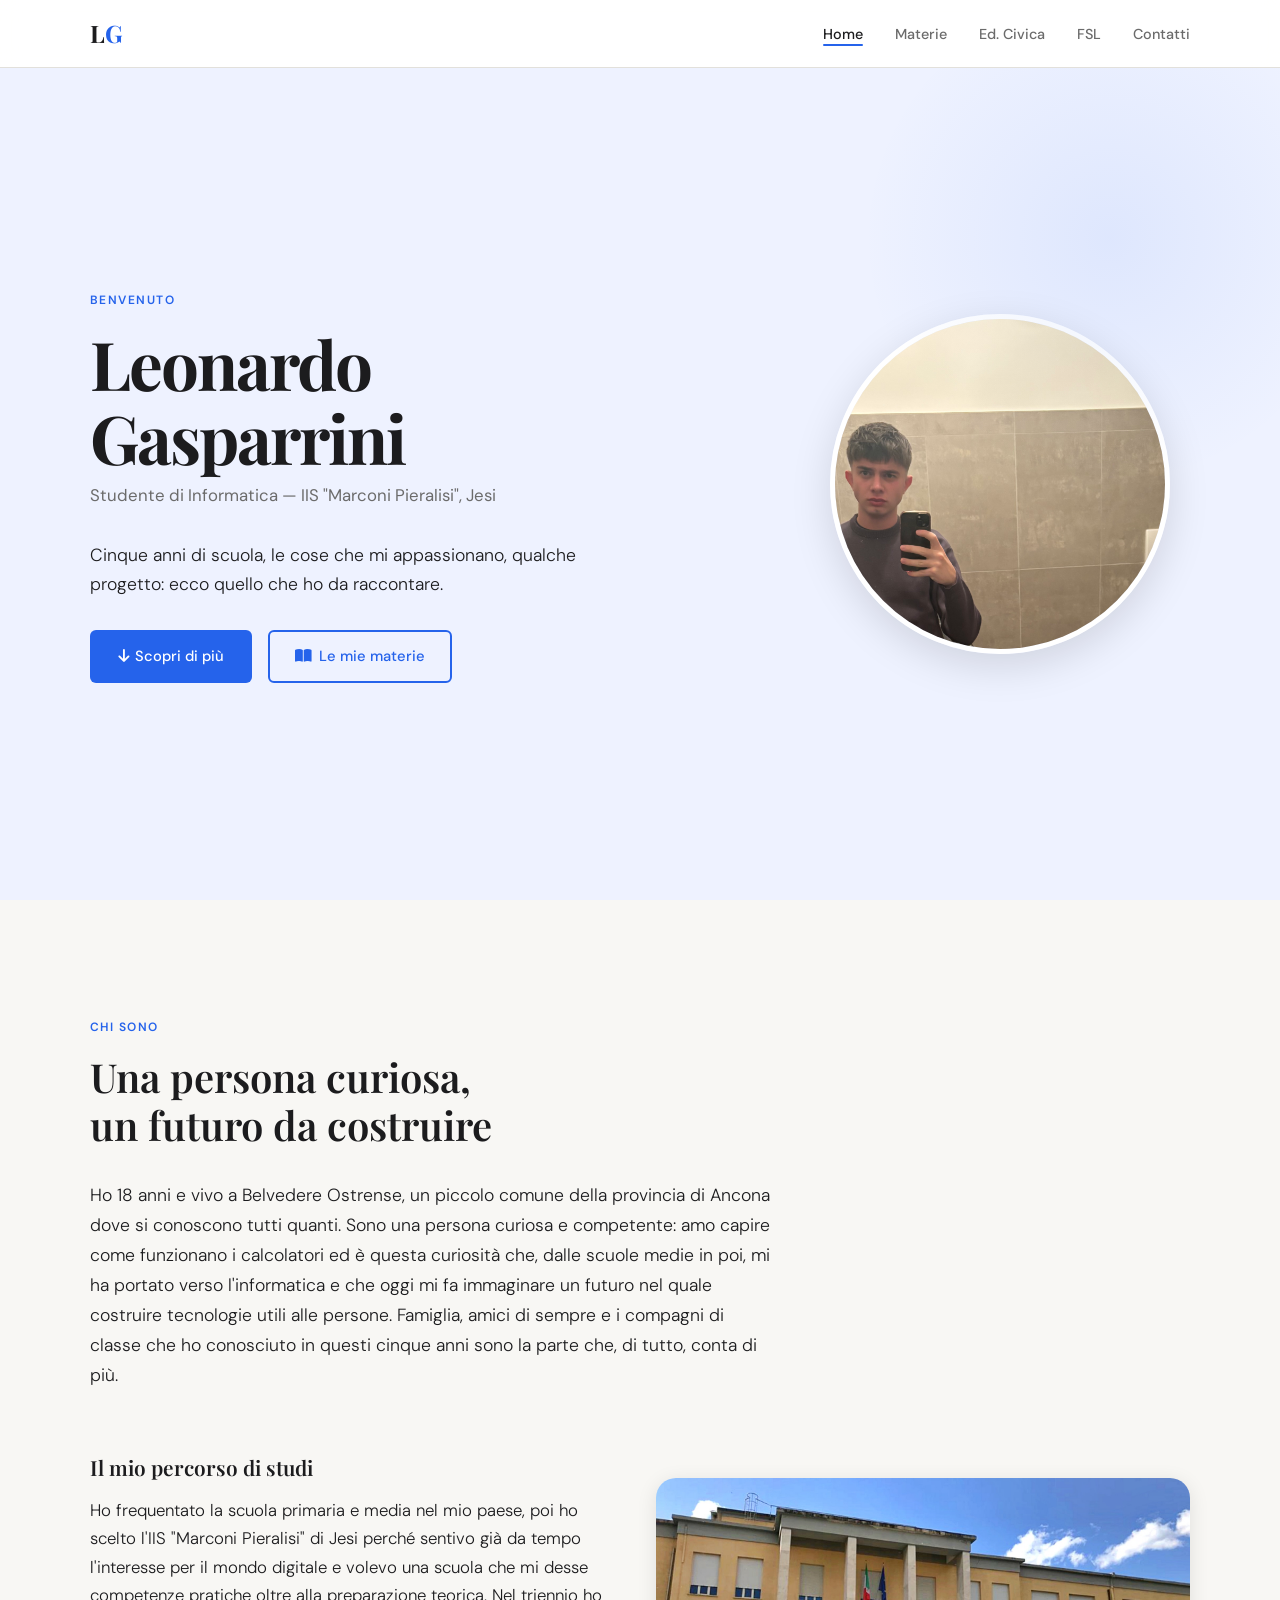
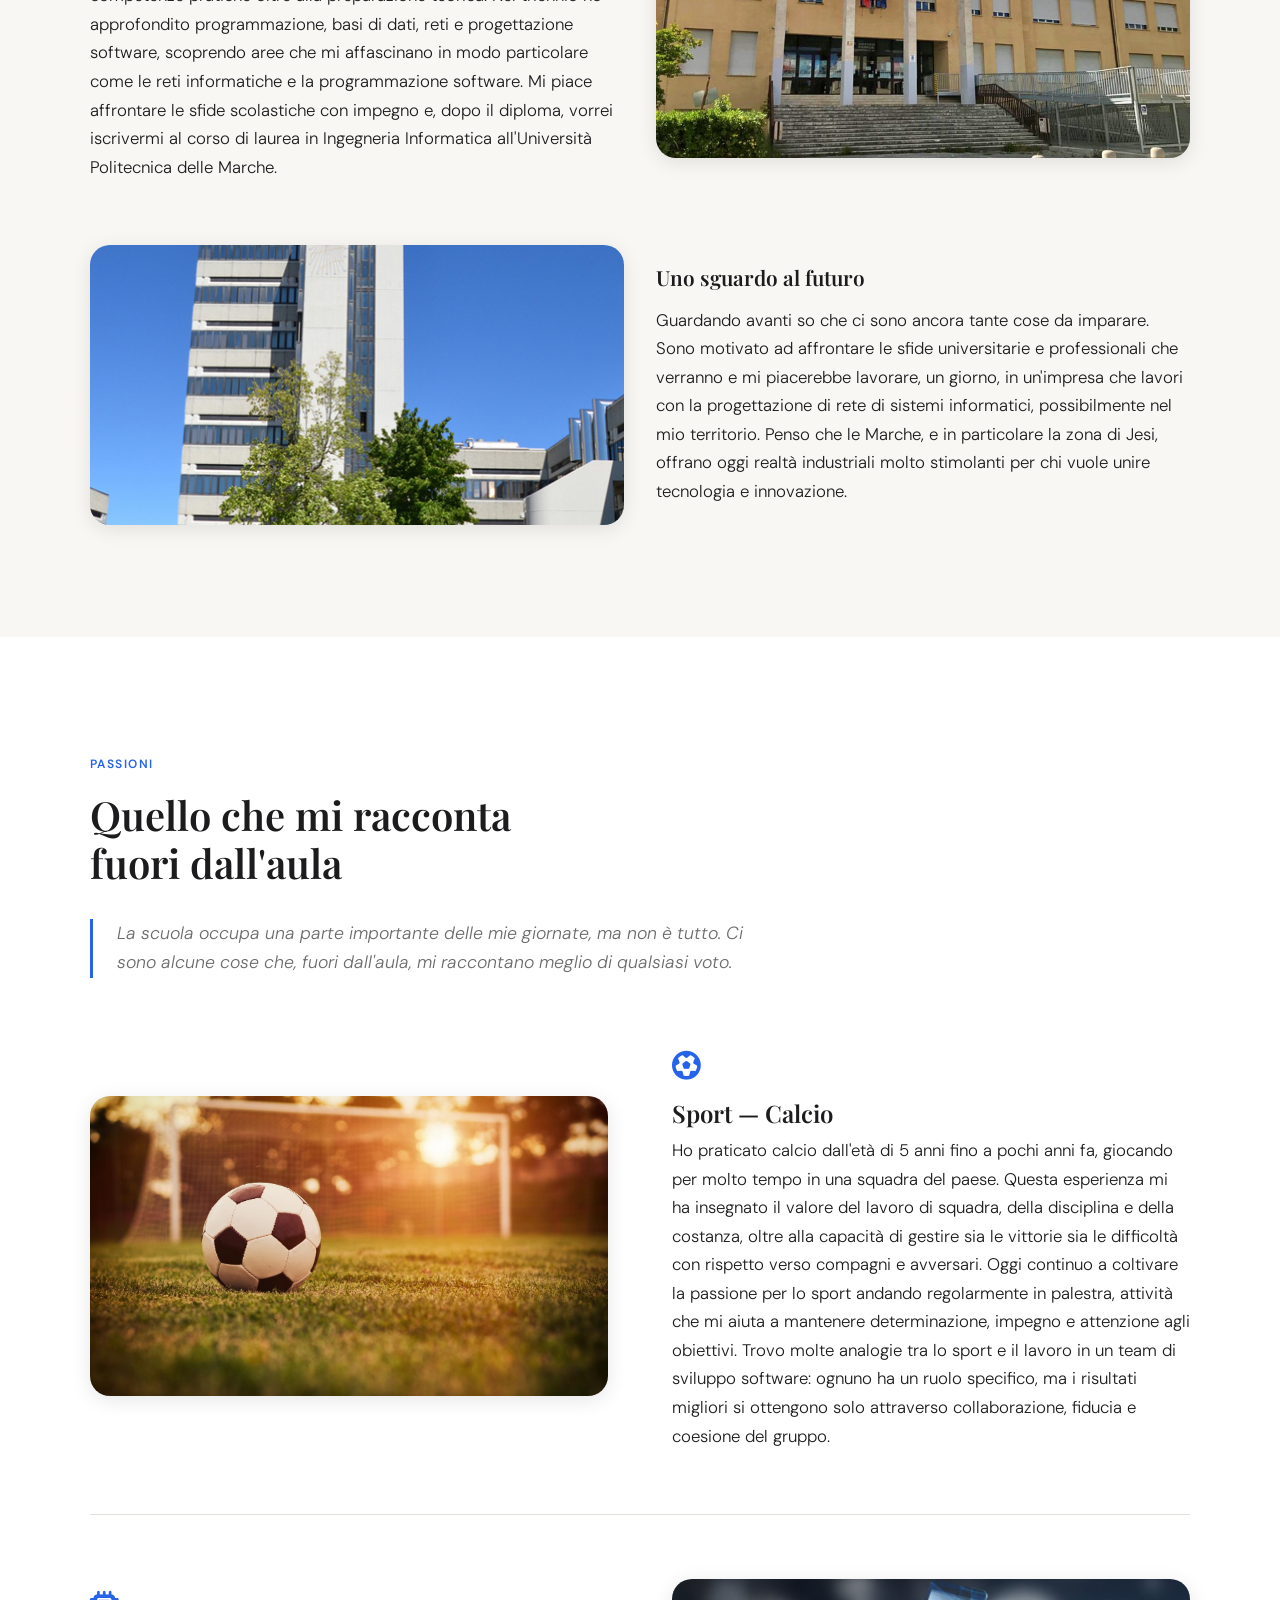
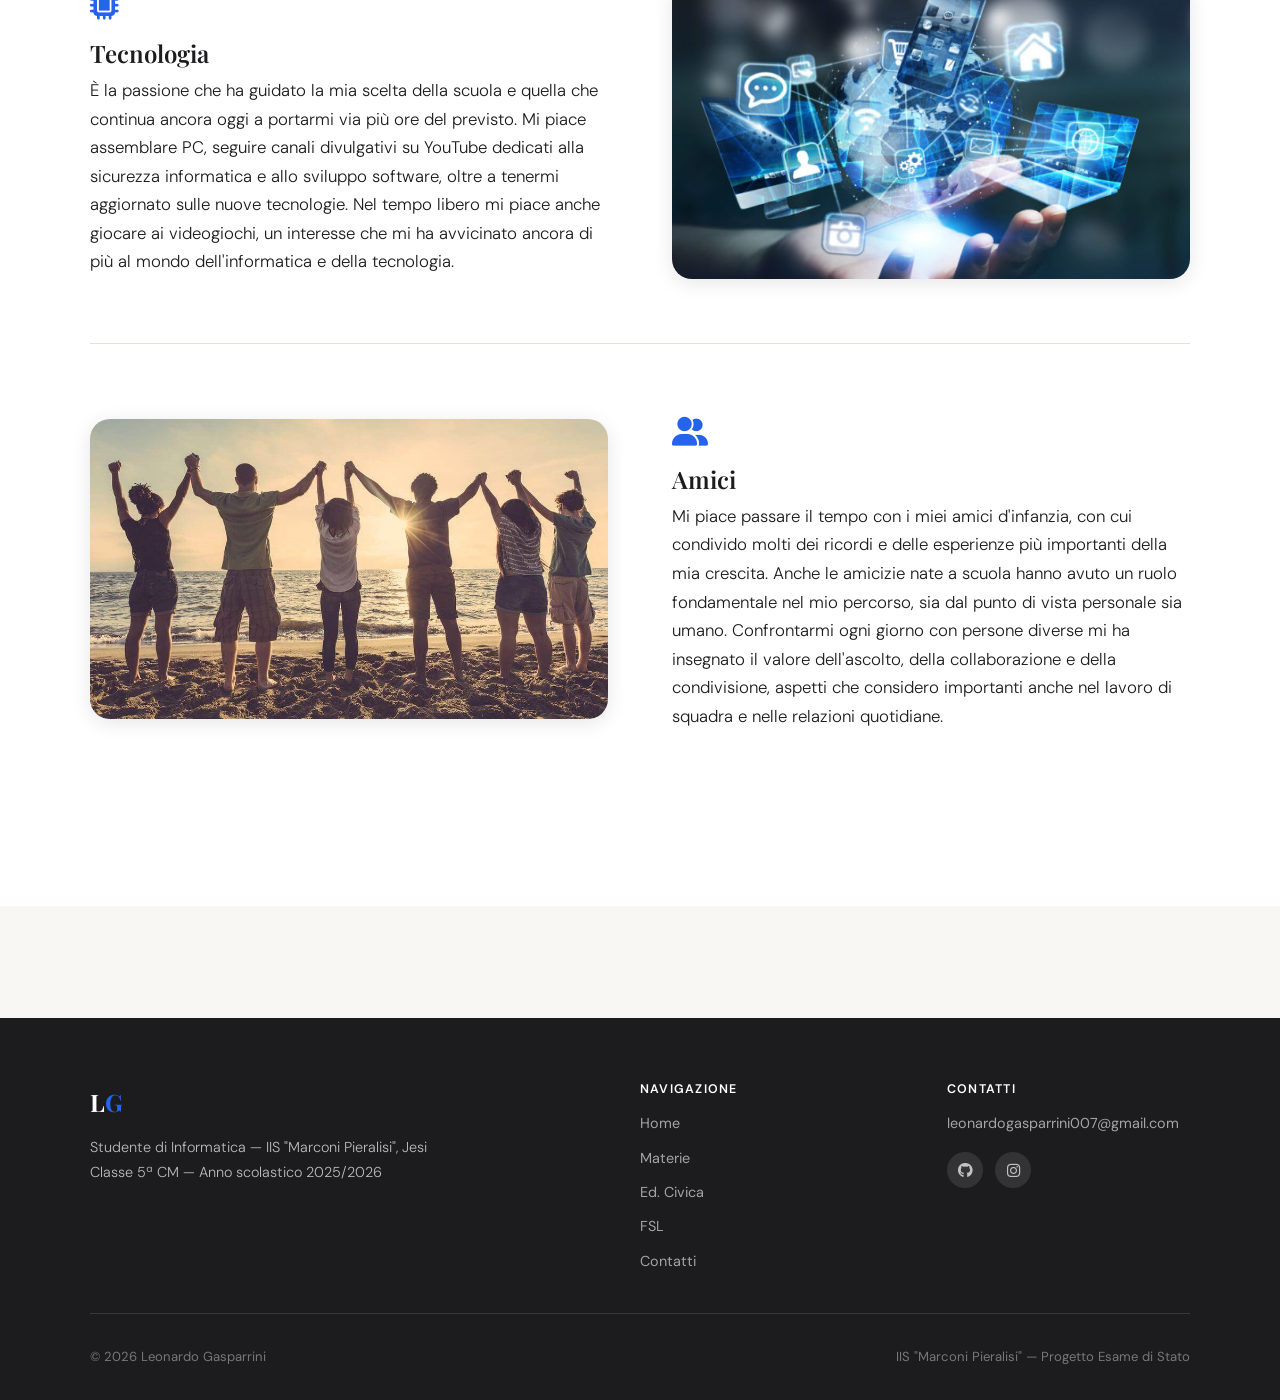
<file: index.html>
<!DOCTYPE html>
<html lang="it">
<head>
  <meta charset="UTF-8">
  <meta name="viewport" content="width=device-width, initial-scale=1.0">
  <title>Leonardo Gasparrini — Studente di Informatica</title>
  <meta name="description" content="Sito personale di Leonardo Gasparrini, studente del quinto anno IIS Marconi Pieralisi di Jesi, indirizzo Informatica e Telecomunicazioni.">
  <meta property="og:title" content="Leonardo Gasparrini — Studente di Informatica">
  <meta property="og:description" content="Cinque anni di scuola, le cose che mi appassionano, qualche progetto: ecco quello che ho da raccontare.">
  <link rel="stylesheet" href="style.css">
  <link rel="stylesheet" href="https://cdnjs.cloudflare.com/ajax/libs/font-awesome/6.5.0/css/all.min.css">
</head>
<body>

  <!-- NAVIGAZIONE -->
  <header class="site-nav" role="banner">
    <div class="container nav-inner">
      <a href="index.html" class="nav-logo" aria-label="Torna alla home">L<span>G</span></a>
      <nav aria-label="Navigazione principale">
        <ul class="nav-links">
          <li><a href="#home" class="active">Home</a></li>
          <li><a href="materie.html">Materie</a></li>
          <li><a href="educazione-civica.html">Ed. Civica</a></li>
          <li><a href="pcto.html">FSL</a></li>
          <li><a href="contatti.html">Contatti</a></li>
        </ul>
      </nav>
      <button class="nav-hamburger" aria-label="Apri menu" aria-expanded="false" aria-controls="mobile-menu">
        <span></span><span></span><span></span>
      </button>
    </div>
  </header>

  <!-- MENU MOBILE -->
  <nav class="nav-mobile" id="mobile-menu" aria-label="Navigazione mobile">
    <a href="#home">Home</a>
    <a href="materie.html">Materie</a>
    <a href="educazione-civica.html">Ed. Civica</a>
    <a href="pcto.html">FSL</a>
    <a href="contatti.html">Contatti</a>
  </nav>

  <main>

    <!-- ══════════════════════════════════════════
         SEZIONE HERO
    ══════════════════════════════════════════ -->
    <section id="home" class="hero-section" aria-labelledby="hero-name">
      <div class="container">
        <div class="hero-grid">

          <div class="hero-text">
            <span class="section-label">Benvenuto</span>
            <h1 class="hero-name" id="hero-name">Leonardo<br>Gasparrini</h1>
            <p class="hero-subtitle">Studente di Informatica — IIS "Marconi Pieralisi", Jesi</p>
            <p class="hero-welcome">Cinque anni di scuola, le cose che mi appassionano, qualche progetto: ecco quello che ho da raccontare.</p>
            <div class="hero-cta">
              <a href="#chi-sono" class="btn btn-primary">
                <i class="fa-solid fa-arrow-down" aria-hidden="true"></i> Scopri di più
              </a>
              <a href="materie.html" class="btn btn-outline">
                <i class="fa-solid fa-book-open" aria-hidden="true"></i> Le mie materie
              </a>
            </div>
          </div>

          <div class="hero-photo-wrap">
            <img
              src="immagini/profilo.jpeg"
              alt="Foto profilo di Leonardo Gasparrini"
              class="hero-photo"
              width="340" height="340"
            >
          </div>

        </div>
      </div>
    </section>

    <!-- ══════════════════════════════════════════
         SEZIONE CHI SONO
    ══════════════════════════════════════════ -->
    <section id="chi-sono" class="about-section" aria-labelledby="about-heading">
      <div class="container">

        <span class="section-label">Chi sono</span>
        <h2 class="section-heading" id="about-heading">Una persona curiosa,<br>un futuro da costruire</h2>

        <p class="about-intro fade-in">
          Ho 18 anni e vivo a Belvedere Ostrense, un piccolo comune della provincia di Ancona
          dove si conoscono tutti quanti. Sono una persona curiosa e competente: amo capire come
          funzionano i calcolatori ed è questa curiosità che, dalle scuole medie in poi, mi ha portato
          verso l'informatica e che oggi mi fa immaginare un futuro nel quale costruire tecnologie utili
          alle persone. Famiglia, amici di sempre e i compagni di classe che ho conosciuto in questi
          cinque anni sono la parte che, di tutto, conta di più.
        </p>

        <div class="about-blocks">

          <!-- Blocco 1: Percorso di studi -->
          <div class="about-block fade-in">
            <div class="about-block-text">
              <h3>Il mio percorso di studi</h3>
              <p>
                Ho frequentato la scuola primaria e media nel mio paese, poi ho scelto l'IIS "Marconi Pieralisi"
                di Jesi perché sentivo già da tempo l'interesse per il mondo digitale e volevo una scuola che mi
                desse competenze pratiche oltre alla preparazione teorica. Nel triennio ho approfondito
                programmazione, basi di dati, reti e progettazione software, scoprendo aree che mi affascinano
                in modo particolare come le reti informatiche e la programmazione software. Mi piace affrontare
                le sfide scolastiche con impegno e, dopo il diploma, vorrei iscrivermi al corso di laurea in
                Ingegneria Informatica all'Università Politecnica delle Marche.
              </p>
            </div>
            <img
              src="immagini/scuola-marconi.jpeg"
              alt="L'istituto IIS Marconi Pieralisi di Jesi"
              class="about-block-img"
              loading="lazy"
              width="540" height="280"
            >
          </div>

          <!-- Blocco 2: Sguardo al futuro -->
          <div class="about-block reverse fade-in">
            <div class="about-block-text">
              <h3>Uno sguardo al futuro</h3>
              <p>
                Guardando avanti so che ci sono ancora tante cose da imparare. Sono motivato ad affrontare
                le sfide universitarie e professionali che verranno e mi piacerebbe lavorare, un giorno, in
                un'impresa che lavori con la progettazione di rete di sistemi informatici, possibilmente nel
                mio territorio. Penso che le Marche, e in particolare la zona di Jesi, offrano oggi realtà
                industriali molto stimolanti per chi vuole unire tecnologia e innovazione.
              </p>
            </div>
            <img
              src="immagini/univpm-ancona.jpg"
              alt="Università Politecnica delle Marche, Ancona"
              class="about-block-img"
              loading="lazy"
              width="540" height="280"
            >
          </div>

        </div>
      </div>
    </section>

    <!-- ══════════════════════════════════════════
         SEZIONE PASSIONI
    ══════════════════════════════════════════ -->
    <section id="passioni" class="passions-section" aria-labelledby="passions-heading">
      <div class="container">

        <span class="section-label">Passioni</span>
        <h2 class="section-heading" id="passions-heading">Quello che mi racconta<br>fuori dall'aula</h2>

        <p class="passions-bridge fade-in">
          La scuola occupa una parte importante delle mie giornate, ma non è tutto. Ci sono alcune
          cose che, fuori dall'aula, mi raccontano meglio di qualsiasi voto.
        </p>

        <!-- Passione: Calcio -->
        <div class="passion-block fade-in">
          <img
            src="immagini/passione-calcio.jpg"
            alt="Campo da calcio - passione per lo sport"
            class="passion-img"
            loading="lazy"
            width="540" height="300"
          >
          <div class="passion-content">
            <div class="passion-icon" aria-hidden="true">
              <i class="fa-solid fa-futbol"></i>
            </div>
            <h3>Sport — Calcio</h3>
            <p>
              Ho praticato calcio dall'età di 5 anni fino a pochi anni fa, giocando per molto tempo in
              una squadra del paese. Questa esperienza mi ha insegnato il valore del lavoro di squadra,
              della disciplina e della costanza, oltre alla capacità di gestire sia le vittorie sia le
              difficoltà con rispetto verso compagni e avversari. Oggi continuo a coltivare la passione
              per lo sport andando regolarmente in palestra, attività che mi aiuta a mantenere
              determinazione, impegno e attenzione agli obiettivi. Trovo molte analogie tra lo sport e il
              lavoro in un team di sviluppo software: ognuno ha un ruolo specifico, ma i risultati
              migliori si ottengono solo attraverso collaborazione, fiducia e coesione del gruppo.
            </p>
          </div>
        </div>

        <!-- Passione: Tecnologia -->
        <div class="passion-block reverse fade-in">
          <img
            src="immagini/passione-tecnologia.jpg"
            alt="Computer e tecnologia - passione informatica"
            class="passion-img"
            loading="lazy"
            width="540" height="300"
          >
          <div class="passion-content">
            <div class="passion-icon" aria-hidden="true">
              <i class="fa-solid fa-microchip"></i>
            </div>
            <h3>Tecnologia</h3>
            <p>
              È la passione che ha guidato la mia scelta della scuola e quella che continua ancora oggi
              a portarmi via più ore del previsto. Mi piace assemblare PC, seguire canali divulgativi su
              YouTube dedicati alla sicurezza informatica e allo sviluppo software, oltre a tenermi
              aggiornato sulle nuove tecnologie. Nel tempo libero mi piace anche giocare ai videogiochi,
              un interesse che mi ha avvicinato ancora di più al mondo dell'informatica e della tecnologia.
            </p>
          </div>
        </div>

        <!-- Passione: Amici -->
        <div class="passion-block fade-in">
          <img
            src="immagini/passione-musica.jpg"
            alt="Momenti con gli amici"
            class="passion-img"
            loading="lazy"
            width="540" height="300"
          >
          <div class="passion-content">
            <div class="passion-icon" aria-hidden="true">
              <i class="fa-solid fa-user-group"></i>
            </div>
            <h3>Amici</h3>
            <p>
              Mi piace passare il tempo con i miei amici d'infanzia, con cui condivido molti dei ricordi
              e delle esperienze più importanti della mia crescita. Anche le amicizie nate a scuola hanno
              avuto un ruolo fondamentale nel mio percorso, sia dal punto di vista personale sia umano.
              Confrontarmi ogni giorno con persone diverse mi ha insegnato il valore dell'ascolto, della
              collaborazione e della condivisione, aspetti che considero importanti anche nel lavoro di
              squadra e nelle relazioni quotidiane.
            </p>
          </div>
        </div>

      </div>
    </section>

  </main>

  <!-- FOOTER -->
  <footer class="site-footer" role="contentinfo">
    <div class="container">
      <div class="footer-grid">

        <div class="footer-brand">
          <a href="index.html" class="nav-logo">L<span>G</span></a>
          <p>Studente di Informatica — IIS "Marconi Pieralisi", Jesi<br>
          Classe 5ª CM — Anno scolastico 2025/2026</p>
        </div>

        <div class="footer-col">
          <h4>Navigazione</h4>
          <ul>
            <li><a href="index.html">Home</a></li>
            <li><a href="materie.html">Materie</a></li>
            <li><a href="educazione-civica.html">Ed. Civica</a></li>
            <li><a href="pcto.html">FSL</a></li>
            <li><a href="contatti.html">Contatti</a></li>
          </ul>
        </div>

        <div class="footer-col">
          <h4>Contatti</h4>
          <ul>
            <li><a href="mailto:leonardogasparrini007@gmail.com">leonardogasparrini007@gmail.com</a></li>
          </ul>
          <div class="footer-social" style="margin-top:1rem;">
            <a href="https://github.com/Leoprince07" target="_blank" rel="noopener" aria-label="GitHub di Leonardo Gasparrini">
              <i class="fa-brands fa-github" aria-hidden="true"></i>
            </a>
            <a href="https://instagram.com/leonardogasparrini_" target="_blank" rel="noopener" aria-label="Instagram di Leonardo Gasparrini">
              <i class="fa-brands fa-instagram" aria-hidden="true"></i>
            </a>
          </div>
        </div>

      </div>

      <div class="footer-bottom">
        <span>© 2026 Leonardo Gasparrini</span>
        <span>IIS "Marconi Pieralisi" — Progetto Esame di Stato</span>
      </div>
    </div>
  </footer>

  <script src="script.js"></script>
</body>
</html>
</file>
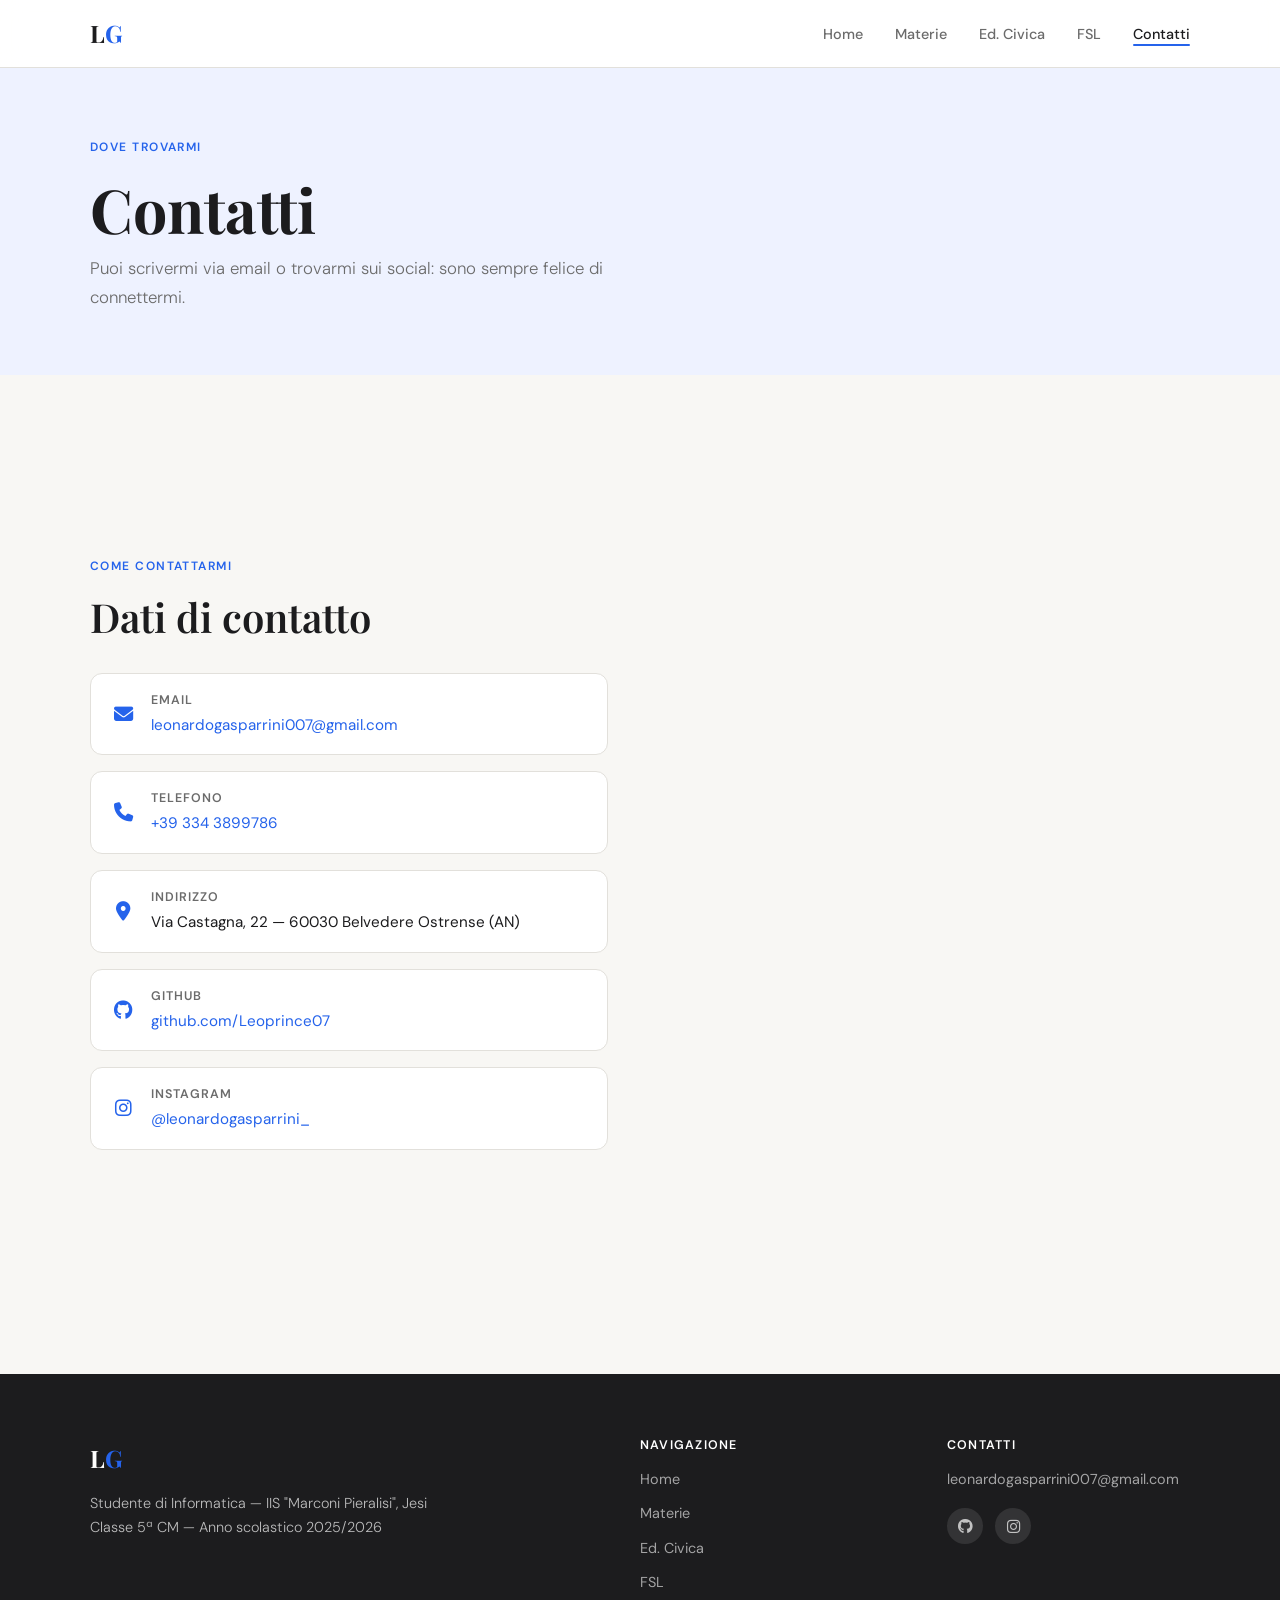
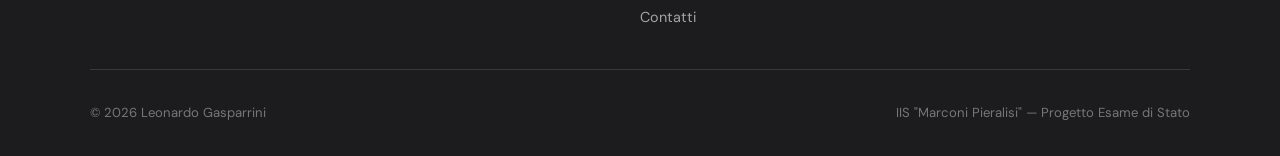
<file: contatti.html>
<!DOCTYPE html>
<html lang="it">
<head>
  <meta charset="UTF-8">
  <meta name="viewport" content="width=device-width, initial-scale=1.0">
  <title>Contatti — Leonardo Gasparrini</title>
  <meta name="description" content="Contatti di Leonardo Gasparrini: email, telefono, GitHub e Instagram. Studente di Informatica all'IIS Marconi Pieralisi di Jesi.">
  <meta property="og:title" content="Contatti — Leonardo Gasparrini">
  <link rel="stylesheet" href="style.css">
  <link rel="stylesheet" href="https://cdnjs.cloudflare.com/ajax/libs/font-awesome/6.5.0/css/all.min.css">
  <style>
    /* Stile aggiuntivo per la pagina contatti */
    .contacts-hero-img {
      width: 100%;
      height: 340px;
      object-fit: cover;
      border-radius: var(--radius-lg);
      box-shadow: var(--shadow-md);
    }

    .contact-item-info { display: flex; flex-direction: column; gap: 0.1rem; }
  </style>
</head>
<body>

  <!-- NAVIGAZIONE -->
  <header class="site-nav" role="banner">
    <div class="container nav-inner">
      <a href="index.html" class="nav-logo" aria-label="Torna alla home">L<span>G</span></a>
      <nav aria-label="Navigazione principale">
        <ul class="nav-links">
          <li><a href="index.html">Home</a></li>
          <li><a href="materie.html">Materie</a></li>
          <li><a href="educazione-civica.html">Ed. Civica</a></li>
          <li><a href="pcto.html">FSL</a></li>
          <li><a href="contatti.html" class="active">Contatti</a></li>
        </ul>
      </nav>
      <button class="nav-hamburger" aria-label="Apri menu" aria-expanded="false" aria-controls="mobile-menu">
        <span></span><span></span><span></span>
      </button>
    </div>
  </header>

  <nav class="nav-mobile" id="mobile-menu" aria-label="Navigazione mobile">
    <a href="index.html">Home</a>
    <a href="materie.html">Materie</a>
    <a href="educazione-civica.html">Ed. Civica</a>
    <a href="pcto.html">FSL</a>
    <a href="contatti.html">Contatti</a>
  </nav>

  <main>

    <!-- Hero pagina -->
    <div class="page-hero">
      <div class="container">
        <span class="section-label">Dove trovarmi</span>
        <h1>Contatti</h1>
        <p>Puoi scrivermi via email o trovarmi sui social: sono sempre felice di connettermi.</p>
      </div>
    </div>

    <section class="contacts-section" aria-labelledby="contacts-heading">
      <div class="container">

        <div class="contacts-grid">

          <!-- Lista contatti -->
          <div>
            <span class="section-label">Come contattarmi</span>
            <h2 id="contacts-heading" style="margin-bottom: var(--space-md);">Dati di contatto</h2>

            <div class="contact-list">

              <div class="contact-item fade-in">
                <i class="fa-solid fa-envelope" aria-hidden="true"></i>
                <div class="contact-item-info">
                  <span class="contact-item-label">Email</span>
                  <a href="mailto:leonardogasparrini007@gmail.com" class="contact-item-value">
                    leonardogasparrini007@gmail.com
                  </a>
                </div>
              </div>

              <div class="contact-item fade-in">
                <i class="fa-solid fa-phone" aria-hidden="true"></i>
                <div class="contact-item-info">
                  <span class="contact-item-label">Telefono</span>
                  <a href="tel:+393343899786" class="contact-item-value">+39 334 3899786</a>
                </div>
              </div>

              <div class="contact-item fade-in">
                <i class="fa-solid fa-location-dot" aria-hidden="true"></i>
                <div class="contact-item-info">
                  <span class="contact-item-label">Indirizzo</span>
                  <span class="contact-item-value">Via Castagna, 22 — 60030 Belvedere Ostrense (AN)</span>
                </div>
              </div>

              <a
                href="https://github.com/Leoprince07"
                target="_blank"
                rel="noopener"
                class="contact-item fade-in"
                aria-label="Profilo GitHub di Leonardo Gasparrini (si apre in nuova scheda)"
              >
                <i class="fa-brands fa-github" aria-hidden="true"></i>
                <div class="contact-item-info">
                  <span class="contact-item-label">GitHub</span>
                  <span class="contact-item-value">github.com/Leoprince07</span>
                </div>
              </a>

              <a
                href="https://instagram.com/leonardogasparrini_"
                target="_blank"
                rel="noopener"
                class="contact-item fade-in"
                aria-label="Profilo Instagram di Leonardo Gasparrini (si apre in nuova scheda)"
              >
                <i class="fa-brands fa-instagram" aria-hidden="true"></i>
                <div class="contact-item-info">
                  <span class="contact-item-label">Instagram</span>
                  <span class="contact-item-value">@leonardogasparrini_</span>
                </div>
              </a>

            </div>
          </div>

        </div>
      </div>
    </section>

  </main>

  <!-- FOOTER -->
  <footer class="site-footer" role="contentinfo">
    <div class="container">
      <div class="footer-grid">
        <div class="footer-brand">
          <a href="index.html" class="nav-logo">L<span>G</span></a>
          <p>Studente di Informatica — IIS "Marconi Pieralisi", Jesi<br>
          Classe 5ª CM — Anno scolastico 2025/2026</p>
        </div>
        <div class="footer-col">
          <h4>Navigazione</h4>
          <ul>
            <li><a href="index.html">Home</a></li>
            <li><a href="materie.html">Materie</a></li>
            <li><a href="educazione-civica.html">Ed. Civica</a></li>
            <li><a href="pcto.html">FSL</a></li>
            <li><a href="contatti.html">Contatti</a></li>
          </ul>
        </div>
        <div class="footer-col">
          <h4>Contatti</h4>
          <ul>
            <li><a href="mailto:leonardogasparrini007@gmail.com">leonardogasparrini007@gmail.com</a></li>
          </ul>
          <div class="footer-social" style="margin-top:1rem;">
            <a href="https://github.com/Leoprince07" target="_blank" rel="noopener" aria-label="GitHub">
              <i class="fa-brands fa-github" aria-hidden="true"></i>
            </a>
            <a href="https://instagram.com/leonardogasparrini_" target="_blank" rel="noopener" aria-label="Instagram">
              <i class="fa-brands fa-instagram" aria-hidden="true"></i>
            </a>
          </div>
        </div>
      </div>
      <div class="footer-bottom">
        <span>© 2026 Leonardo Gasparrini</span>
        <span>IIS "Marconi Pieralisi" — Progetto Esame di Stato</span>
      </div>
    </div>
  </footer>

  <script src="script.js"></script>
</body>
</html>
</file>
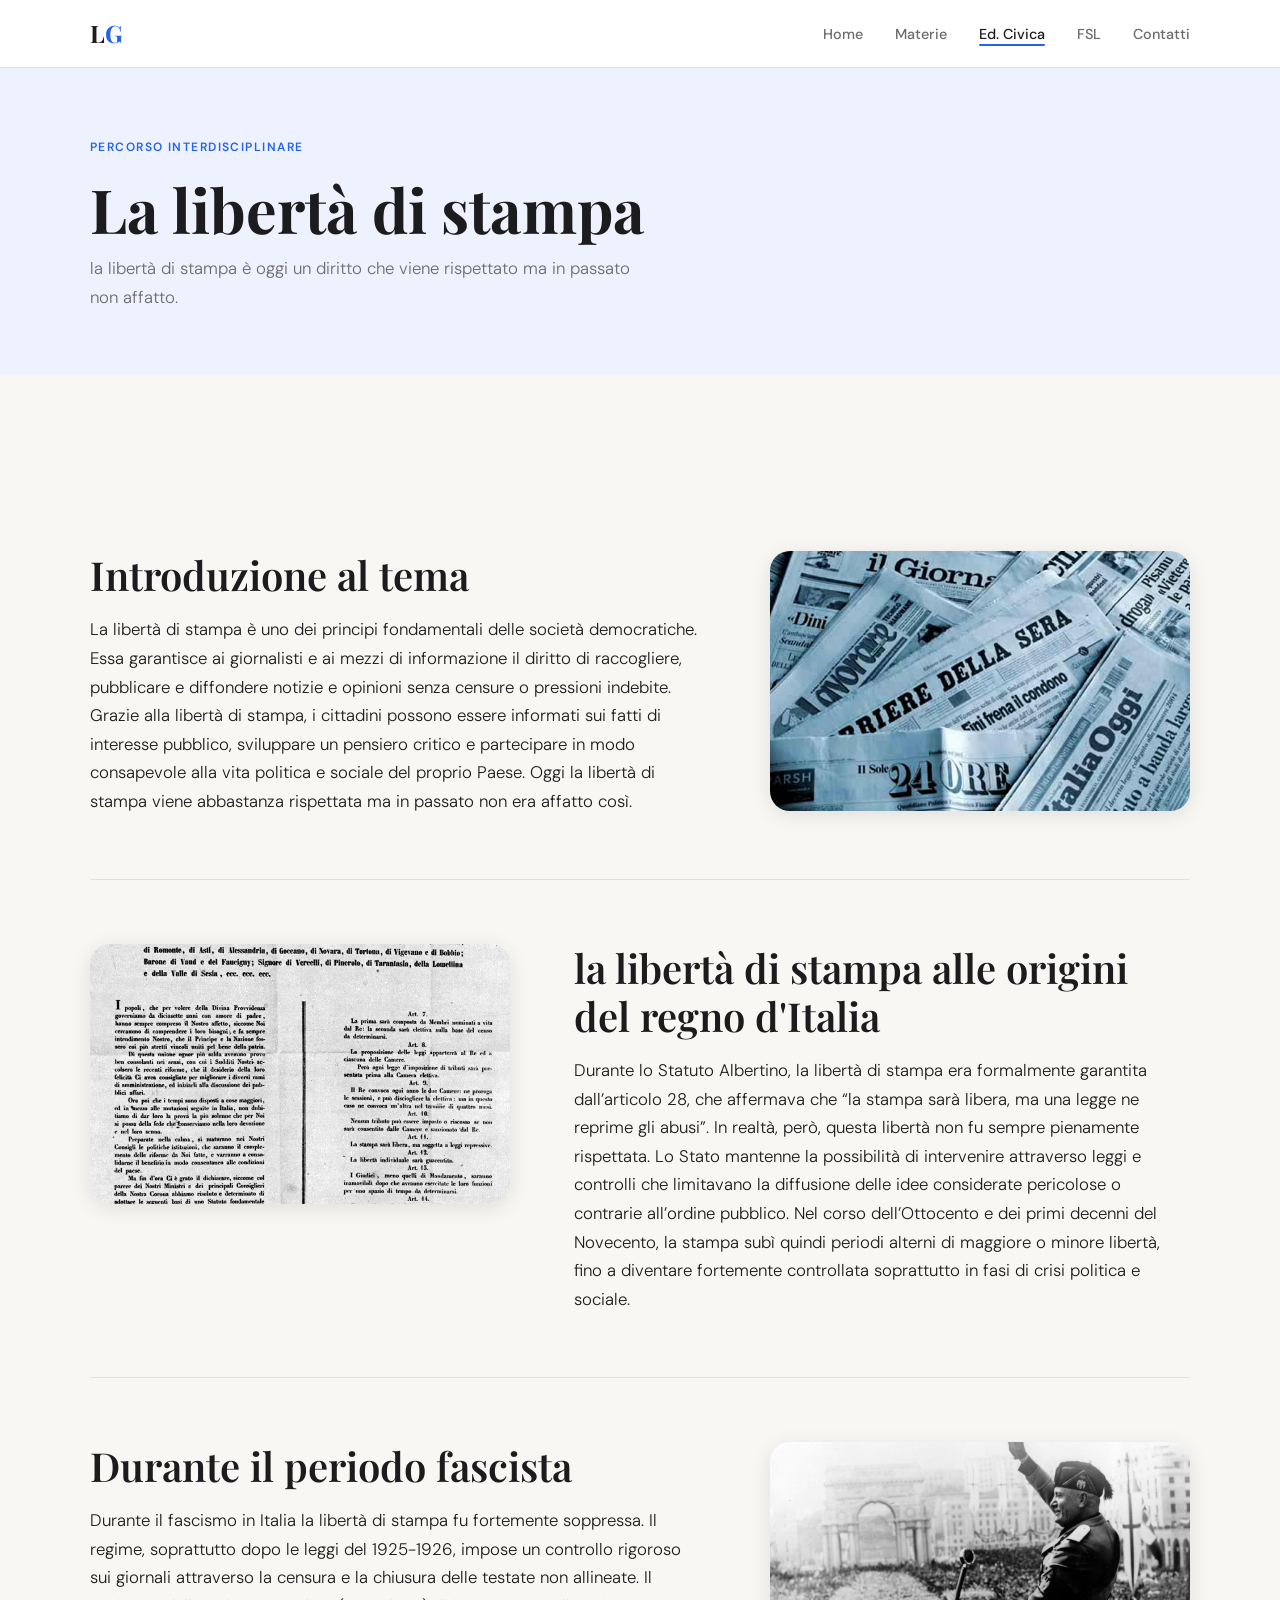
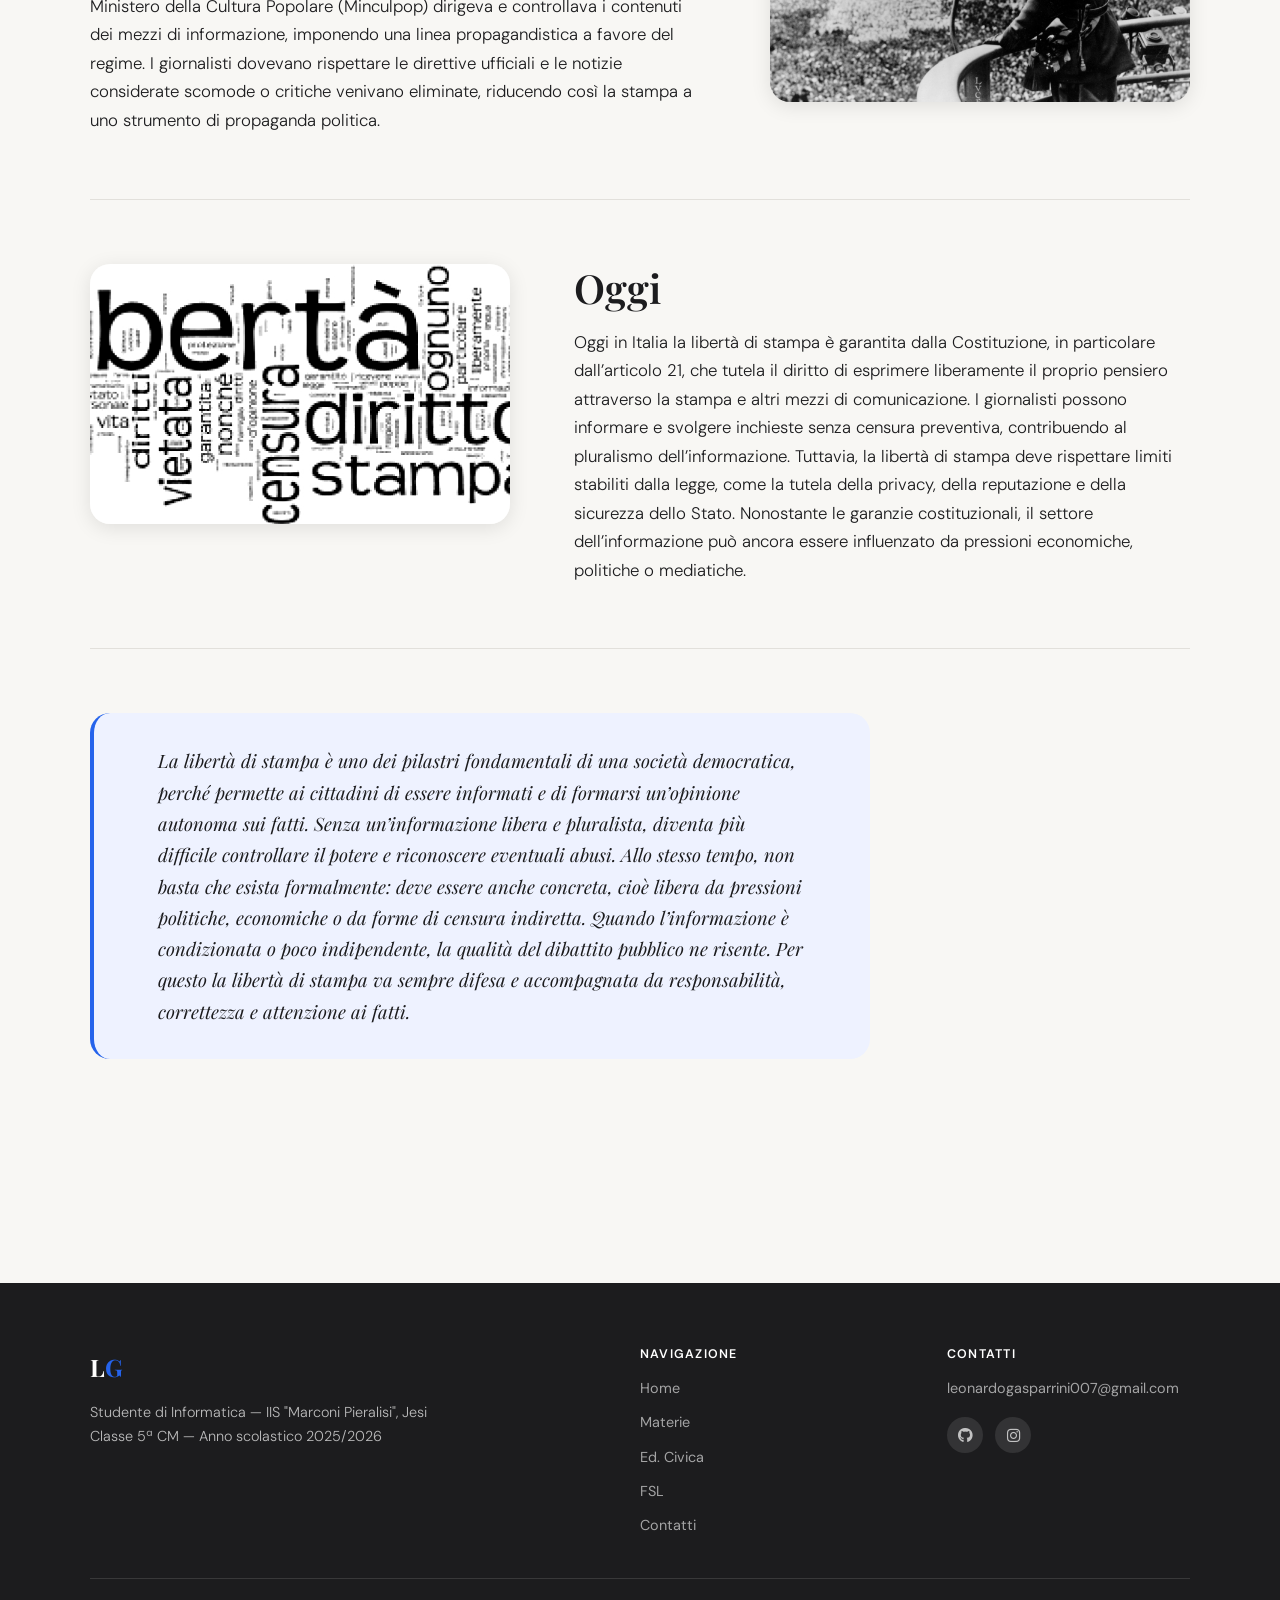
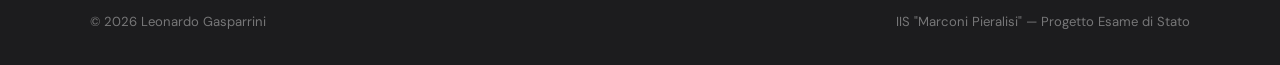
<file: educazione-civica.html>
<!DOCTYPE html>
<html lang="it">
<head>
  <meta charset="UTF-8">
  <meta name="viewport" content="width=device-width, initial-scale=1.0">
  <title>Educazione Civica — Leonardo Gasparrini</title>
  <meta name="description" content="Percorso di Educazione Civica: Cittadinanza digitale, cyberbullismo, privacy e pensiero critico. IIS Marconi Pieralisi, 5ª CM.">
  <meta property="og:title" content="Educazione Civica — Leonardo Gasparrini">
  <link rel="stylesheet" href="style.css">
  <link rel="stylesheet" href="https://cdnjs.cloudflare.com/ajax/libs/font-awesome/6.5.0/css/all.min.css">
</head>
<body>

  <!-- NAVIGAZIONE -->
  <header class="site-nav" role="banner">
    <div class="container nav-inner">
      <a href="index.html" class="nav-logo" aria-label="Torna alla home">L<span>G</span></a>
      <nav aria-label="Navigazione principale">
        <ul class="nav-links">
          <li><a href="index.html">Home</a></li>
          <li><a href="materie.html">Materie</a></li>
          <li><a href="educazione-civica.html" class="active">Ed. Civica</a></li>
          <li><a href="pcto.html">FSL</a></li>
          <li><a href="contatti.html">Contatti</a></li>
        </ul>
      </nav>
      <button class="nav-hamburger" aria-label="Apri menu" aria-expanded="false" aria-controls="mobile-menu">
        <span></span><span></span><span></span>
      </button>
    </div>
  </header>

  <nav class="nav-mobile" id="mobile-menu" aria-label="Navigazione mobile">
    <a href="index.html">Home</a>
    <a href="materie.html">Materie</a>
    <a href="educazione-civica.html">Ed. Civica</a>
    <a href="pcto.html">FSL</a>
    <a href="contatti.html">Contatti</a>
  </nav>

  <main>

    <!-- Hero pagina -->
    <div class="page-hero">
      <div class="container">
        <span class="section-label">Percorso interdisciplinare</span>
        <h1>La libertà di stampa</h1>
        <p>la libertà di stampa è oggi un diritto che viene rispettato ma in passato non affatto.</p>
      </div>
    </div>

    <section class="edcivica-section" aria-labelledby="edcivica-intro-heading">
      <div class="container">

        <!-- 5.1 Introduzione -->
        <div class="edcivica-block img-right fade-in">
          <div class="edcivica-text">
            <h2 id="edcivica-intro-heading">Introduzione al tema</h2>
            <p>
              La libertà di stampa è uno dei principi fondamentali delle società democratiche. 
			  Essa garantisce ai giornalisti e ai mezzi di informazione il diritto di raccogliere, pubblicare e diffondere notizie e opinioni senza censure o pressioni indebite. 
			  Grazie alla libertà di stampa, i cittadini possono essere informati sui fatti di interesse pubblico, sviluppare un pensiero critico e partecipare in modo consapevole alla vita politica e sociale del proprio Paese.
			  Oggi la libertà di stampa viene abbastanza rispettata ma in passato non era affatto così.

            </p>
          </div>
          <img
            src="immagini/edcivica-cittadinanza-digitale.jpg"
            alt="Cittadinanza digitale — partecipazione consapevole alla vita in rete"
            class="edcivica-img"
            loading="lazy"
            width="420" height="260"
          >
        </div>

        <!-- 5.2 Cos'è la cittadinanza digitale -->
        <div class="edcivica-block img-left fade-in">
          <div class="edcivica-text">
            <h2>la libertà di stampa alle origini del regno d'Italia</h2>
            <p>
             Durante lo Statuto Albertino, la libertà di stampa era formalmente garantita dall’articolo 28, che affermava che “la stampa sarà libera, ma una legge ne reprime gli abusi”. In realtà, però, questa libertà non fu sempre pienamente rispettata. Lo Stato mantenne la possibilità di intervenire attraverso leggi e controlli che limitavano la diffusione delle idee considerate pericolose o contrarie all’ordine pubblico. Nel corso dell’Ottocento e dei primi decenni del Novecento, la stampa subì quindi periodi alterni di maggiore o minore libertà, fino a diventare fortemente controllata soprattutto in fasi di crisi politica e sociale.

            </p>
          </div>
          <img
            src="immagini/edcivica-cyberbullismo.jpg"
            alt="Utilizzo consapevole degli strumenti digitali"
            class="edcivica-img"
            loading="lazy"
            width="420" height="260"
          >
        </div>

        <!-- 5.3 Il cyberbullismo -->
        <div class="edcivica-block img-right fade-in">
          <div class="edcivica-text">
            <h2>Durante il periodo fascista</h2>
            <p>
              Durante il fascismo in Italia la libertà di stampa fu fortemente soppressa. Il regime, soprattutto dopo le leggi del 1925-1926, impose un controllo rigoroso sui giornali attraverso la censura e la chiusura delle testate non allineate. Il Ministero della Cultura Popolare (Minculpop) dirigeva e controllava i contenuti dei mezzi di informazione, imponendo una linea propagandistica a favore del regime. I giornalisti dovevano rispettare le direttive ufficiali e le notizie considerate scomode o critiche venivano eliminate, riducendo così la stampa a uno strumento di propaganda politica.

            </p>
          </div>
          <img
            src="immagini/benito-mussolini-orig.jpeg"
            alt="Il fenomeno del cyberbullismo online"
            class="edcivica-img"
            loading="lazy"
            width="420" height="260"
          >
        </div>

        <!-- 5.4 Privacy -->
        <div class="edcivica-block img-left fade-in">
          <div class="edcivica-text">
            <h2>Oggi</h2>
            <p>
              Oggi in Italia la libertà di stampa è garantita dalla Costituzione, in particolare dall’articolo 21, che tutela il diritto di esprimere liberamente il proprio pensiero attraverso la stampa e altri mezzi di comunicazione. I giornalisti possono informare e svolgere inchieste senza censura preventiva, contribuendo al pluralismo dell’informazione. Tuttavia, la libertà di stampa deve rispettare limiti stabiliti dalla legge, come la tutela della privacy, della reputazione e della sicurezza dello Stato. Nonostante le garanzie costituzionali, il settore dell’informazione può ancora essere influenzato da pressioni economiche, politiche o mediatiche.

            </p>
          </div>
          <img
            src="immagini/edcivica-fake-news.jpg"
            alt="Protezione dei dati personali e privacy digitale"
            class="edcivica-img"
            loading="lazy"
            width="420" height="260"
          >
        </div>

        <!-- 5.6 Conclusione -->
        <div class="pcto-riflessione fade-in" style="margin-top: 3rem;">
          <blockquote>
           La libertà di stampa è uno dei pilastri fondamentali di una società democratica, perché permette ai cittadini di essere informati e di formarsi un’opinione autonoma sui fatti. Senza un’informazione libera e pluralista, diventa più difficile controllare il potere e riconoscere eventuali abusi.

Allo stesso tempo, non basta che esista formalmente: deve essere anche concreta, cioè libera da pressioni politiche, economiche o da forme di censura indiretta. Quando l’informazione è condizionata o poco indipendente, la qualità del dibattito pubblico ne risente. Per questo la libertà di stampa va sempre difesa e accompagnata da responsabilità, correttezza e attenzione ai fatti.

          </blockquote>
        </div>

      </div>
    </section>

  </main>

  <!-- FOOTER -->
  <footer class="site-footer" role="contentinfo">
    <div class="container">
      <div class="footer-grid">
        <div class="footer-brand">
          <a href="index.html" class="nav-logo">L<span>G</span></a>
          <p>Studente di Informatica — IIS "Marconi Pieralisi", Jesi<br>
          Classe 5ª CM — Anno scolastico 2025/2026</p>
        </div>
        <div class="footer-col">
          <h4>Navigazione</h4>
          <ul>
            <li><a href="index.html">Home</a></li>
            <li><a href="materie.html">Materie</a></li>
            <li><a href="educazione-civica.html">Ed. Civica</a></li>
            <li><a href="pcto.html">FSL</a></li>
            <li><a href="contatti.html">Contatti</a></li>
          </ul>
        </div>
        <div class="footer-col">
          <h4>Contatti</h4>
          <ul>
            <li><a href="mailto:leonardogasparrini007@gmail.com">leonardogasparrini007@gmail.com</a></li>
          </ul>
          <div class="footer-social" style="margin-top:1rem;">
            <a href="https://github.com/Leoprince07" target="_blank" rel="noopener" aria-label="GitHub">
              <i class="fa-brands fa-github" aria-hidden="true"></i>
            </a>
            <a href="https://instagram.com/leonardogasparrini_" target="_blank" rel="noopener" aria-label="Instagram">
              <i class="fa-brands fa-instagram" aria-hidden="true"></i>
            </a>
          </div>
        </div>
      </div>
      <div class="footer-bottom">
        <span>© 2026 Leonardo Gasparrini</span>
        <span>IIS "Marconi Pieralisi" — Progetto Esame di Stato</span>
      </div>
    </div>
  </footer>

  <script src="script.js"></script>
</body>
</html>
</file>
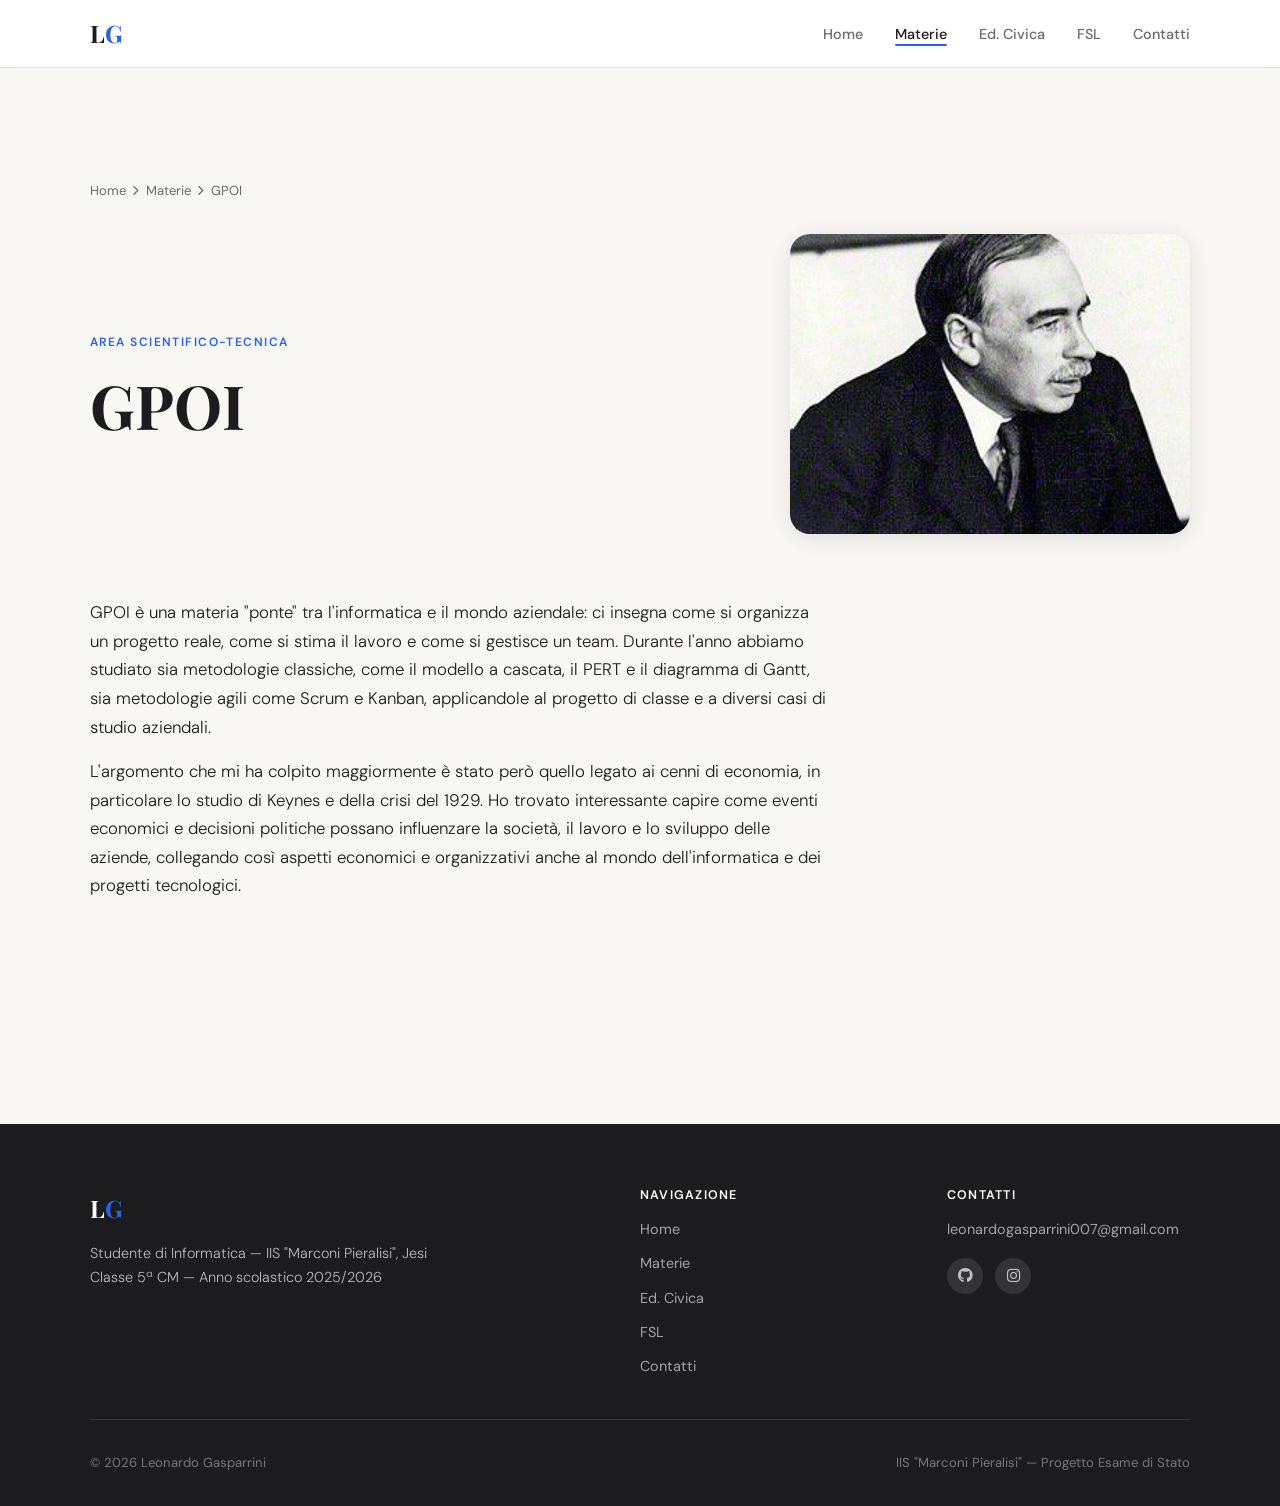
<file: materia-gpoi.html>
<!DOCTYPE html>
<html lang="it">
<head>
  <meta charset="UTF-8">
  <meta name="viewport" content="width=device-width, initial-scale=1.0">
  <title>GPOI — Leonardo Gasparrini</title>
  <meta name="description" content="GPOI – Gestione Progetto e Organizzazione d'Impresa: metodologie agili, Scrum, Gantt, PERT e cenni di economia.">
  <meta property="og:title" content="GPOI — Leonardo Gasparrini">
  <link rel="stylesheet" href="style.css">
  <link rel="stylesheet" href="https://cdnjs.cloudflare.com/ajax/libs/font-awesome/6.5.0/css/all.min.css">
</head>
<body>
  <!-- NAVIGAZIONE -->
  <header class="site-nav" role="banner">
    <div class="container nav-inner">
      <a href="index.html" class="nav-logo" aria-label="Torna alla home">L<span>G</span></a>
      <nav aria-label="Navigazione principale">
        <ul class="nav-links">
          <li><a href="index.html">Home</a></li>
          <li><a href="materie.html" class="active">Materie</a></li>
          <li><a href="educazione-civica.html">Ed. Civica</a></li>
          <li><a href="pcto.html">FSL</a></li>
          <li><a href="contatti.html">Contatti</a></li>
        </ul>
      </nav>
      <button class="nav-hamburger" aria-label="Apri menu" aria-expanded="false" aria-controls="mobile-menu">
        <span></span><span></span><span></span>
      </button>
    </div>
  </header>
  <nav class="nav-mobile" id="mobile-menu" aria-label="Navigazione mobile">
    <a href="index.html">Home</a>
    <a href="materie.html">Materie</a>
    <a href="educazione-civica.html">Ed. Civica</a>
    <a href="pcto.html">FSL</a>
    <a href="contatti.html">Contatti</a>
  </nav>
  <main>
    <section class="subject-page">
      <div class="container">
        <nav class="breadcrumb" aria-label="Breadcrumb">
          <a href="index.html">Home</a>
          <i class="fa-solid fa-chevron-right" aria-hidden="true"></i>
          <a href="materie.html">Materie</a>
          <i class="fa-solid fa-chevron-right" aria-hidden="true"></i>
          <span aria-current="page">GPOI</span>
        </nav>
        <div class="subject-page-header fade-in">
          <div>
            <span class="section-label">Area scientifico-tecnica</span>
            <h1>GPOI</h1>
          </div>
          <img src="immagini/materia-gpoi.jpg" alt="Gestione di progetto e organizzazione aziendale" class="subject-page-img" width="400" height="300" loading="lazy">
        </div>
        <div class="subject-body fade-in">
          <p>GPOI è una materia "ponte" tra l'informatica e il mondo aziendale: ci insegna come si organizza un progetto reale, come si stima il lavoro e come si gestisce un team. Durante l'anno abbiamo studiato sia metodologie classiche, come il modello a cascata, il PERT e il diagramma di Gantt, sia metodologie agili come Scrum e Kanban, applicandole al progetto di classe e a diversi casi di studio aziendali.</p>
          <p>L'argomento che mi ha colpito maggiormente è stato però quello legato ai cenni di economia, in particolare lo studio di Keynes e della crisi del 1929. Ho trovato interessante capire come eventi economici e decisioni politiche possano influenzare la società, il lavoro e lo sviluppo delle aziende, collegando così aspetti economici e organizzativi anche al mondo dell'informatica e dei progetti tecnologici.</p>
        </div>
      </div>
    </section>
  </main>
  <footer class="site-footer" role="contentinfo">
    <div class="container">
      <div class="footer-grid">
        <div class="footer-brand">
          <a href="index.html" class="nav-logo">L<span>G</span></a>
          <p>Studente di Informatica — IIS "Marconi Pieralisi", Jesi<br>Classe 5ª CM — Anno scolastico 2025/2026</p>
        </div>
        <div class="footer-col">
          <h4>Navigazione</h4>
          <ul>
            <li><a href="index.html">Home</a></li>
            <li><a href="materie.html">Materie</a></li>
            <li><a href="educazione-civica.html">Ed. Civica</a></li>
            <li><a href="pcto.html">FSL</a></li>
            <li><a href="contatti.html">Contatti</a></li>
          </ul>
        </div>
        <div class="footer-col">
          <h4>Contatti</h4>
          <ul><li><a href="mailto:leonardogasparrini007@gmail.com">leonardogasparrini007@gmail.com</a></li></ul>
          <div class="footer-social" style="margin-top:1rem;">
            <a href="https://github.com/Leoprince07" target="_blank" rel="noopener" aria-label="GitHub"><i class="fa-brands fa-github" aria-hidden="true"></i></a>
            <a href="https://instagram.com/leonardogasparrini_" target="_blank" rel="noopener" aria-label="Instagram"><i class="fa-brands fa-instagram" aria-hidden="true"></i></a>
          </div>
        </div>
      </div>
      <div class="footer-bottom">
        <span>© 2026 Leonardo Gasparrini</span>
        <span>IIS "Marconi Pieralisi" — Progetto Esame di Stato</span>
      </div>
    </div>
  </footer>
  <script src="script.js"></script>
</body>
</html>
</file>
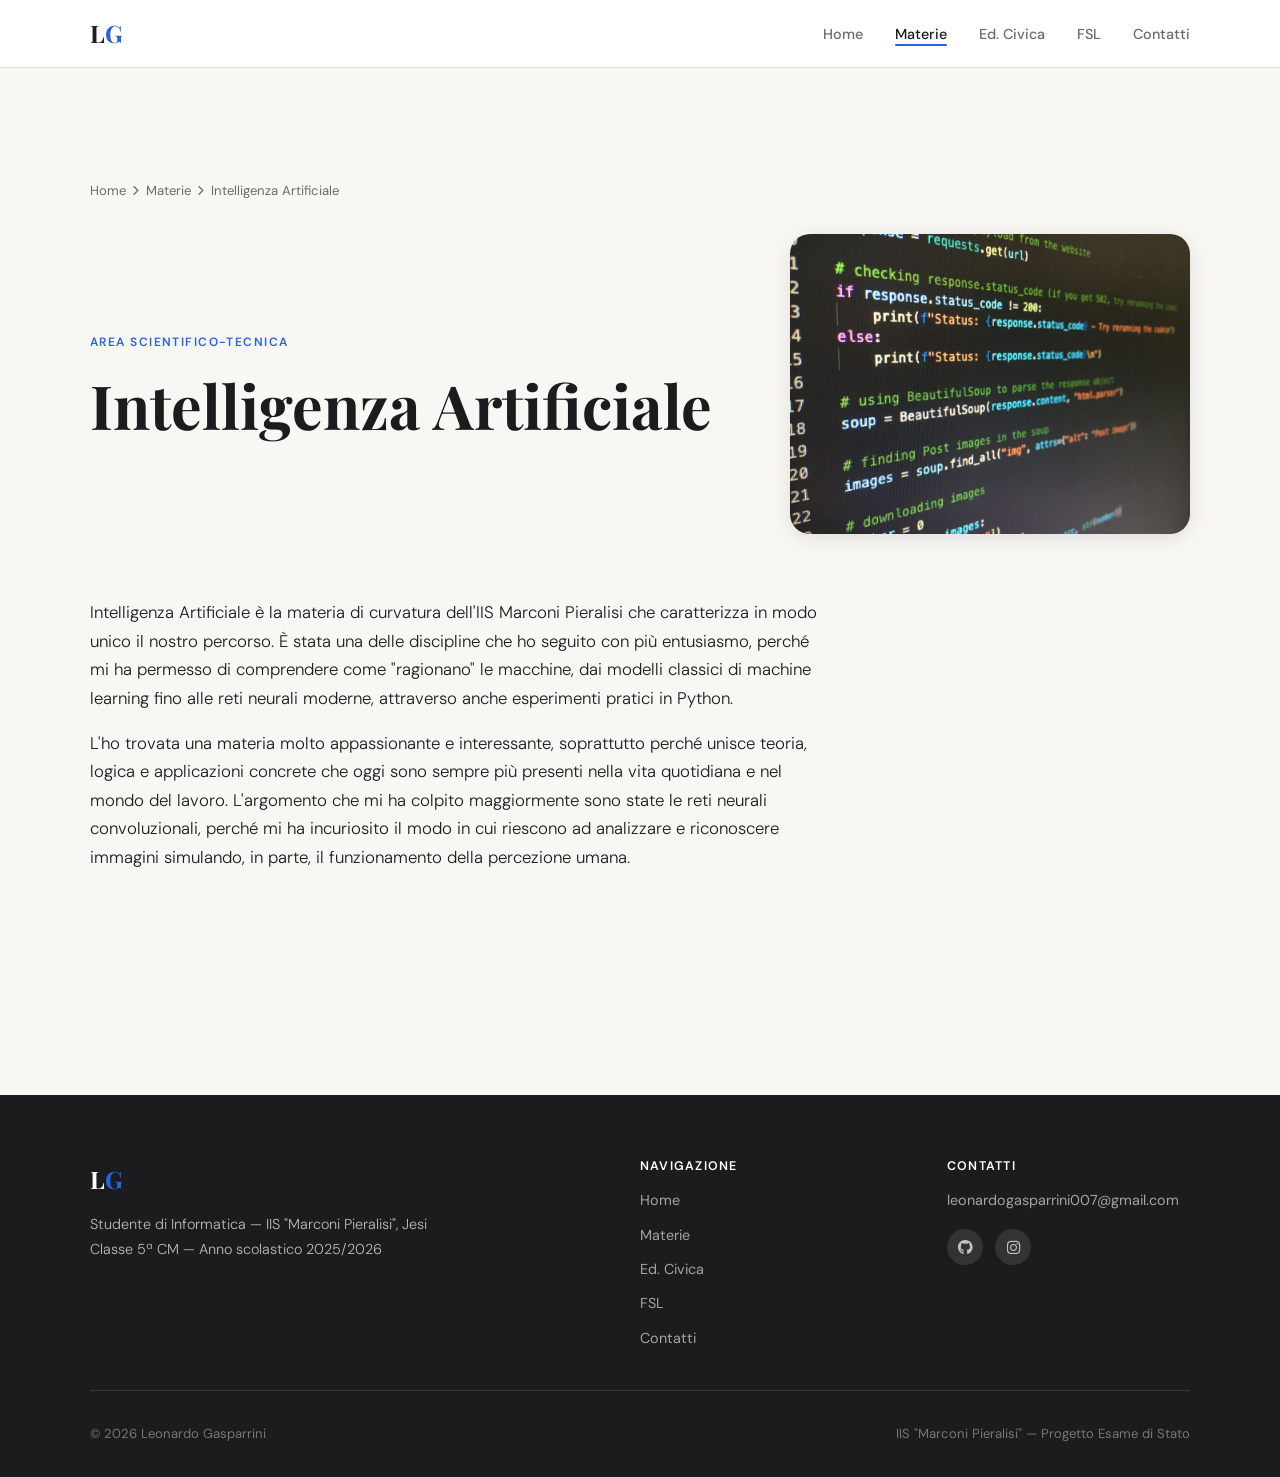
<file: materia-ia.html>
<!DOCTYPE html>
<html lang="it">
<head>
  <meta charset="UTF-8">
  <meta name="viewport" content="width=device-width, initial-scale=1.0">
  <title>Intelligenza Artificiale — Leonardo Gasparrini</title>
  <meta name="description" content="Intelligenza Artificiale: la materia di curvatura del Marconi Pieralisi. Machine learning, reti neurali e sperimentazione pratica in Python.">
  <meta property="og:title" content="Intelligenza Artificiale — Leonardo Gasparrini">
  <link rel="stylesheet" href="style.css">
  <link rel="stylesheet" href="https://cdnjs.cloudflare.com/ajax/libs/font-awesome/6.5.0/css/all.min.css">
</head>
<body>
  <!-- NAVIGAZIONE -->
  <header class="site-nav" role="banner">
    <div class="container nav-inner">
      <a href="index.html" class="nav-logo" aria-label="Torna alla home">L<span>G</span></a>
      <nav aria-label="Navigazione principale">
        <ul class="nav-links">
          <li><a href="index.html">Home</a></li>
          <li><a href="materie.html" class="active">Materie</a></li>
          <li><a href="educazione-civica.html">Ed. Civica</a></li>
          <li><a href="pcto.html">FSL</a></li>
          <li><a href="contatti.html">Contatti</a></li>
        </ul>
      </nav>
      <button class="nav-hamburger" aria-label="Apri menu" aria-expanded="false" aria-controls="mobile-menu">
        <span></span><span></span><span></span>
      </button>
    </div>
  </header>
  <nav class="nav-mobile" id="mobile-menu" aria-label="Navigazione mobile">
    <a href="index.html">Home</a>
    <a href="materie.html">Materie</a>
    <a href="educazione-civica.html">Ed. Civica</a>
    <a href="pcto.html">FSL</a>
    <a href="contatti.html">Contatti</a>
  </nav>
  <main>
    <section class="subject-page">
      <div class="container">
        <nav class="breadcrumb" aria-label="Breadcrumb">
          <a href="index.html">Home</a>
          <i class="fa-solid fa-chevron-right" aria-hidden="true"></i>
          <a href="materie.html">Materie</a>
          <i class="fa-solid fa-chevron-right" aria-hidden="true"></i>
          <span aria-current="page">Intelligenza Artificiale</span>
        </nav>
        <div class="subject-page-header fade-in">
          <div>
            <span class="section-label">Area scientifico-tecnica</span>
            <h1>Intelligenza Artificiale</h1>
          </div>
          <img src="immagini/materia-ia.jpeg" alt="Intelligenza artificiale e reti neurali" class="subject-page-img" width="400" height="300" loading="lazy">
        </div>
        <div class="subject-body fade-in">
          <p>Intelligenza Artificiale è la materia di curvatura dell'IIS Marconi Pieralisi che caratterizza in modo unico il nostro percorso. È stata una delle discipline che ho seguito con più entusiasmo, perché mi ha permesso di comprendere come "ragionano" le macchine, dai modelli classici di machine learning fino alle reti neurali moderne, attraverso anche esperimenti pratici in Python.</p>
          <p>L'ho trovata una materia molto appassionante e interessante, soprattutto perché unisce teoria, logica e applicazioni concrete che oggi sono sempre più presenti nella vita quotidiana e nel mondo del lavoro. L'argomento che mi ha colpito maggiormente sono state le reti neurali convoluzionali, perché mi ha incuriosito il modo in cui riescono ad analizzare e riconoscere immagini simulando, in parte, il funzionamento della percezione umana.</p>
        </div>
      </div>
    </section>
  </main>
  <footer class="site-footer" role="contentinfo">
    <div class="container">
      <div class="footer-grid">
        <div class="footer-brand">
          <a href="index.html" class="nav-logo">L<span>G</span></a>
          <p>Studente di Informatica — IIS "Marconi Pieralisi", Jesi<br>Classe 5ª CM — Anno scolastico 2025/2026</p>
        </div>
        <div class="footer-col">
          <h4>Navigazione</h4>
          <ul>
            <li><a href="index.html">Home</a></li>
            <li><a href="materie.html">Materie</a></li>
            <li><a href="educazione-civica.html">Ed. Civica</a></li>
            <li><a href="pcto.html">FSL</a></li>
            <li><a href="contatti.html">Contatti</a></li>
          </ul>
        </div>
        <div class="footer-col">
          <h4>Contatti</h4>
          <ul><li><a href="mailto:leonardogasparrini007@gmail.com">leonardogasparrini007@gmail.com</a></li></ul>
          <div class="footer-social" style="margin-top:1rem;">
            <a href="https://github.com/Leoprince07" target="_blank" rel="noopener" aria-label="GitHub"><i class="fa-brands fa-github" aria-hidden="true"></i></a>
            <a href="https://instagram.com/leonardogasparrini_" target="_blank" rel="noopener" aria-label="Instagram"><i class="fa-brands fa-instagram" aria-hidden="true"></i></a>
          </div>
        </div>
      </div>
      <div class="footer-bottom">
        <span>© 2026 Leonardo Gasparrini</span>
        <span>IIS "Marconi Pieralisi" — Progetto Esame di Stato</span>
      </div>
    </div>
  </footer>
  <script src="script.js"></script>
</body>
</html>
</file>
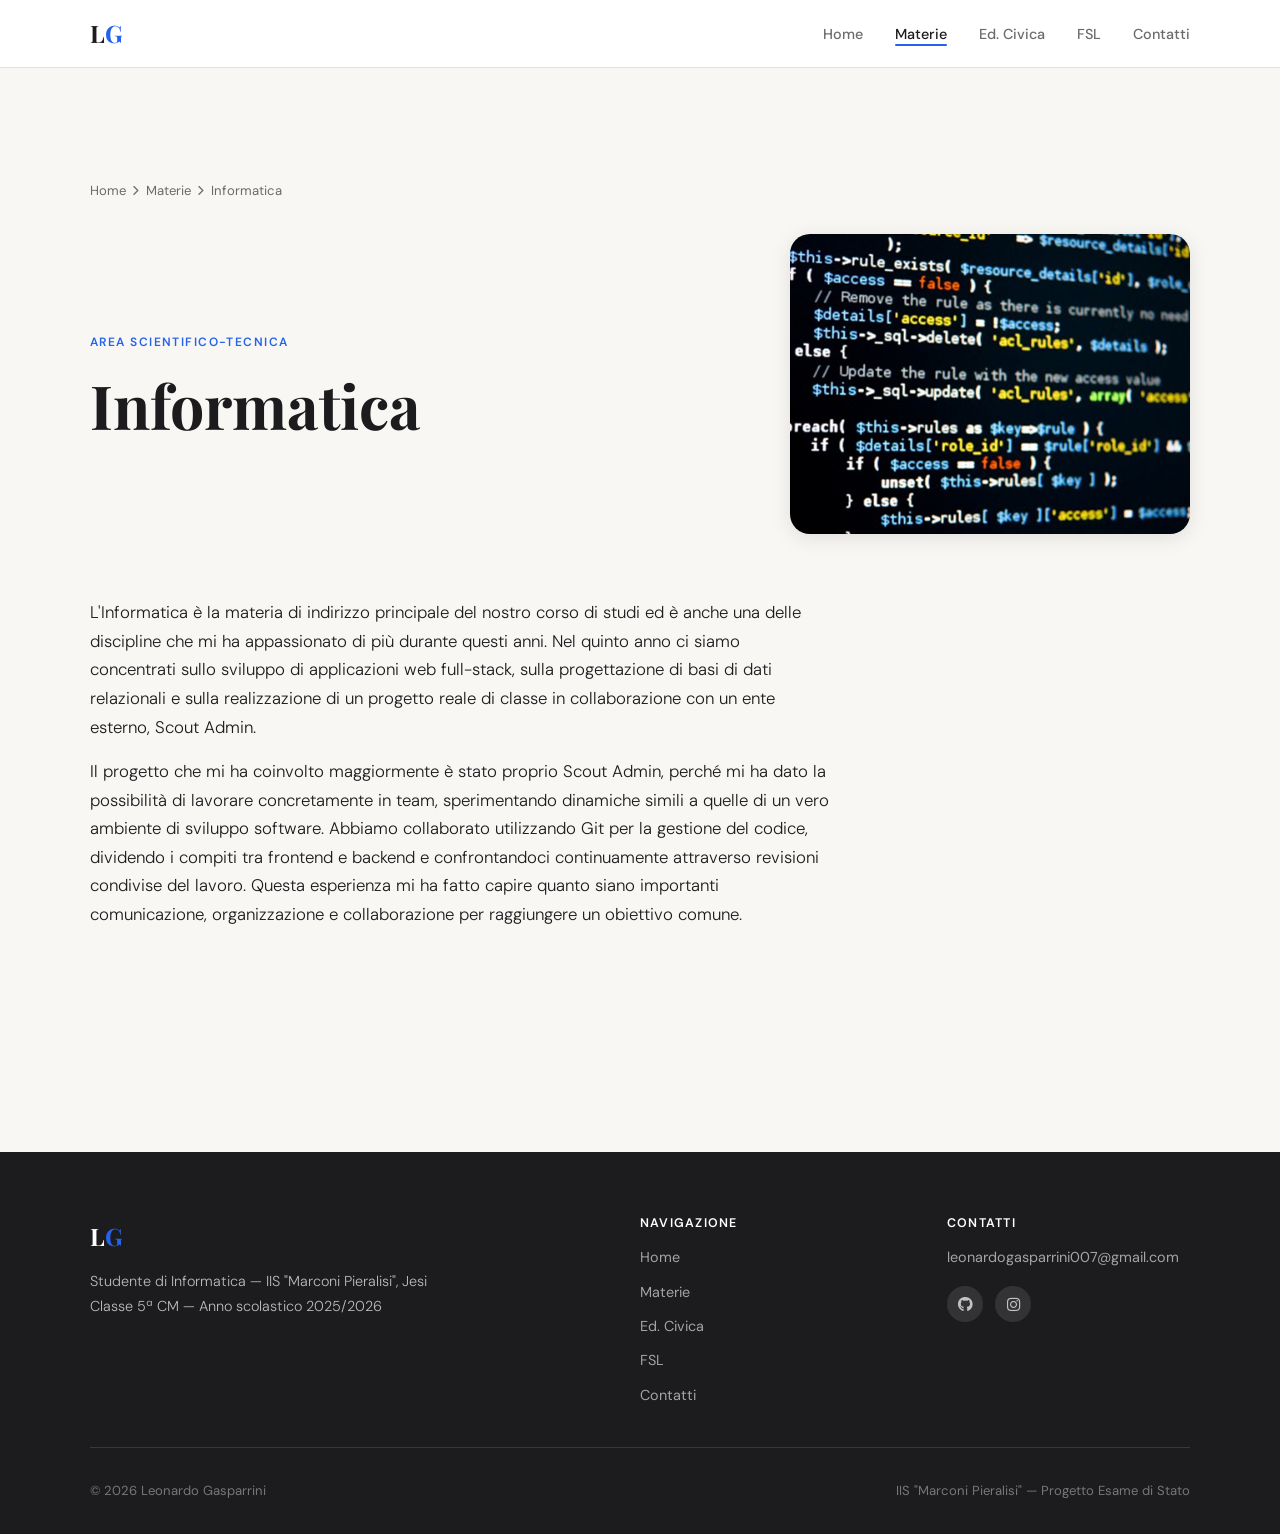
<file: materia-informatica.html>
<!DOCTYPE html>
<html lang="it">
<head>
  <meta charset="UTF-8">
  <meta name="viewport" content="width=device-width, initial-scale=1.0">
  <title>Informatica — Leonardo Gasparrini</title>
  <meta name="description" content="Informatica al quinto anno dell'IIS Marconi Pieralisi: sviluppo web full-stack, basi di dati e progetto Scout Admin.">
  <meta property="og:title" content="Informatica — Leonardo Gasparrini">
  <link rel="stylesheet" href="style.css">
  <link rel="stylesheet" href="https://cdnjs.cloudflare.com/ajax/libs/font-awesome/6.5.0/css/all.min.css">
</head>
<body>
  <!-- NAVIGAZIONE -->
  <header class="site-nav" role="banner">
    <div class="container nav-inner">
      <a href="index.html" class="nav-logo" aria-label="Torna alla home">L<span>G</span></a>
      <nav aria-label="Navigazione principale">
        <ul class="nav-links">
          <li><a href="index.html">Home</a></li>
          <li><a href="materie.html" class="active">Materie</a></li>
          <li><a href="educazione-civica.html">Ed. Civica</a></li>
          <li><a href="pcto.html">FSL</a></li>
          <li><a href="contatti.html">Contatti</a></li>
        </ul>
      </nav>
      <button class="nav-hamburger" aria-label="Apri menu" aria-expanded="false" aria-controls="mobile-menu">
        <span></span><span></span><span></span>
      </button>
    </div>
  </header>
  <nav class="nav-mobile" id="mobile-menu" aria-label="Navigazione mobile">
    <a href="index.html">Home</a>
    <a href="materie.html">Materie</a>
    <a href="educazione-civica.html">Ed. Civica</a>
    <a href="pcto.html">FSL</a>
    <a href="contatti.html">Contatti</a>
  </nav>
  <main>
    <section class="subject-page">
      <div class="container">
        <nav class="breadcrumb" aria-label="Breadcrumb">
          <a href="index.html">Home</a>
          <i class="fa-solid fa-chevron-right" aria-hidden="true"></i>
          <a href="materie.html">Materie</a>
          <i class="fa-solid fa-chevron-right" aria-hidden="true"></i>
          <span aria-current="page">Informatica</span>
        </nav>
        <div class="subject-page-header fade-in">
          <div>
            <span class="section-label">Area scientifico-tecnica</span>
            <h1>Informatica</h1>
          </div>
          <img src="immagini/materia-informatica.jpg" alt="Programmazione e sviluppo software" class="subject-page-img" width="400" height="300" loading="lazy">
        </div>
        <div class="subject-body fade-in">
          <p>L'Informatica è la materia di indirizzo principale del nostro corso di studi ed è anche una delle discipline che mi ha appassionato di più durante questi anni. Nel quinto anno ci siamo concentrati sullo sviluppo di applicazioni web full-stack, sulla progettazione di basi di dati relazionali e sulla realizzazione di un progetto reale di classe in collaborazione con un ente esterno, Scout Admin.</p>
          <p>Il progetto che mi ha coinvolto maggiormente è stato proprio Scout Admin, perché mi ha dato la possibilità di lavorare concretamente in team, sperimentando dinamiche simili a quelle di un vero ambiente di sviluppo software. Abbiamo collaborato utilizzando Git per la gestione del codice, dividendo i compiti tra frontend e backend e confrontandoci continuamente attraverso revisioni condivise del lavoro. Questa esperienza mi ha fatto capire quanto siano importanti comunicazione, organizzazione e collaborazione per raggiungere un obiettivo comune.</p>
        </div>
      </div>
    </section>
  </main>
  <footer class="site-footer" role="contentinfo">
    <div class="container">
      <div class="footer-grid">
        <div class="footer-brand">
          <a href="index.html" class="nav-logo">L<span>G</span></a>
          <p>Studente di Informatica — IIS "Marconi Pieralisi", Jesi<br>Classe 5ª CM — Anno scolastico 2025/2026</p>
        </div>
        <div class="footer-col">
          <h4>Navigazione</h4>
          <ul>
            <li><a href="index.html">Home</a></li>
            <li><a href="materie.html">Materie</a></li>
            <li><a href="educazione-civica.html">Ed. Civica</a></li>
            <li><a href="pcto.html">FSL</a></li>
            <li><a href="contatti.html">Contatti</a></li>
          </ul>
        </div>
        <div class="footer-col">
          <h4>Contatti</h4>
          <ul><li><a href="mailto:leonardogasparrini007@gmail.com">leonardogasparrini007@gmail.com</a></li></ul>
          <div class="footer-social" style="margin-top:1rem;">
            <a href="https://github.com/Leoprince07" target="_blank" rel="noopener" aria-label="GitHub"><i class="fa-brands fa-github" aria-hidden="true"></i></a>
            <a href="https://instagram.com/leonardogasparrini_" target="_blank" rel="noopener" aria-label="Instagram"><i class="fa-brands fa-instagram" aria-hidden="true"></i></a>
          </div>
        </div>
      </div>
      <div class="footer-bottom">
        <span>© 2026 Leonardo Gasparrini</span>
        <span>IIS "Marconi Pieralisi" — Progetto Esame di Stato</span>
      </div>
    </div>
  </footer>
  <script src="script.js"></script>
</body>
</html>
</file>
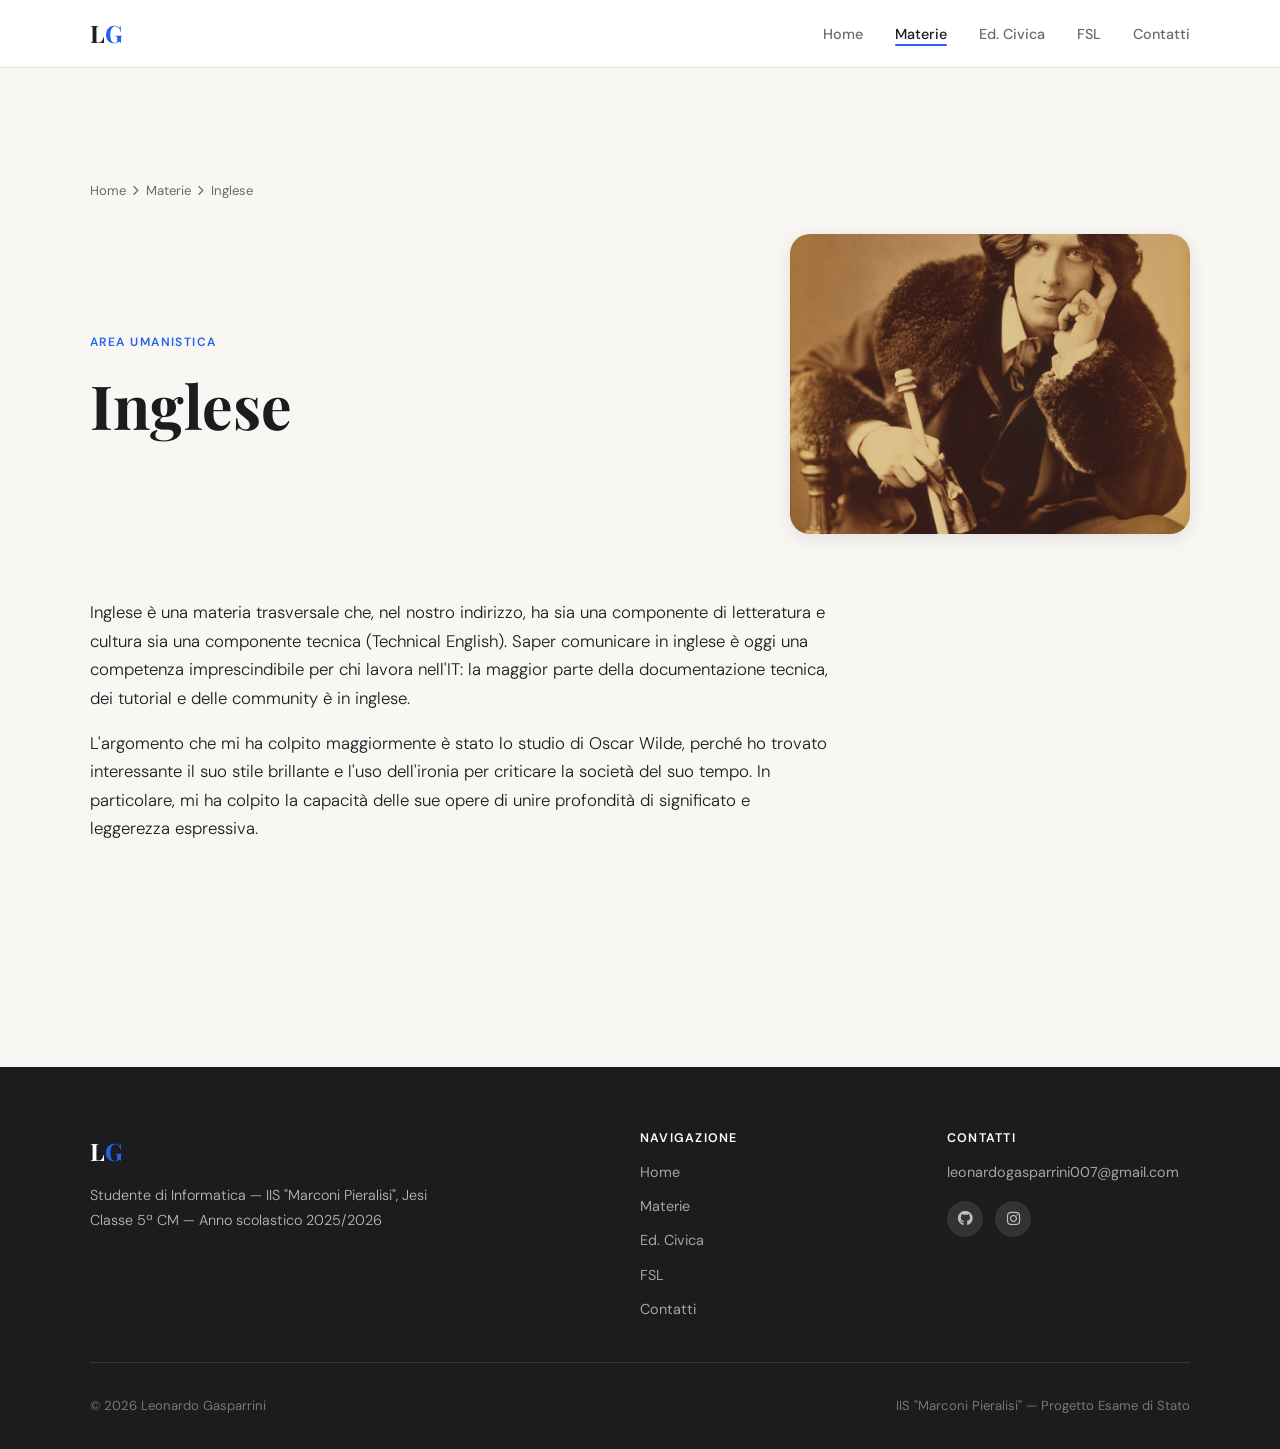
<file: materia-inglese.html>
<!DOCTYPE html>
<html lang="it">
<head>
  <meta charset="UTF-8">
  <meta name="viewport" content="width=device-width, initial-scale=1.0">
  <title>Inglese — Leonardo Gasparrini</title>
  <meta name="description" content="Inglese al quinto anno: letteratura, cultura e Technical English. Oscar Wilde e la comunicazione tecnica nell'IT.">
  <meta property="og:title" content="Inglese — Leonardo Gasparrini">
  <link rel="stylesheet" href="style.css">
  <link rel="stylesheet" href="https://cdnjs.cloudflare.com/ajax/libs/font-awesome/6.5.0/css/all.min.css">
</head>
<body>
  <!-- NAVIGAZIONE -->
  <header class="site-nav" role="banner">
    <div class="container nav-inner">
      <a href="index.html" class="nav-logo" aria-label="Torna alla home">L<span>G</span></a>
      <nav aria-label="Navigazione principale">
        <ul class="nav-links">
          <li><a href="index.html">Home</a></li>
          <li><a href="materie.html" class="active">Materie</a></li>
          <li><a href="educazione-civica.html">Ed. Civica</a></li>
          <li><a href="pcto.html">FSL</a></li>
          <li><a href="contatti.html">Contatti</a></li>
        </ul>
      </nav>
      <button class="nav-hamburger" aria-label="Apri menu" aria-expanded="false" aria-controls="mobile-menu">
        <span></span><span></span><span></span>
      </button>
    </div>
  </header>
  <nav class="nav-mobile" id="mobile-menu" aria-label="Navigazione mobile">
    <a href="index.html">Home</a>
    <a href="materie.html">Materie</a>
    <a href="educazione-civica.html">Ed. Civica</a>
    <a href="pcto.html">FSL</a>
    <a href="contatti.html">Contatti</a>
  </nav>
  <main>
    <section class="subject-page">
      <div class="container">
        <nav class="breadcrumb" aria-label="Breadcrumb">
          <a href="index.html">Home</a>
          <i class="fa-solid fa-chevron-right" aria-hidden="true"></i>
          <a href="materie.html">Materie</a>
          <i class="fa-solid fa-chevron-right" aria-hidden="true"></i>
          <span aria-current="page">Inglese</span>
        </nav>
        <div class="subject-page-header fade-in">
          <div>
            <span class="section-label">Area umanistica</span>
            <h1>Inglese</h1>
          </div>
          <img src="immagini/materia-inglese.jpg" alt="Lingua inglese e letteratura" class="subject-page-img" width="400" height="300" loading="lazy">
        </div>
        <div class="subject-body fade-in">
          <p>Inglese è una materia trasversale che, nel nostro indirizzo, ha sia una componente di letteratura e cultura sia una componente tecnica (Technical English). Saper comunicare in inglese è oggi una competenza imprescindibile per chi lavora nell'IT: la maggior parte della documentazione tecnica, dei tutorial e delle community è in inglese.</p>
          <p>L'argomento che mi ha colpito maggiormente è stato lo studio di Oscar Wilde, perché ho trovato interessante il suo stile brillante e l'uso dell'ironia per criticare la società del suo tempo. In particolare, mi ha colpito la capacità delle sue opere di unire profondità di significato e leggerezza espressiva.</p>
        </div>
      </div>
    </section>
  </main>
  <footer class="site-footer" role="contentinfo">
    <div class="container">
      <div class="footer-grid">
        <div class="footer-brand">
          <a href="index.html" class="nav-logo">L<span>G</span></a>
          <p>Studente di Informatica — IIS "Marconi Pieralisi", Jesi<br>Classe 5ª CM — Anno scolastico 2025/2026</p>
        </div>
        <div class="footer-col">
          <h4>Navigazione</h4>
          <ul>
            <li><a href="index.html">Home</a></li>
            <li><a href="materie.html">Materie</a></li>
            <li><a href="educazione-civica.html">Ed. Civica</a></li>
            <li><a href="pcto.html">FSL</a></li>
            <li><a href="contatti.html">Contatti</a></li>
          </ul>
        </div>
        <div class="footer-col">
          <h4>Contatti</h4>
          <ul><li><a href="mailto:leonardogasparrini007@gmail.com">leonardogasparrini007@gmail.com</a></li></ul>
          <div class="footer-social" style="margin-top:1rem;">
            <a href="https://github.com/Leoprince07" target="_blank" rel="noopener" aria-label="GitHub"><i class="fa-brands fa-github" aria-hidden="true"></i></a>
            <a href="https://instagram.com/leonardogasparrini_" target="_blank" rel="noopener" aria-label="Instagram"><i class="fa-brands fa-instagram" aria-hidden="true"></i></a>
          </div>
        </div>
      </div>
      <div class="footer-bottom">
        <span>© 2026 Leonardo Gasparrini</span>
        <span>IIS "Marconi Pieralisi" — Progetto Esame di Stato</span>
      </div>
    </div>
  </footer>
  <script src="script.js"></script>
</body>
</html>
</file>
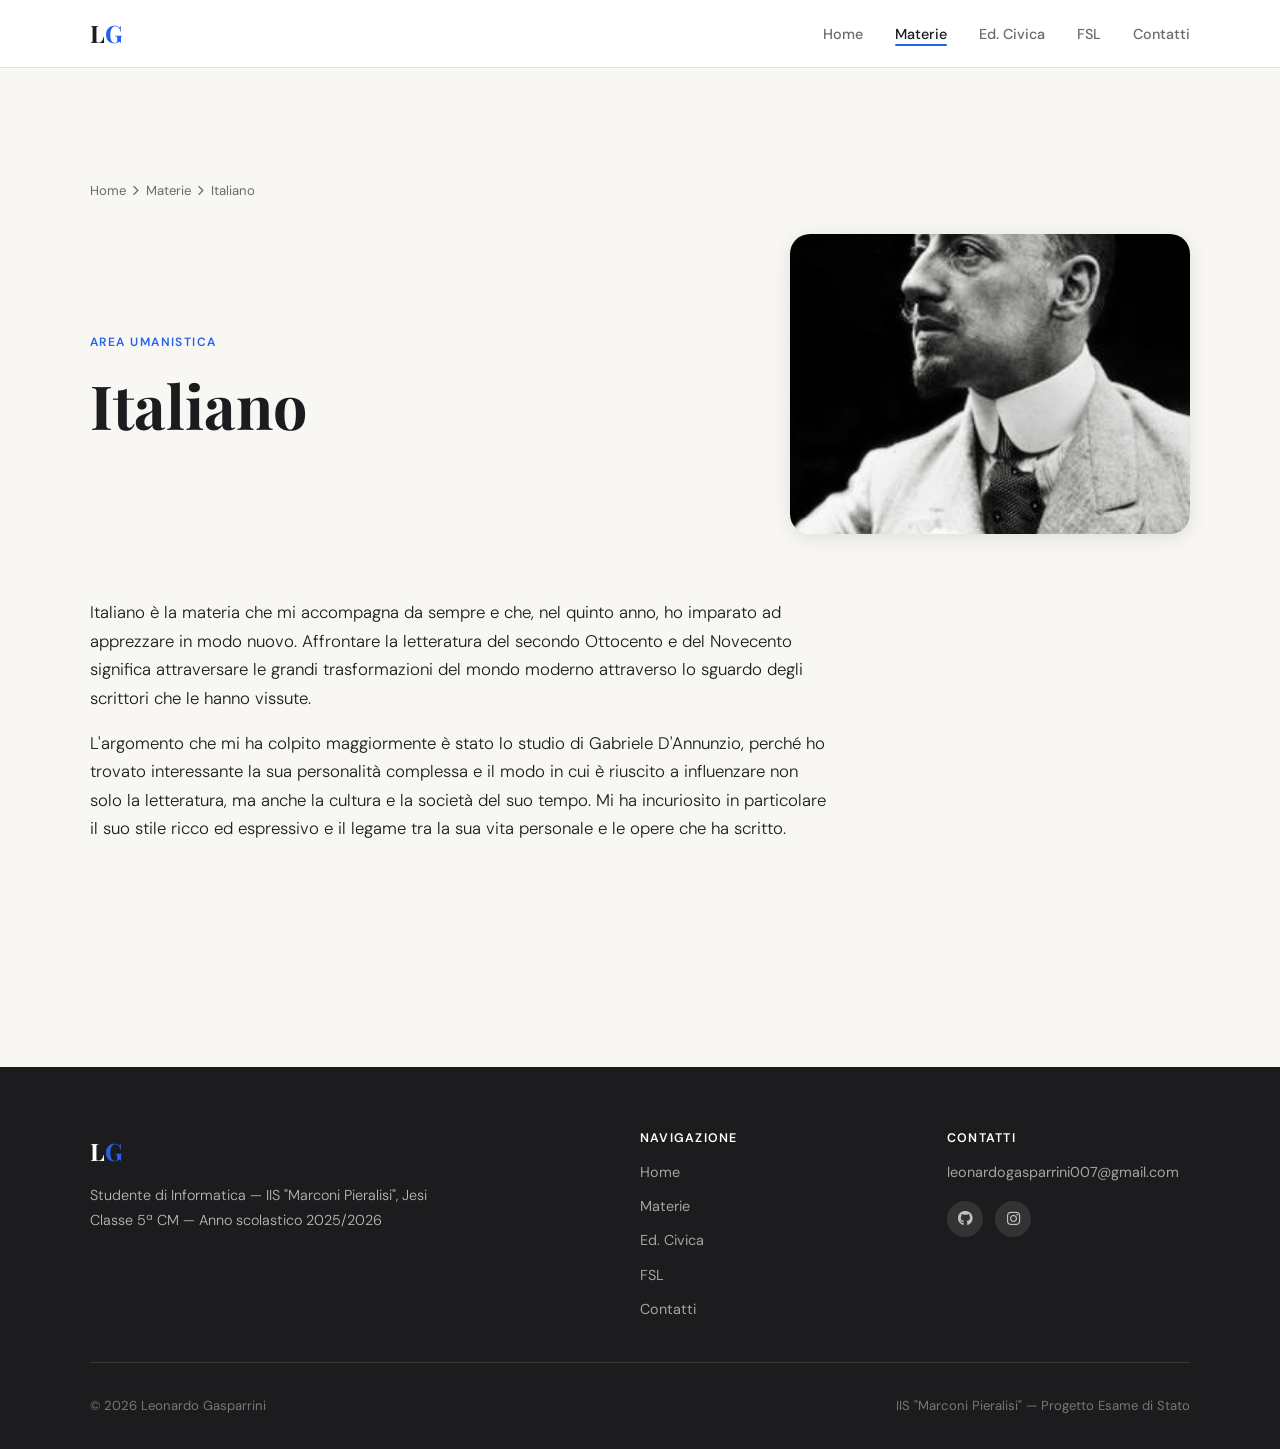
<file: materia-italiano.html>
<!DOCTYPE html>
<html lang="it">
<head>
  <meta charset="UTF-8">
  <meta name="viewport" content="width=device-width, initial-scale=1.0">
  <title>Italiano — Leonardo Gasparrini</title>
  <meta name="description" content="Italiano al quinto anno: letteratura del secondo Ottocento e Novecento, D'Annunzio e le grandi trasformazioni del mondo moderno.">
  <meta property="og:title" content="Italiano — Leonardo Gasparrini">
  <link rel="stylesheet" href="style.css">
  <link rel="stylesheet" href="https://cdnjs.cloudflare.com/ajax/libs/font-awesome/6.5.0/css/all.min.css">
</head>
<body>
  <!-- NAVIGAZIONE -->
  <header class="site-nav" role="banner">
    <div class="container nav-inner">
      <a href="index.html" class="nav-logo" aria-label="Torna alla home">L<span>G</span></a>
      <nav aria-label="Navigazione principale">
        <ul class="nav-links">
          <li><a href="index.html">Home</a></li>
          <li><a href="materie.html" class="active">Materie</a></li>
          <li><a href="educazione-civica.html">Ed. Civica</a></li>
          <li><a href="pcto.html">FSL</a></li>
          <li><a href="contatti.html">Contatti</a></li>
        </ul>
      </nav>
      <button class="nav-hamburger" aria-label="Apri menu" aria-expanded="false" aria-controls="mobile-menu">
        <span></span><span></span><span></span>
      </button>
    </div>
  </header>
  <nav class="nav-mobile" id="mobile-menu" aria-label="Navigazione mobile">
    <a href="index.html">Home</a>
    <a href="materie.html">Materie</a>
    <a href="educazione-civica.html">Ed. Civica</a>
    <a href="pcto.html">FSL</a>
    <a href="contatti.html">Contatti</a>
  </nav>
  <main>
    <section class="subject-page">
      <div class="container">
        <nav class="breadcrumb" aria-label="Breadcrumb">
          <a href="index.html">Home</a>
          <i class="fa-solid fa-chevron-right" aria-hidden="true"></i>
          <a href="materie.html">Materie</a>
          <i class="fa-solid fa-chevron-right" aria-hidden="true"></i>
          <span aria-current="page">Italiano</span>
        </nav>
        <div class="subject-page-header fade-in">
          <div>
            <span class="section-label">Area umanistica</span>
            <h1>Italiano</h1>
          </div>
          <img src="immagini/materia-italiano.png" alt="Letteratura italiana" class="subject-page-img" width="400" height="300" loading="lazy">
        </div>
        <div class="subject-body fade-in">
          <p>Italiano è la materia che mi accompagna da sempre e che, nel quinto anno, ho imparato ad apprezzare in modo nuovo. Affrontare la letteratura del secondo Ottocento e del Novecento significa attraversare le grandi trasformazioni del mondo moderno attraverso lo sguardo degli scrittori che le hanno vissute.</p>
          <p>L'argomento che mi ha colpito maggiormente è stato lo studio di Gabriele D'Annunzio, perché ho trovato interessante la sua personalità complessa e il modo in cui è riuscito a influenzare non solo la letteratura, ma anche la cultura e la società del suo tempo. Mi ha incuriosito in particolare il suo stile ricco ed espressivo e il legame tra la sua vita personale e le opere che ha scritto.</p>
        </div>
      </div>
    </section>
  </main>
  <footer class="site-footer" role="contentinfo">
    <div class="container">
      <div class="footer-grid">
        <div class="footer-brand">
          <a href="index.html" class="nav-logo">L<span>G</span></a>
          <p>Studente di Informatica — IIS "Marconi Pieralisi", Jesi<br>Classe 5ª CM — Anno scolastico 2025/2026</p>
        </div>
        <div class="footer-col">
          <h4>Navigazione</h4>
          <ul>
            <li><a href="index.html">Home</a></li>
            <li><a href="materie.html">Materie</a></li>
            <li><a href="educazione-civica.html">Ed. Civica</a></li>
            <li><a href="pcto.html">FSL</a></li>
            <li><a href="contatti.html">Contatti</a></li>
          </ul>
        </div>
        <div class="footer-col">
          <h4>Contatti</h4>
          <ul><li><a href="mailto:leonardogasparrini007@gmail.com">leonardogasparrini007@gmail.com</a></li></ul>
          <div class="footer-social" style="margin-top:1rem;">
            <a href="https://github.com/Leoprince07" target="_blank" rel="noopener" aria-label="GitHub"><i class="fa-brands fa-github" aria-hidden="true"></i></a>
            <a href="https://instagram.com/leonardogasparrini_" target="_blank" rel="noopener" aria-label="Instagram"><i class="fa-brands fa-instagram" aria-hidden="true"></i></a>
          </div>
        </div>
      </div>
      <div class="footer-bottom">
        <span>© 2026 Leonardo Gasparrini</span>
        <span>IIS "Marconi Pieralisi" — Progetto Esame di Stato</span>
      </div>
    </div>
  </footer>
  <script src="script.js"></script>
</body>
</html>
</file>
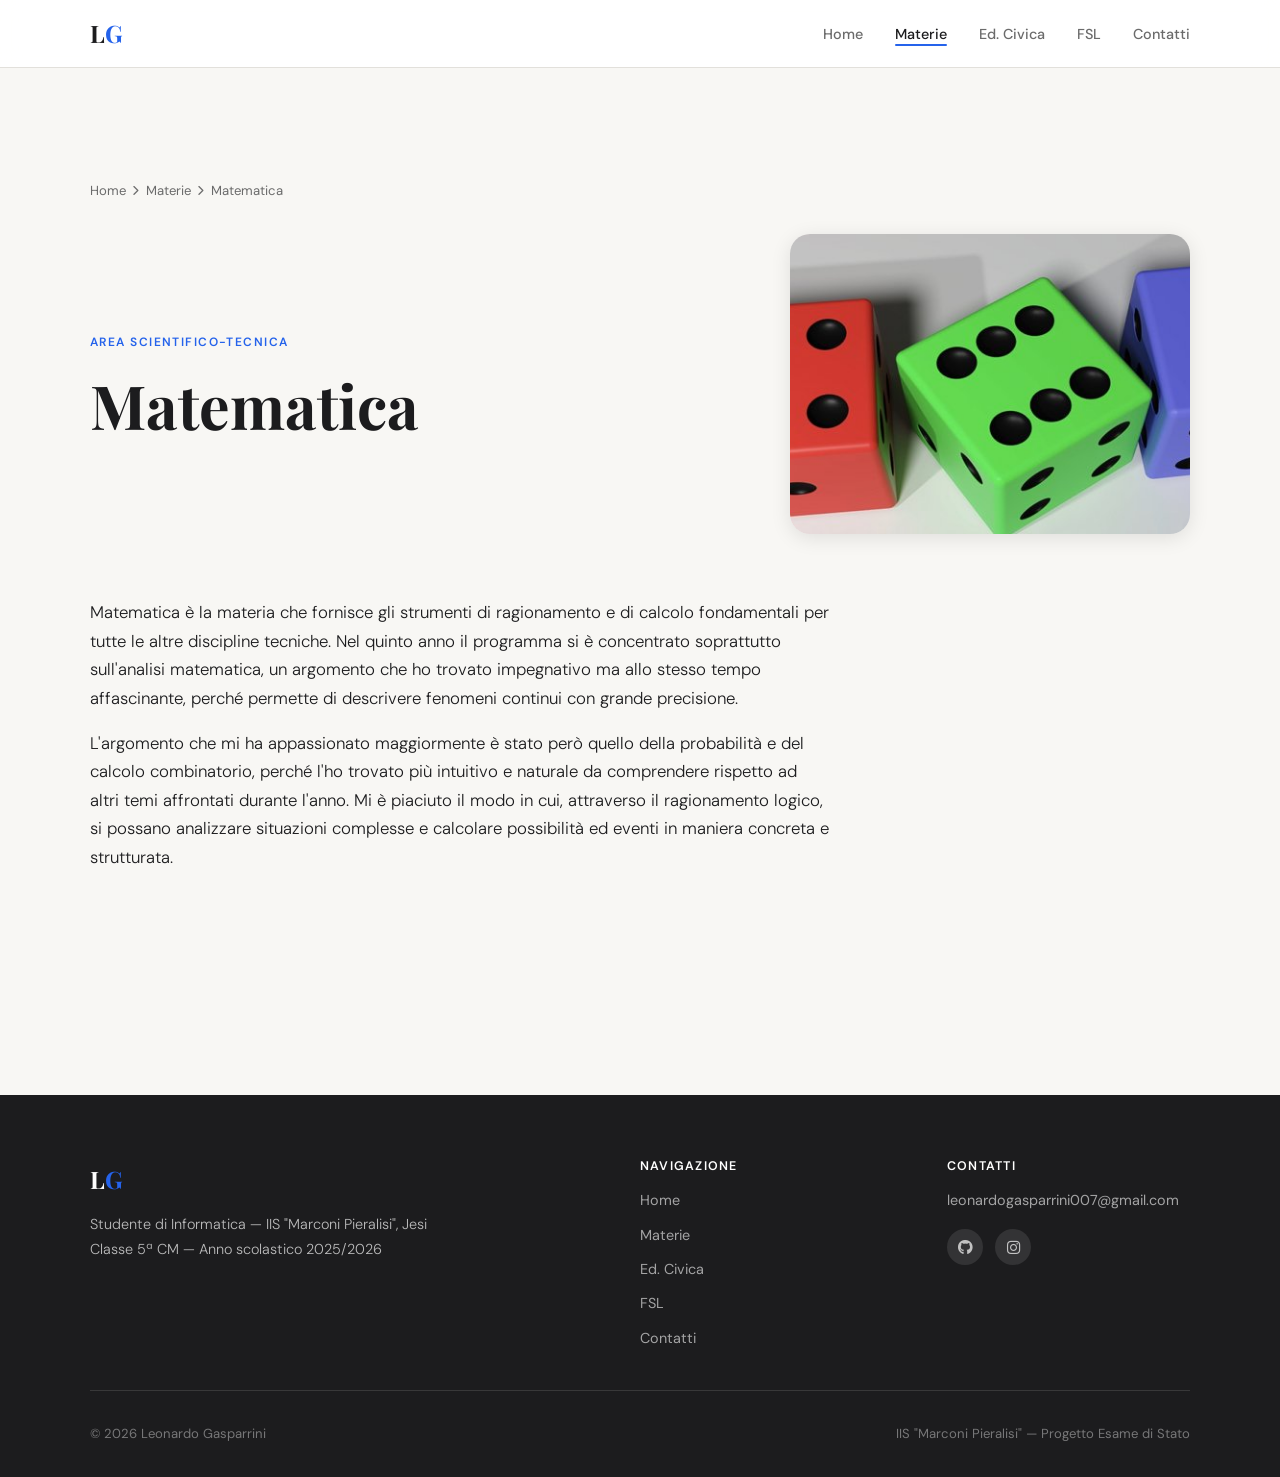
<file: materia-matematica.html>
<!DOCTYPE html>
<html lang="it">
<head>
  <meta charset="UTF-8">
  <meta name="viewport" content="width=device-width, initial-scale=1.0">
  <title>Matematica — Leonardo Gasparrini</title>
  <meta name="description" content="Matematica al quinto anno: analisi matematica, probabilità e calcolo combinatorio come strumenti di ragionamento per le discipline tecniche.">
  <meta property="og:title" content="Matematica — Leonardo Gasparrini">
  <link rel="stylesheet" href="style.css">
  <link rel="stylesheet" href="https://cdnjs.cloudflare.com/ajax/libs/font-awesome/6.5.0/css/all.min.css">
</head>
<body>
  <!-- NAVIGAZIONE -->
  <header class="site-nav" role="banner">
    <div class="container nav-inner">
      <a href="index.html" class="nav-logo" aria-label="Torna alla home">L<span>G</span></a>
      <nav aria-label="Navigazione principale">
        <ul class="nav-links">
          <li><a href="index.html">Home</a></li>
          <li><a href="materie.html" class="active">Materie</a></li>
          <li><a href="educazione-civica.html">Ed. Civica</a></li>
          <li><a href="pcto.html">FSL</a></li>
          <li><a href="contatti.html">Contatti</a></li>
        </ul>
      </nav>
      <button class="nav-hamburger" aria-label="Apri menu" aria-expanded="false" aria-controls="mobile-menu">
        <span></span><span></span><span></span>
      </button>
    </div>
  </header>
  <nav class="nav-mobile" id="mobile-menu" aria-label="Navigazione mobile">
    <a href="index.html">Home</a>
    <a href="materie.html">Materie</a>
    <a href="educazione-civica.html">Ed. Civica</a>
    <a href="pcto.html">FSL</a>
    <a href="contatti.html">Contatti</a>
  </nav>
  <main>
    <section class="subject-page">
      <div class="container">
        <nav class="breadcrumb" aria-label="Breadcrumb">
          <a href="index.html">Home</a>
          <i class="fa-solid fa-chevron-right" aria-hidden="true"></i>
          <a href="materie.html">Materie</a>
          <i class="fa-solid fa-chevron-right" aria-hidden="true"></i>
          <span aria-current="page">Matematica</span>
        </nav>
        <div class="subject-page-header fade-in">
          <div>
            <span class="section-label">Area scientifico-tecnica</span>
            <h1>Matematica</h1>
          </div>
          <img src="immagini/materia-matematica.jpg" alt="Matematica e analisi" class="subject-page-img" width="400" height="300" loading="lazy">
        </div>
        <div class="subject-body fade-in">
          <p>Matematica è la materia che fornisce gli strumenti di ragionamento e di calcolo fondamentali per tutte le altre discipline tecniche. Nel quinto anno il programma si è concentrato soprattutto sull'analisi matematica, un argomento che ho trovato impegnativo ma allo stesso tempo affascinante, perché permette di descrivere fenomeni continui con grande precisione.</p>
          <p>L'argomento che mi ha appassionato maggiormente è stato però quello della probabilità e del calcolo combinatorio, perché l'ho trovato più intuitivo e naturale da comprendere rispetto ad altri temi affrontati durante l'anno. Mi è piaciuto il modo in cui, attraverso il ragionamento logico, si possano analizzare situazioni complesse e calcolare possibilità ed eventi in maniera concreta e strutturata.</p>
        </div>
      </div>
    </section>
  </main>
  <footer class="site-footer" role="contentinfo">
    <div class="container">
      <div class="footer-grid">
        <div class="footer-brand">
          <a href="index.html" class="nav-logo">L<span>G</span></a>
          <p>Studente di Informatica — IIS "Marconi Pieralisi", Jesi<br>Classe 5ª CM — Anno scolastico 2025/2026</p>
        </div>
        <div class="footer-col">
          <h4>Navigazione</h4>
          <ul>
            <li><a href="index.html">Home</a></li>
            <li><a href="materie.html">Materie</a></li>
            <li><a href="educazione-civica.html">Ed. Civica</a></li>
            <li><a href="pcto.html">FSL</a></li>
            <li><a href="contatti.html">Contatti</a></li>
          </ul>
        </div>
        <div class="footer-col">
          <h4>Contatti</h4>
          <ul><li><a href="mailto:leonardogasparrini007@gmail.com">leonardogasparrini007@gmail.com</a></li></ul>
          <div class="footer-social" style="margin-top:1rem;">
            <a href="https://github.com/Leoprince07" target="_blank" rel="noopener" aria-label="GitHub"><i class="fa-brands fa-github" aria-hidden="true"></i></a>
            <a href="https://instagram.com/leonardogasparrini_" target="_blank" rel="noopener" aria-label="Instagram"><i class="fa-brands fa-instagram" aria-hidden="true"></i></a>
          </div>
        </div>
      </div>
      <div class="footer-bottom">
        <span>© 2026 Leonardo Gasparrini</span>
        <span>IIS "Marconi Pieralisi" — Progetto Esame di Stato</span>
      </div>
    </div>
  </footer>
  <script src="script.js"></script>
</body>
</html>
</file>
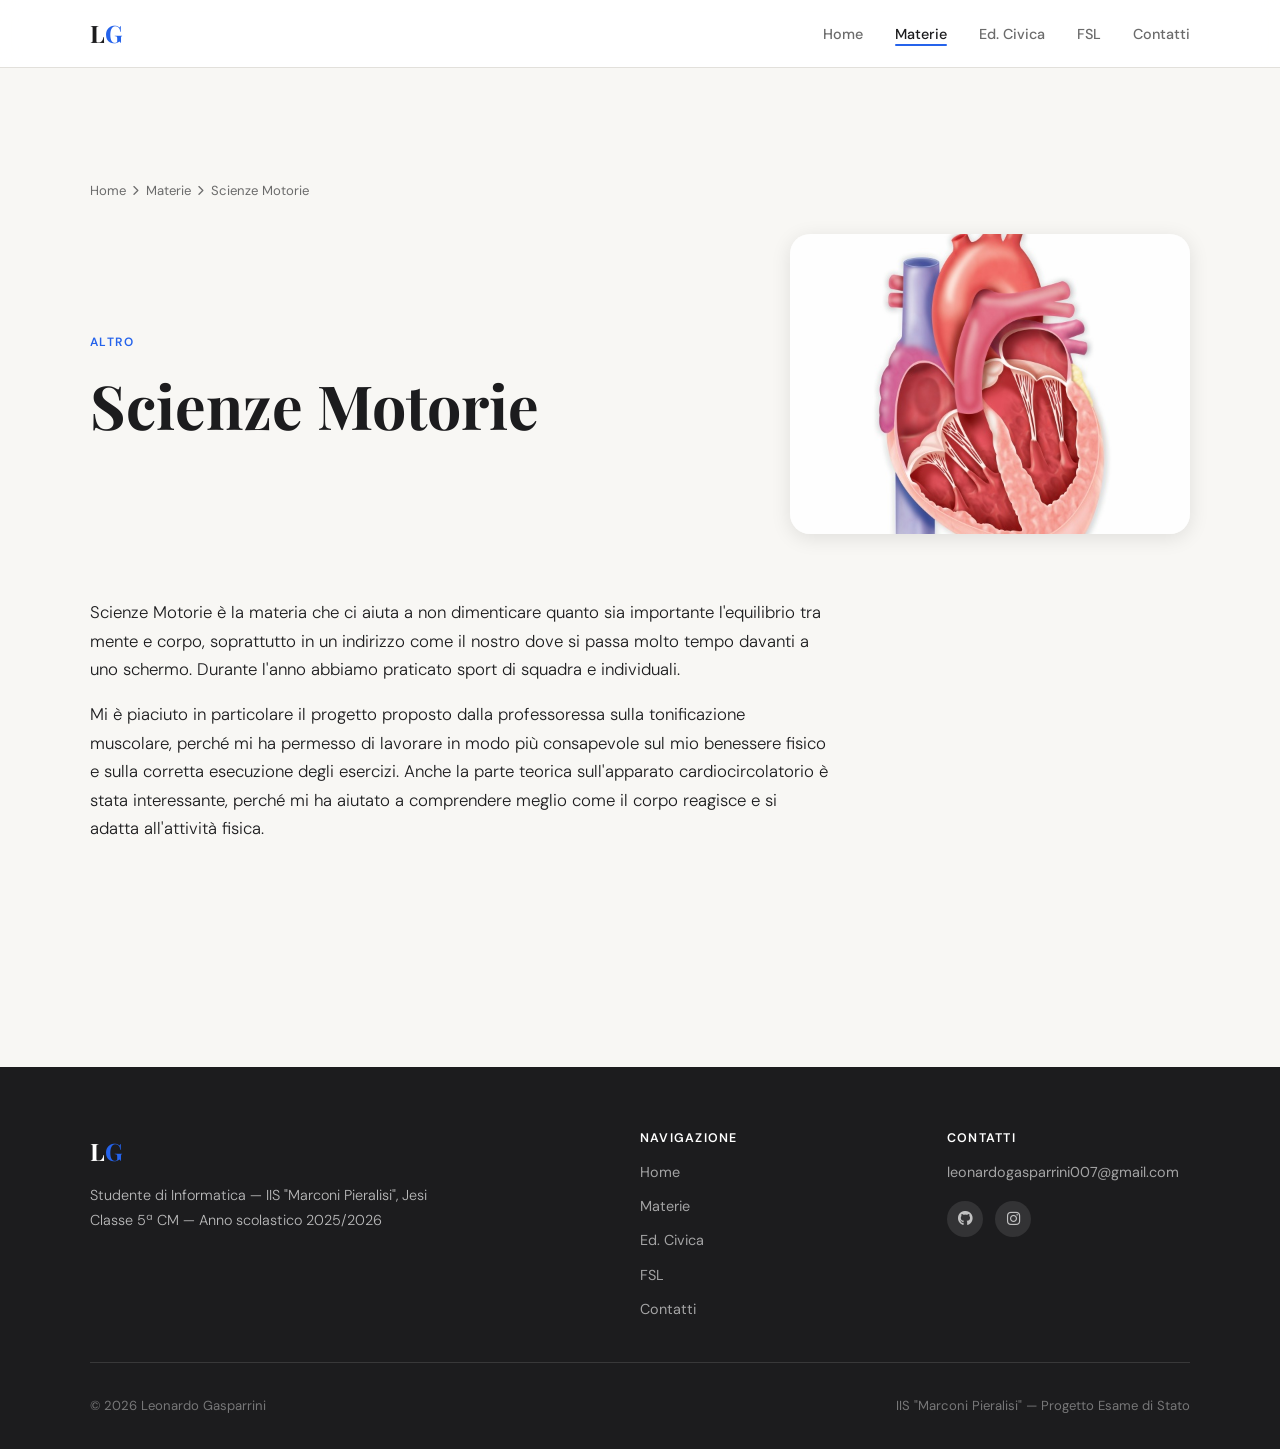
<file: materia-scienze-motorie.html>
<!DOCTYPE html>
<html lang="it">
<head>
  <meta charset="UTF-8">
  <meta name="viewport" content="width=device-width, initial-scale=1.0">
  <title>Scienze Motorie — Leonardo Gasparrini</title>
  <meta name="description" content="Scienze Motorie al quinto anno: sport di squadra, tonificazione muscolare e teoria sull'apparato cardiocircolatorio.">
  <meta property="og:title" content="Scienze Motorie — Leonardo Gasparrini">
  <link rel="stylesheet" href="style.css">
  <link rel="stylesheet" href="https://cdnjs.cloudflare.com/ajax/libs/font-awesome/6.5.0/css/all.min.css">
</head>
<body>
  <!-- NAVIGAZIONE -->
  <header class="site-nav" role="banner">
    <div class="container nav-inner">
      <a href="index.html" class="nav-logo" aria-label="Torna alla home">L<span>G</span></a>
      <nav aria-label="Navigazione principale">
        <ul class="nav-links">
          <li><a href="index.html">Home</a></li>
          <li><a href="materie.html" class="active">Materie</a></li>
          <li><a href="educazione-civica.html">Ed. Civica</a></li>
          <li><a href="pcto.html">FSL</a></li>
          <li><a href="contatti.html">Contatti</a></li>
        </ul>
      </nav>
      <button class="nav-hamburger" aria-label="Apri menu" aria-expanded="false" aria-controls="mobile-menu">
        <span></span><span></span><span></span>
      </button>
    </div>
  </header>
  <nav class="nav-mobile" id="mobile-menu" aria-label="Navigazione mobile">
    <a href="index.html">Home</a>
    <a href="materie.html">Materie</a>
    <a href="educazione-civica.html">Ed. Civica</a>
    <a href="pcto.html">FSL</a>
    <a href="contatti.html">Contatti</a>
  </nav>
  <main>
    <section class="subject-page">
      <div class="container">
        <nav class="breadcrumb" aria-label="Breadcrumb">
          <a href="index.html">Home</a>
          <i class="fa-solid fa-chevron-right" aria-hidden="true"></i>
          <a href="materie.html">Materie</a>
          <i class="fa-solid fa-chevron-right" aria-hidden="true"></i>
          <span aria-current="page">Scienze Motorie</span>
        </nav>
        <div class="subject-page-header fade-in">
          <div>
            <span class="section-label">Altro</span>
            <h1>Scienze Motorie</h1>
          </div>
          <img src="immagini/materia-scienze-motorie.jpg" alt="Scienze motorie e attività fisica" class="subject-page-img" width="400" height="300" loading="lazy">
        </div>
        <div class="subject-body fade-in">
          <p>Scienze Motorie è la materia che ci aiuta a non dimenticare quanto sia importante l'equilibrio tra mente e corpo, soprattutto in un indirizzo come il nostro dove si passa molto tempo davanti a uno schermo. Durante l'anno abbiamo praticato sport di squadra e individuali.</p>
          <p>Mi è piaciuto in particolare il progetto proposto dalla professoressa sulla tonificazione muscolare, perché mi ha permesso di lavorare in modo più consapevole sul mio benessere fisico e sulla corretta esecuzione degli esercizi. Anche la parte teorica sull'apparato cardiocircolatorio è stata interessante, perché mi ha aiutato a comprendere meglio come il corpo reagisce e si adatta all'attività fisica.</p>
        </div>
      </div>
    </section>
  </main>
  <footer class="site-footer" role="contentinfo">
    <div class="container">
      <div class="footer-grid">
        <div class="footer-brand">
          <a href="index.html" class="nav-logo">L<span>G</span></a>
          <p>Studente di Informatica — IIS "Marconi Pieralisi", Jesi<br>Classe 5ª CM — Anno scolastico 2025/2026</p>
        </div>
        <div class="footer-col">
          <h4>Navigazione</h4>
          <ul>
            <li><a href="index.html">Home</a></li>
            <li><a href="materie.html">Materie</a></li>
            <li><a href="educazione-civica.html">Ed. Civica</a></li>
            <li><a href="pcto.html">FSL</a></li>
            <li><a href="contatti.html">Contatti</a></li>
          </ul>
        </div>
        <div class="footer-col">
          <h4>Contatti</h4>
          <ul><li><a href="mailto:leonardogasparrini007@gmail.com">leonardogasparrini007@gmail.com</a></li></ul>
          <div class="footer-social" style="margin-top:1rem;">
            <a href="https://github.com/Leoprince07" target="_blank" rel="noopener" aria-label="GitHub"><i class="fa-brands fa-github" aria-hidden="true"></i></a>
            <a href="https://instagram.com/leonardogasparrini_" target="_blank" rel="noopener" aria-label="Instagram"><i class="fa-brands fa-instagram" aria-hidden="true"></i></a>
          </div>
        </div>
      </div>
      <div class="footer-bottom">
        <span>© 2026 Leonardo Gasparrini</span>
        <span>IIS "Marconi Pieralisi" — Progetto Esame di Stato</span>
      </div>
    </div>
  </footer>
  <script src="script.js"></script>
</body>
</html>
</file>
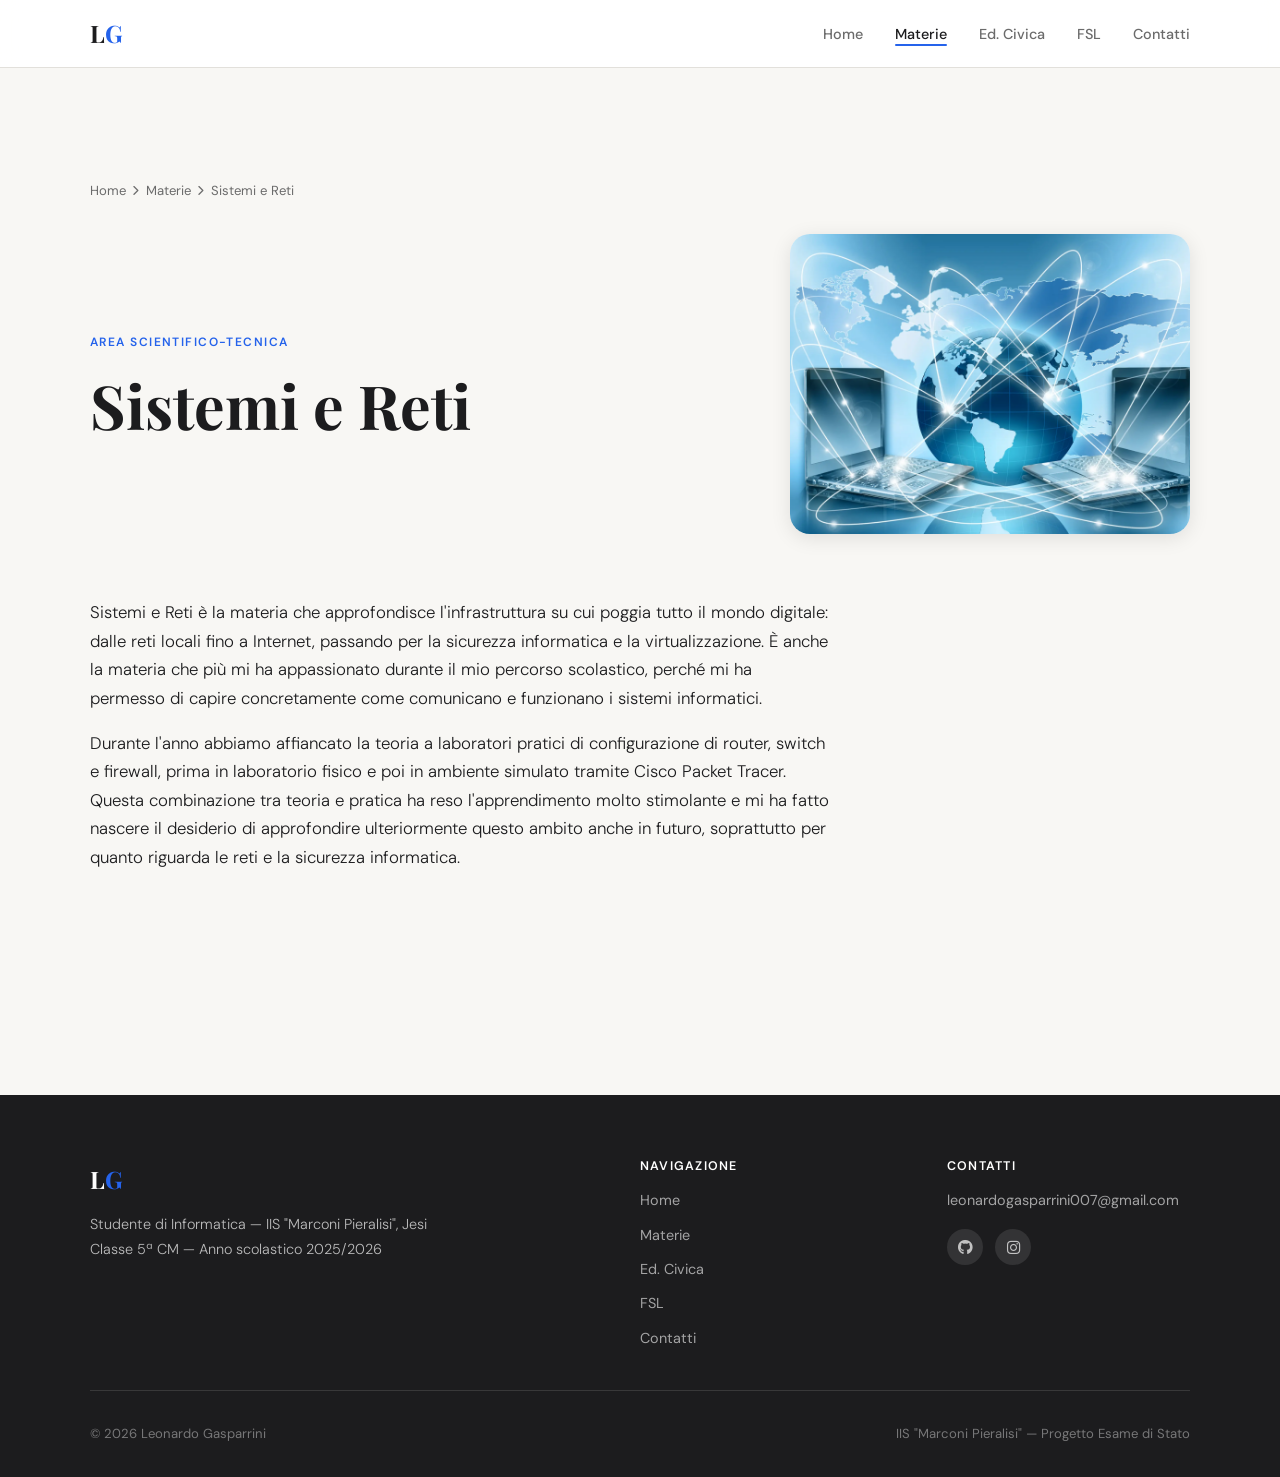
<file: materia-sistemi-reti.html>
<!DOCTYPE html>
<html lang="it">
<head>
  <meta charset="UTF-8">
  <meta name="viewport" content="width=device-width, initial-scale=1.0">
  <title>Sistemi e Reti — Leonardo Gasparrini</title>
  <meta name="description" content="Sistemi e Reti al quinto anno: reti locali, Internet, sicurezza informatica, virtualizzazione e Cisco Packet Tracer.">
  <meta property="og:title" content="Sistemi e Reti — Leonardo Gasparrini">
  <link rel="stylesheet" href="style.css">
  <link rel="stylesheet" href="https://cdnjs.cloudflare.com/ajax/libs/font-awesome/6.5.0/css/all.min.css">
</head>
<body>
  <!-- NAVIGAZIONE -->
  <header class="site-nav" role="banner">
    <div class="container nav-inner">
      <a href="index.html" class="nav-logo" aria-label="Torna alla home">L<span>G</span></a>
      <nav aria-label="Navigazione principale">
        <ul class="nav-links">
          <li><a href="index.html">Home</a></li>
          <li><a href="materie.html" class="active">Materie</a></li>
          <li><a href="educazione-civica.html">Ed. Civica</a></li>
          <li><a href="pcto.html">FSL</a></li>
          <li><a href="contatti.html">Contatti</a></li>
        </ul>
      </nav>
      <button class="nav-hamburger" aria-label="Apri menu" aria-expanded="false" aria-controls="mobile-menu">
        <span></span><span></span><span></span>
      </button>
    </div>
  </header>
  <nav class="nav-mobile" id="mobile-menu" aria-label="Navigazione mobile">
    <a href="index.html">Home</a>
    <a href="materie.html">Materie</a>
    <a href="educazione-civica.html">Ed. Civica</a>
    <a href="pcto.html">FSL</a>
    <a href="contatti.html">Contatti</a>
  </nav>
  <main>
    <section class="subject-page">
      <div class="container">
        <nav class="breadcrumb" aria-label="Breadcrumb">
          <a href="index.html">Home</a>
          <i class="fa-solid fa-chevron-right" aria-hidden="true"></i>
          <a href="materie.html">Materie</a>
          <i class="fa-solid fa-chevron-right" aria-hidden="true"></i>
          <span aria-current="page">Sistemi e Reti</span>
        </nav>
        <div class="subject-page-header fade-in">
          <div>
            <span class="section-label">Area scientifico-tecnica</span>
            <h1>Sistemi e Reti</h1>
          </div>
          <img src="immagini/materia-sistemi-reti.webp" alt="Reti informatiche e infrastruttura digitale" class="subject-page-img" width="400" height="300" loading="lazy">
        </div>
        <div class="subject-body fade-in">
          <p>Sistemi e Reti è la materia che approfondisce l'infrastruttura su cui poggia tutto il mondo digitale: dalle reti locali fino a Internet, passando per la sicurezza informatica e la virtualizzazione. È anche la materia che più mi ha appassionato durante il mio percorso scolastico, perché mi ha permesso di capire concretamente come comunicano e funzionano i sistemi informatici.</p>
          <p>Durante l'anno abbiamo affiancato la teoria a laboratori pratici di configurazione di router, switch e firewall, prima in laboratorio fisico e poi in ambiente simulato tramite Cisco Packet Tracer. Questa combinazione tra teoria e pratica ha reso l'apprendimento molto stimolante e mi ha fatto nascere il desiderio di approfondire ulteriormente questo ambito anche in futuro, soprattutto per quanto riguarda le reti e la sicurezza informatica.</p>
        </div>
      </div>
    </section>
  </main>
  <footer class="site-footer" role="contentinfo">
    <div class="container">
      <div class="footer-grid">
        <div class="footer-brand">
          <a href="index.html" class="nav-logo">L<span>G</span></a>
          <p>Studente di Informatica — IIS "Marconi Pieralisi", Jesi<br>Classe 5ª CM — Anno scolastico 2025/2026</p>
        </div>
        <div class="footer-col">
          <h4>Navigazione</h4>
          <ul>
            <li><a href="index.html">Home</a></li>
            <li><a href="materie.html">Materie</a></li>
            <li><a href="educazione-civica.html">Ed. Civica</a></li>
            <li><a href="pcto.html">FSL</a></li>
            <li><a href="contatti.html">Contatti</a></li>
          </ul>
        </div>
        <div class="footer-col">
          <h4>Contatti</h4>
          <ul><li><a href="mailto:leonardogasparrini007@gmail.com">leonardogasparrini007@gmail.com</a></li></ul>
          <div class="footer-social" style="margin-top:1rem;">
            <a href="https://github.com/Leoprince07" target="_blank" rel="noopener" aria-label="GitHub"><i class="fa-brands fa-github" aria-hidden="true"></i></a>
            <a href="https://instagram.com/leonardogasparrini_" target="_blank" rel="noopener" aria-label="Instagram"><i class="fa-brands fa-instagram" aria-hidden="true"></i></a>
          </div>
        </div>
      </div>
      <div class="footer-bottom">
        <span>© 2026 Leonardo Gasparrini</span>
        <span>IIS "Marconi Pieralisi" — Progetto Esame di Stato</span>
      </div>
    </div>
  </footer>
  <script src="script.js"></script>
</body>
</html>
</file>
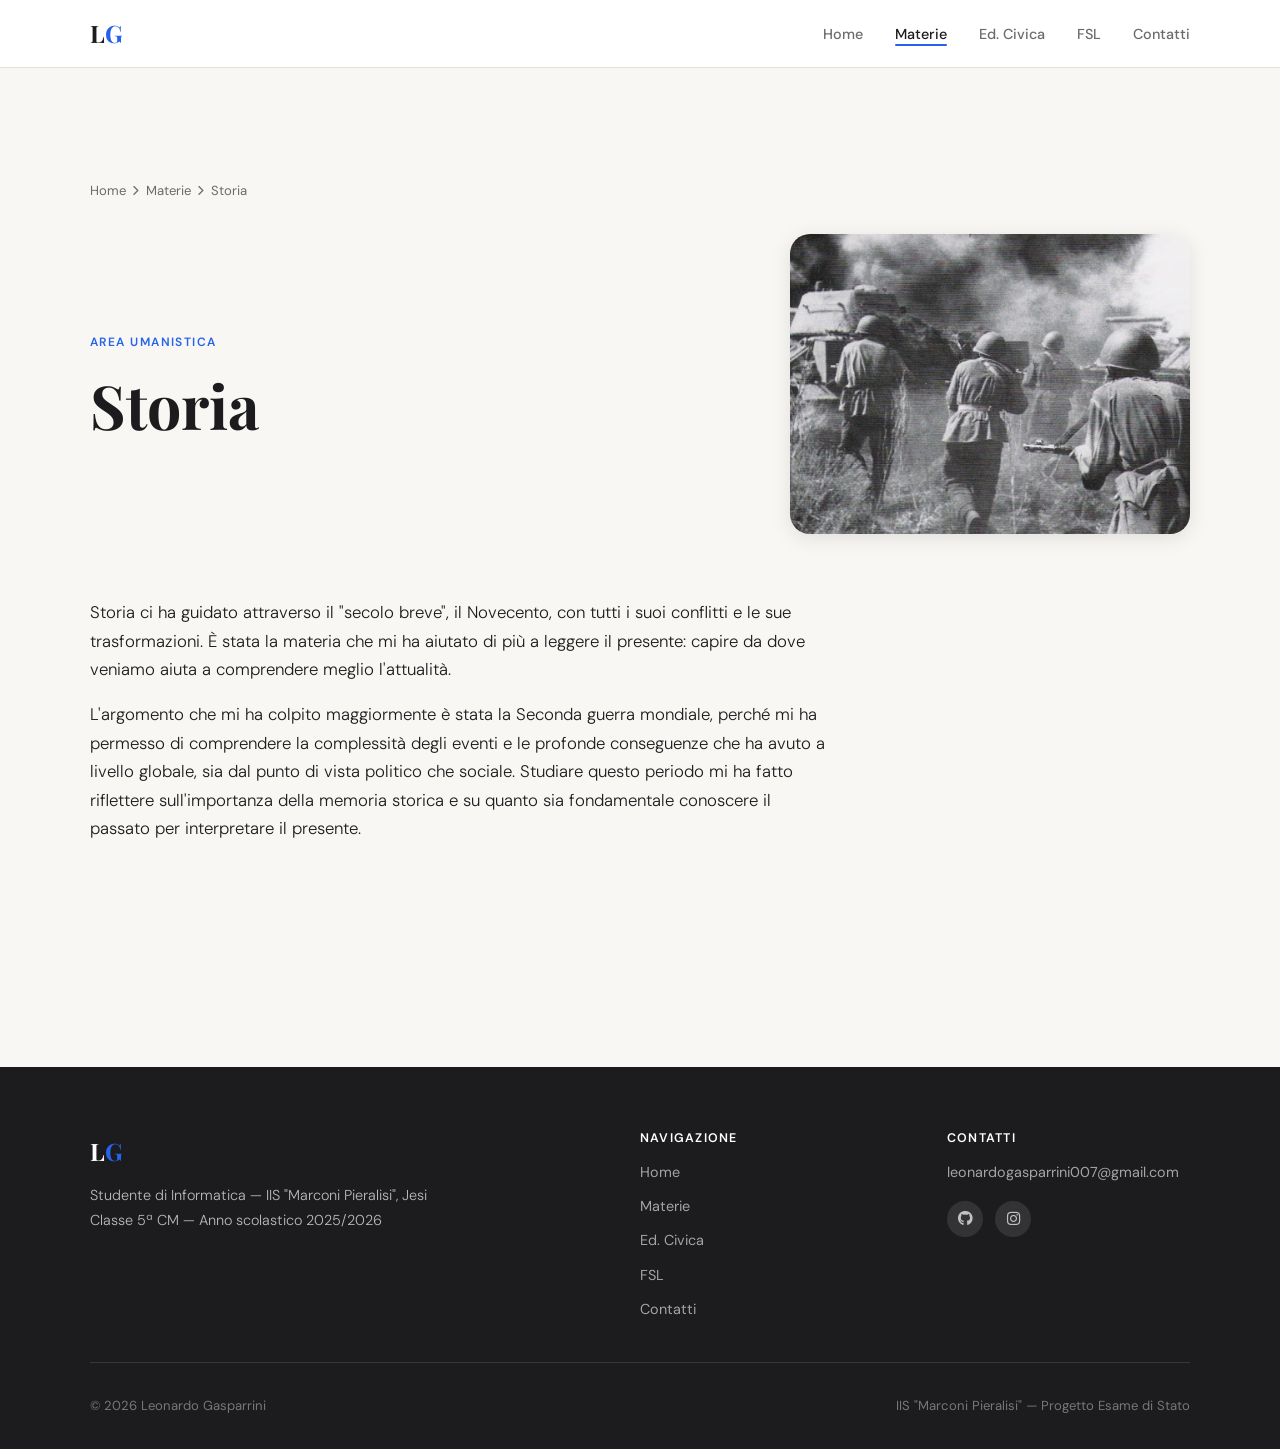
<file: materia-storia.html>
<!DOCTYPE html>
<html lang="it">
<head>
  <meta charset="UTF-8">
  <meta name="viewport" content="width=device-width, initial-scale=1.0">
  <title>Storia — Leonardo Gasparrini</title>
  <meta name="description" content="Storia al quinto anno: il Novecento, la Seconda guerra mondiale e l'importanza della memoria storica per interpretare il presente.">
  <meta property="og:title" content="Storia — Leonardo Gasparrini">
  <link rel="stylesheet" href="style.css">
  <link rel="stylesheet" href="https://cdnjs.cloudflare.com/ajax/libs/font-awesome/6.5.0/css/all.min.css">
</head>
<body>
  <!-- NAVIGAZIONE -->
  <header class="site-nav" role="banner">
    <div class="container nav-inner">
      <a href="index.html" class="nav-logo" aria-label="Torna alla home">L<span>G</span></a>
      <nav aria-label="Navigazione principale">
        <ul class="nav-links">
          <li><a href="index.html">Home</a></li>
          <li><a href="materie.html" class="active">Materie</a></li>
          <li><a href="educazione-civica.html">Ed. Civica</a></li>
          <li><a href="pcto.html">FSL</a></li>
          <li><a href="contatti.html">Contatti</a></li>
        </ul>
      </nav>
      <button class="nav-hamburger" aria-label="Apri menu" aria-expanded="false" aria-controls="mobile-menu">
        <span></span><span></span><span></span>
      </button>
    </div>
  </header>
  <nav class="nav-mobile" id="mobile-menu" aria-label="Navigazione mobile">
    <a href="index.html">Home</a>
    <a href="materie.html">Materie</a>
    <a href="educazione-civica.html">Ed. Civica</a>
    <a href="pcto.html">FSL</a>
    <a href="contatti.html">Contatti</a>
  </nav>
  <main>
    <section class="subject-page">
      <div class="container">
        <nav class="breadcrumb" aria-label="Breadcrumb">
          <a href="index.html">Home</a>
          <i class="fa-solid fa-chevron-right" aria-hidden="true"></i>
          <a href="materie.html">Materie</a>
          <i class="fa-solid fa-chevron-right" aria-hidden="true"></i>
          <span aria-current="page">Storia</span>
        </nav>
        <div class="subject-page-header fade-in">
          <div>
            <span class="section-label">Area umanistica</span>
            <h1>Storia</h1>
          </div>
          <img src="immagini/materia-storia.avif" alt="Storia del Novecento" class="subject-page-img" width="400" height="300" loading="lazy">
        </div>
        <div class="subject-body fade-in">
          <p>Storia ci ha guidato attraverso il "secolo breve", il Novecento, con tutti i suoi conflitti e le sue trasformazioni. È stata la materia che mi ha aiutato di più a leggere il presente: capire da dove veniamo aiuta a comprendere meglio l'attualità.</p>
          <p>L'argomento che mi ha colpito maggiormente è stata la Seconda guerra mondiale, perché mi ha permesso di comprendere la complessità degli eventi e le profonde conseguenze che ha avuto a livello globale, sia dal punto di vista politico che sociale. Studiare questo periodo mi ha fatto riflettere sull'importanza della memoria storica e su quanto sia fondamentale conoscere il passato per interpretare il presente.</p>
        </div>
      </div>
    </section>
  </main>
  <footer class="site-footer" role="contentinfo">
    <div class="container">
      <div class="footer-grid">
        <div class="footer-brand">
          <a href="index.html" class="nav-logo">L<span>G</span></a>
          <p>Studente di Informatica — IIS "Marconi Pieralisi", Jesi<br>Classe 5ª CM — Anno scolastico 2025/2026</p>
        </div>
        <div class="footer-col">
          <h4>Navigazione</h4>
          <ul>
            <li><a href="index.html">Home</a></li>
            <li><a href="materie.html">Materie</a></li>
            <li><a href="educazione-civica.html">Ed. Civica</a></li>
            <li><a href="pcto.html">FSL</a></li>
            <li><a href="contatti.html">Contatti</a></li>
          </ul>
        </div>
        <div class="footer-col">
          <h4>Contatti</h4>
          <ul><li><a href="mailto:leonardogasparrini007@gmail.com">leonardogasparrini007@gmail.com</a></li></ul>
          <div class="footer-social" style="margin-top:1rem;">
            <a href="https://github.com/Leoprince07" target="_blank" rel="noopener" aria-label="GitHub"><i class="fa-brands fa-github" aria-hidden="true"></i></a>
            <a href="https://instagram.com/leonardogasparrini_" target="_blank" rel="noopener" aria-label="Instagram"><i class="fa-brands fa-instagram" aria-hidden="true"></i></a>
          </div>
        </div>
      </div>
      <div class="footer-bottom">
        <span>© 2026 Leonardo Gasparrini</span>
        <span>IIS "Marconi Pieralisi" — Progetto Esame di Stato</span>
      </div>
    </div>
  </footer>
  <script src="script.js"></script>
</body>
</html>
</file>
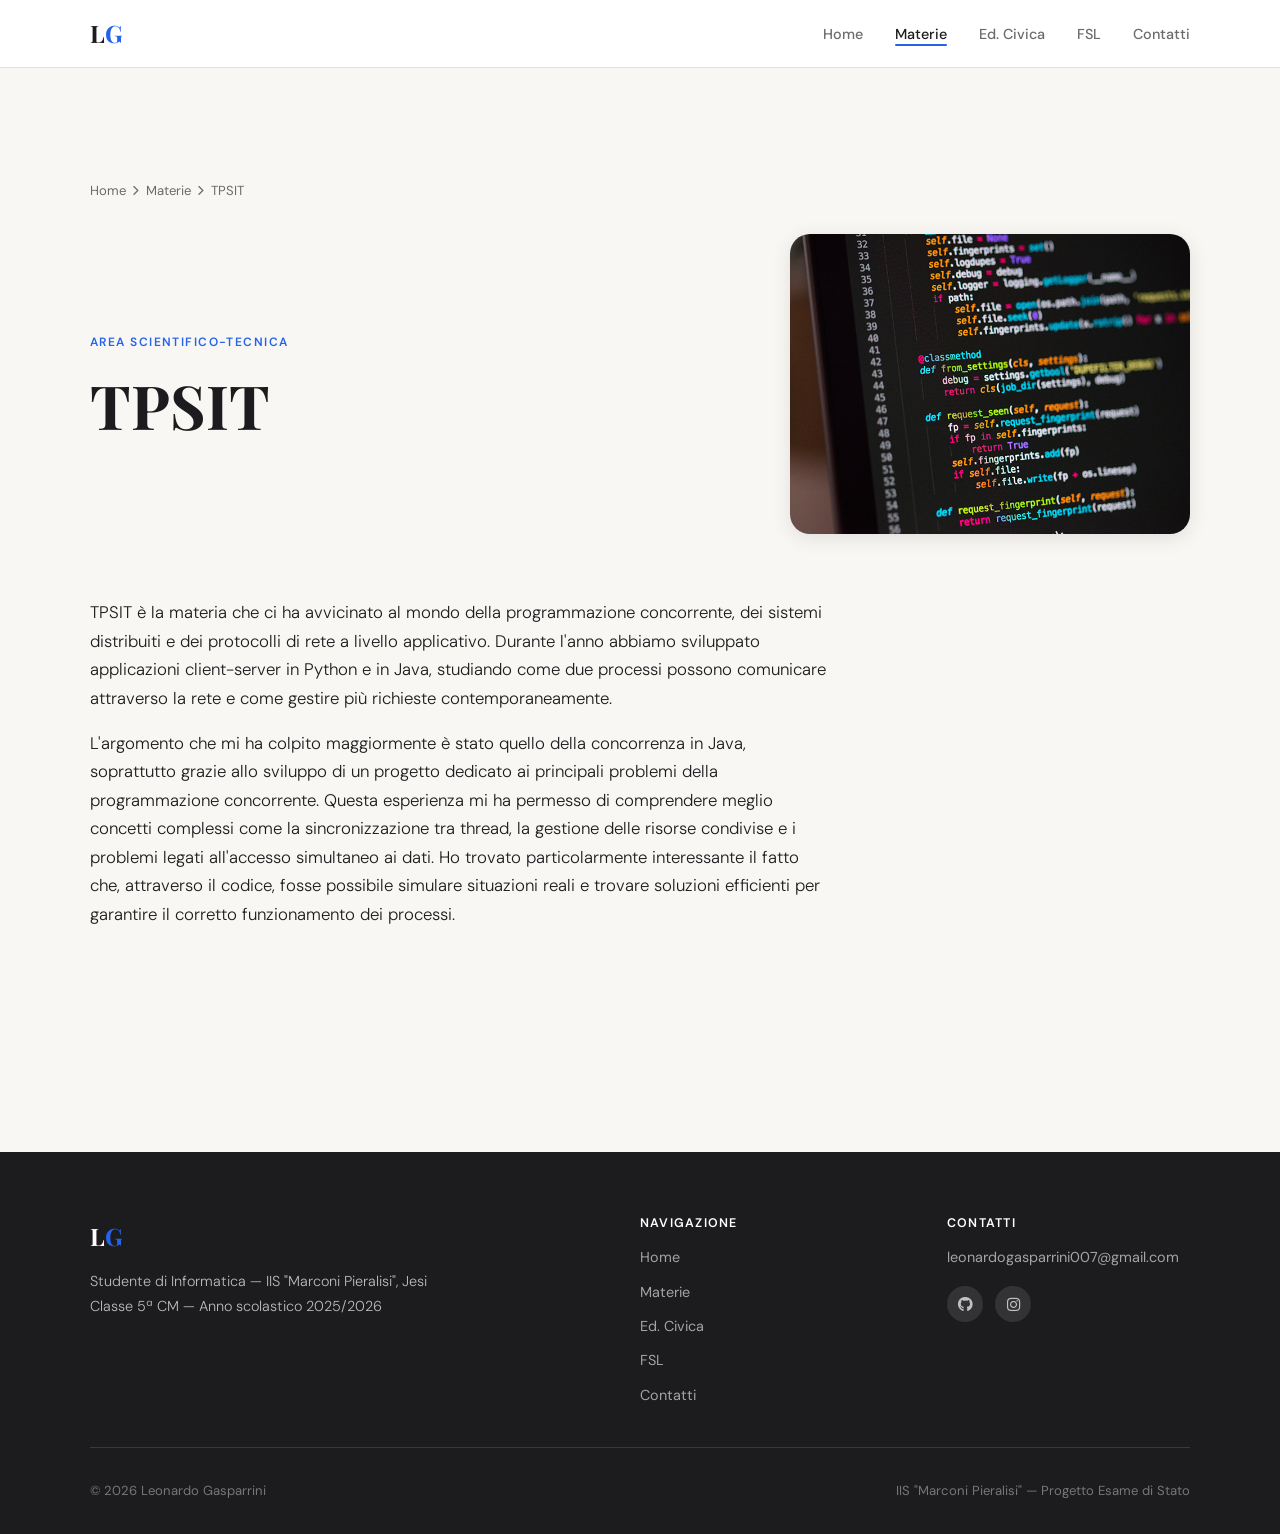
<file: materia-tpsit.html>
<!DOCTYPE html>
<html lang="it">
<head>
  <meta charset="UTF-8">
  <meta name="viewport" content="width=device-width, initial-scale=1.0">
  <title>TPSIT — Leonardo Gasparrini</title>
  <meta name="description" content="TPSIT: Tecnologie e Progettazione di Sistemi Informatici e di Telecomunicazione. Programmazione concorrente, sistemi distribuiti e protocolli applicativi.">
  <meta property="og:title" content="TPSIT — Leonardo Gasparrini">
  <link rel="stylesheet" href="style.css">
  <link rel="stylesheet" href="https://cdnjs.cloudflare.com/ajax/libs/font-awesome/6.5.0/css/all.min.css">
</head>
<body>
  <!-- NAVIGAZIONE -->
  <header class="site-nav" role="banner">
    <div class="container nav-inner">
      <a href="index.html" class="nav-logo" aria-label="Torna alla home">L<span>G</span></a>
      <nav aria-label="Navigazione principale">
        <ul class="nav-links">
          <li><a href="index.html">Home</a></li>
          <li><a href="materie.html" class="active">Materie</a></li>
          <li><a href="educazione-civica.html">Ed. Civica</a></li>
          <li><a href="pcto.html">FSL</a></li>
          <li><a href="contatti.html">Contatti</a></li>
        </ul>
      </nav>
      <button class="nav-hamburger" aria-label="Apri menu" aria-expanded="false" aria-controls="mobile-menu">
        <span></span><span></span><span></span>
      </button>
    </div>
  </header>
  <nav class="nav-mobile" id="mobile-menu" aria-label="Navigazione mobile">
    <a href="index.html">Home</a>
    <a href="materie.html">Materie</a>
    <a href="educazione-civica.html">Ed. Civica</a>
    <a href="pcto.html">FSL</a>
    <a href="contatti.html">Contatti</a>
  </nav>
  <main>
    <section class="subject-page">
      <div class="container">
        <nav class="breadcrumb" aria-label="Breadcrumb">
          <a href="index.html">Home</a>
          <i class="fa-solid fa-chevron-right" aria-hidden="true"></i>
          <a href="materie.html">Materie</a>
          <i class="fa-solid fa-chevron-right" aria-hidden="true"></i>
          <span aria-current="page">TPSIT</span>
        </nav>
        <div class="subject-page-header fade-in">
          <div>
            <span class="section-label">Area scientifico-tecnica</span>
            <h1>TPSIT</h1>
          </div>
          <img src="immagini/materia-tpsit.jpg" alt="Programmazione concorrente e sistemi distribuiti" class="subject-page-img" width="400" height="300" loading="lazy">
        </div>
        <div class="subject-body fade-in">
          <p>TPSIT è la materia che ci ha avvicinato al mondo della programmazione concorrente, dei sistemi distribuiti e dei protocolli di rete a livello applicativo. Durante l'anno abbiamo sviluppato applicazioni client-server in Python e in Java, studiando come due processi possono comunicare attraverso la rete e come gestire più richieste contemporaneamente.</p>
          <p>L'argomento che mi ha colpito maggiormente è stato quello della concorrenza in Java, soprattutto grazie allo sviluppo di un progetto dedicato ai principali problemi della programmazione concorrente. Questa esperienza mi ha permesso di comprendere meglio concetti complessi come la sincronizzazione tra thread, la gestione delle risorse condivise e i problemi legati all'accesso simultaneo ai dati. Ho trovato particolarmente interessante il fatto che, attraverso il codice, fosse possibile simulare situazioni reali e trovare soluzioni efficienti per garantire il corretto funzionamento dei processi.</p>
        </div>
      </div>
    </section>
  </main>
  <footer class="site-footer" role="contentinfo">
    <div class="container">
      <div class="footer-grid">
        <div class="footer-brand">
          <a href="index.html" class="nav-logo">L<span>G</span></a>
          <p>Studente di Informatica — IIS "Marconi Pieralisi", Jesi<br>Classe 5ª CM — Anno scolastico 2025/2026</p>
        </div>
        <div class="footer-col">
          <h4>Navigazione</h4>
          <ul>
            <li><a href="index.html">Home</a></li>
            <li><a href="materie.html">Materie</a></li>
            <li><a href="educazione-civica.html">Ed. Civica</a></li>
            <li><a href="pcto.html">FSL</a></li>
            <li><a href="contatti.html">Contatti</a></li>
          </ul>
        </div>
        <div class="footer-col">
          <h4>Contatti</h4>
          <ul><li><a href="mailto:leonardogasparrini007@gmail.com">leonardogasparrini007@gmail.com</a></li></ul>
          <div class="footer-social" style="margin-top:1rem;">
            <a href="https://github.com/Leoprince07" target="_blank" rel="noopener" aria-label="GitHub"><i class="fa-brands fa-github" aria-hidden="true"></i></a>
            <a href="https://instagram.com/leonardogasparrini_" target="_blank" rel="noopener" aria-label="Instagram"><i class="fa-brands fa-instagram" aria-hidden="true"></i></a>
          </div>
        </div>
      </div>
      <div class="footer-bottom">
        <span>© 2026 Leonardo Gasparrini</span>
        <span>IIS "Marconi Pieralisi" — Progetto Esame di Stato</span>
      </div>
    </div>
  </footer>
  <script src="script.js"></script>
</body>
</html>
</file>
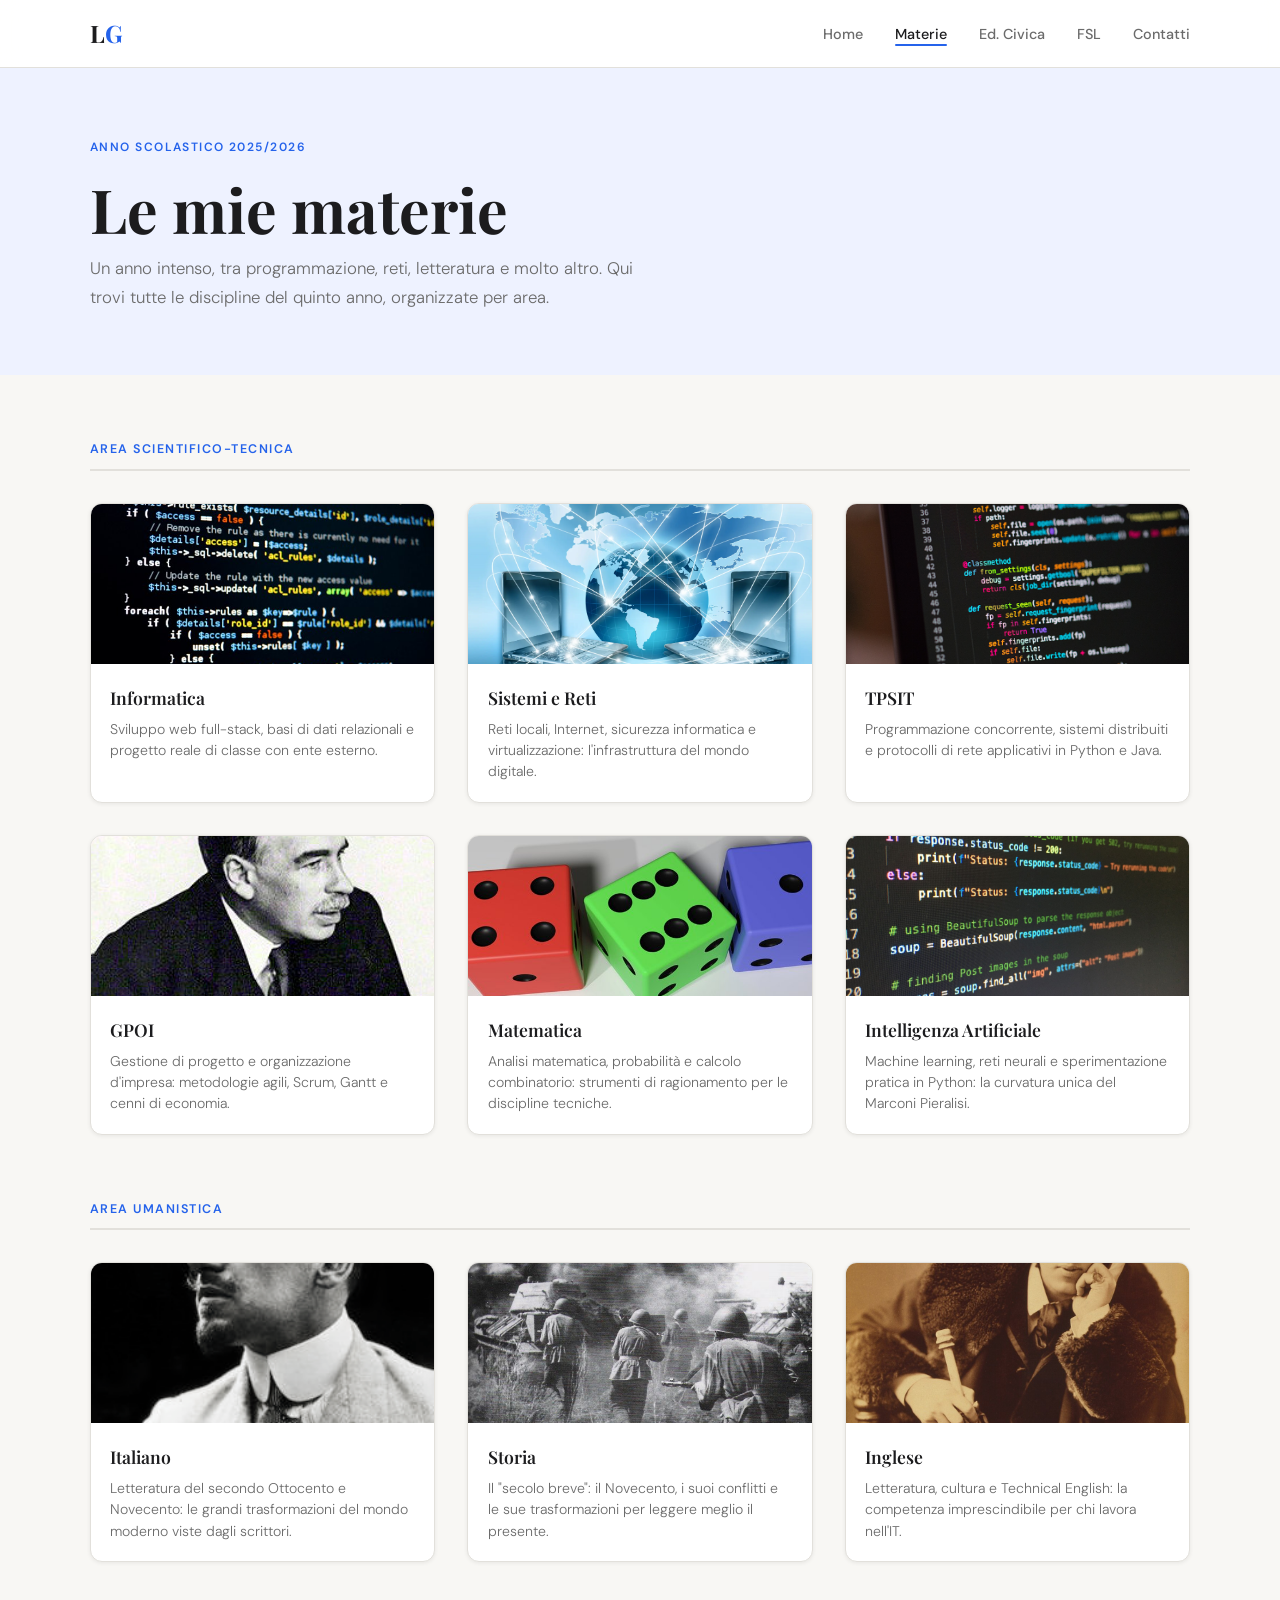
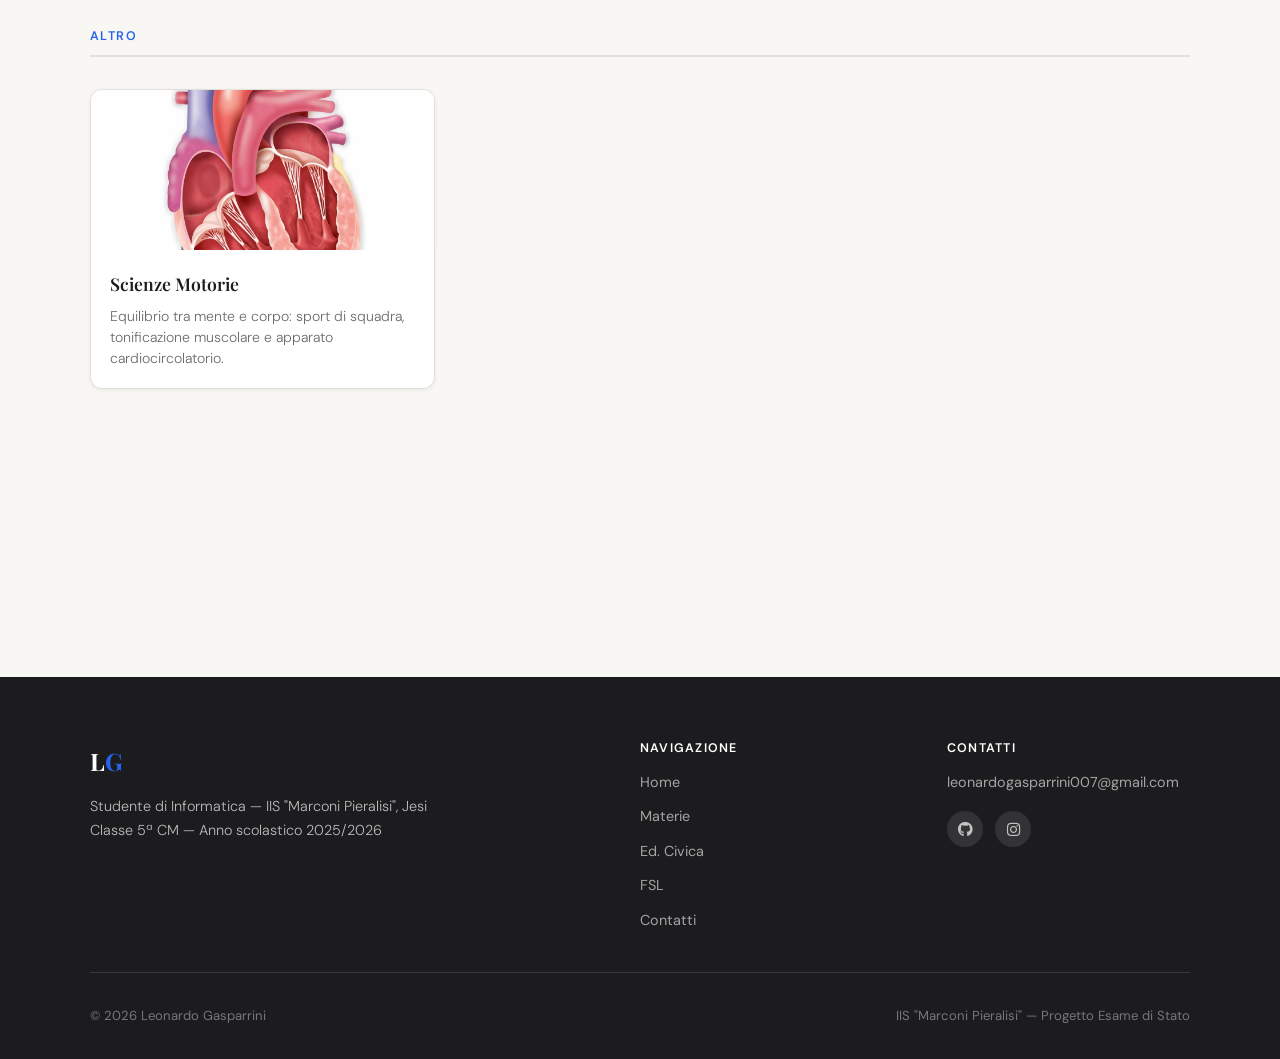
<file: materie.html>
<!DOCTYPE html>
<html lang="it">
<head>
  <meta charset="UTF-8">
  <meta name="viewport" content="width=device-width, initial-scale=1.0">
  <title>Materie — Leonardo Gasparrini</title>
  <meta name="description" content="Le materie del quinto anno dell'IIS Marconi Pieralisi, indirizzo Informatica e Telecomunicazioni: dall'informatica alla matematica, dall'italiano alle scienze motorie.">
  <meta property="og:title" content="Materie — Leonardo Gasparrini">
  <link rel="stylesheet" href="style.css">
  <link rel="stylesheet" href="https://cdnjs.cloudflare.com/ajax/libs/font-awesome/6.5.0/css/all.min.css">
</head>
<body>

  <!-- NAVIGAZIONE -->
  <header class="site-nav" role="banner">
    <div class="container nav-inner">
      <a href="index.html" class="nav-logo" aria-label="Torna alla home">L<span>G</span></a>
      <nav aria-label="Navigazione principale">
        <ul class="nav-links">
          <li><a href="index.html">Home</a></li>
          <li><a href="materie.html" class="active">Materie</a></li>
          <li><a href="educazione-civica.html">Ed. Civica</a></li>
          <li><a href="pcto.html">FSL</a></li>
          <li><a href="contatti.html">Contatti</a></li>
        </ul>
      </nav>
      <button class="nav-hamburger" aria-label="Apri menu" aria-expanded="false" aria-controls="mobile-menu">
        <span></span><span></span><span></span>
      </button>
    </div>
  </header>

  <nav class="nav-mobile" id="mobile-menu" aria-label="Navigazione mobile">
    <a href="index.html">Home</a>
    <a href="materie.html">Materie</a>
    <a href="educazione-civica.html">Ed. Civica</a>
    <a href="pcto.html">FSL</a>
    <a href="contatti.html">Contatti</a>
  </nav>

  <main>

    <div class="page-hero">
      <div class="container">
        <span class="section-label">Anno scolastico 2025/2026</span>
        <h1>Le mie materie</h1>
        <p>Un anno intenso, tra programmazione, reti, letteratura e molto altro. Qui trovi tutte le discipline del quinto anno, organizzate per area.</p>
      </div>
    </div>

    <section class="subjects-section" aria-label="Elenco materie">
      <div class="container">

        <!-- Area scientifico-tecnica -->
        <div class="subjects-group">
          <p class="subjects-group-title">Area scientifico-tecnica</p>
          <div class="subjects-grid">

            <a href="materia-informatica.html" class="subject-card fade-in" aria-label="Vai alla pagina di Informatica">
              <img src="immagini/materia-informatica.jpg" alt="Informatica" class="subject-card-img" loading="lazy" width="280" height="160">
              <div class="subject-card-body">
                <p class="subject-card-title">Informatica</p>
                <p class="subject-card-desc">Sviluppo web full-stack, basi di dati relazionali e progetto reale di classe con ente esterno.</p>
              </div>
            </a>

            <a href="materia-sistemi-reti.html" class="subject-card fade-in" aria-label="Vai alla pagina di Sistemi e Reti">
              <img src="immagini/materia-sistemi-reti.webp" alt="Sistemi e Reti" class="subject-card-img" loading="lazy" width="280" height="160">
              <div class="subject-card-body">
                <p class="subject-card-title">Sistemi e Reti</p>
                <p class="subject-card-desc">Reti locali, Internet, sicurezza informatica e virtualizzazione: l'infrastruttura del mondo digitale.</p>
              </div>
            </a>

            <a href="materia-tpsit.html" class="subject-card fade-in" aria-label="Vai alla pagina di TPSIT">
              <img src="immagini/materia-tpsit.jpg" alt="TPSIT" class="subject-card-img" loading="lazy" width="280" height="160">
              <div class="subject-card-body">
                <p class="subject-card-title">TPSIT</p>
                <p class="subject-card-desc">Programmazione concorrente, sistemi distribuiti e protocolli di rete applicativi in Python e Java.</p>
              </div>
            </a>

            <a href="materia-gpoi.html" class="subject-card fade-in" aria-label="Vai alla pagina di GPOI">
              <img src="immagini/materia-gpoi.jpg" alt="GPOI" class="subject-card-img" loading="lazy" width="280" height="160">
              <div class="subject-card-body">
                <p class="subject-card-title">GPOI</p>
                <p class="subject-card-desc">Gestione di progetto e organizzazione d'impresa: metodologie agili, Scrum, Gantt e cenni di economia.</p>
              </div>
            </a>

            <a href="materia-matematica.html" class="subject-card fade-in" aria-label="Vai alla pagina di Matematica">
              <img src="immagini/materia-matematica.jpg" alt="Matematica" class="subject-card-img" loading="lazy" width="280" height="160">
              <div class="subject-card-body">
                <p class="subject-card-title">Matematica</p>
                <p class="subject-card-desc">Analisi matematica, probabilità e calcolo combinatorio: strumenti di ragionamento per le discipline tecniche.</p>
              </div>
            </a>

            <a href="materia-ia.html" class="subject-card fade-in" aria-label="Vai alla pagina di Intelligenza Artificiale">
              <img src="immagini/materia-ia.jpeg" alt="Intelligenza Artificiale" class="subject-card-img" loading="lazy" width="280" height="160">
              <div class="subject-card-body">
                <p class="subject-card-title">Intelligenza Artificiale</p>
                <p class="subject-card-desc">Machine learning, reti neurali e sperimentazione pratica in Python: la curvatura unica del Marconi Pieralisi.</p>
              </div>
            </a>

          </div>
        </div>

        <!-- Area umanistica -->
        <div class="subjects-group">
          <p class="subjects-group-title">Area umanistica</p>
          <div class="subjects-grid">

            <a href="materia-italiano.html" class="subject-card fade-in" aria-label="Vai alla pagina di Italiano">
              <img src="immagini/materia-italiano.png" alt="Italiano" class="subject-card-img" loading="lazy" width="280" height="160">
              <div class="subject-card-body">
                <p class="subject-card-title">Italiano</p>
                <p class="subject-card-desc">Letteratura del secondo Ottocento e Novecento: le grandi trasformazioni del mondo moderno viste dagli scrittori.</p>
              </div>
            </a>

            <a href="materia-storia.html" class="subject-card fade-in" aria-label="Vai alla pagina di Storia">
              <img src="immagini/materia-storia.avif" alt="Storia" class="subject-card-img" loading="lazy" width="280" height="160">
              <div class="subject-card-body">
                <p class="subject-card-title">Storia</p>
                <p class="subject-card-desc">Il "secolo breve": il Novecento, i suoi conflitti e le sue trasformazioni per leggere meglio il presente.</p>
              </div>
            </a>

            <a href="materia-inglese.html" class="subject-card fade-in" aria-label="Vai alla pagina di Inglese">
              <img src="immagini/materia-inglese.jpg" alt="Inglese" class="subject-card-img" loading="lazy" width="280" height="160">
              <div class="subject-card-body">
                <p class="subject-card-title">Inglese</p>
                <p class="subject-card-desc">Letteratura, cultura e Technical English: la competenza imprescindibile per chi lavora nell'IT.</p>
              </div>
            </a>

          </div>
        </div>

        <!-- Altro -->
        <div class="subjects-group">
          <p class="subjects-group-title">Altro</p>
          <div class="subjects-grid">

            <a href="materia-scienze-motorie.html" class="subject-card fade-in" aria-label="Vai alla pagina di Scienze Motorie">
              <img src="immagini/materia-scienze-motorie.jpg" alt="Scienze Motorie" class="subject-card-img" loading="lazy" width="280" height="160">
              <div class="subject-card-body">
                <p class="subject-card-title">Scienze Motorie</p>
                <p class="subject-card-desc">Equilibrio tra mente e corpo: sport di squadra, tonificazione muscolare e apparato cardiocircolatorio.</p>
              </div>
            </a>

          </div>
        </div>

      </div>
    </section>

  </main>

  <!-- FOOTER -->
  <footer class="site-footer" role="contentinfo">
    <div class="container">
      <div class="footer-grid">
        <div class="footer-brand">
          <a href="index.html" class="nav-logo">L<span>G</span></a>
          <p>Studente di Informatica — IIS "Marconi Pieralisi", Jesi<br>
          Classe 5ª CM — Anno scolastico 2025/2026</p>
        </div>
        <div class="footer-col">
          <h4>Navigazione</h4>
          <ul>
            <li><a href="index.html">Home</a></li>
            <li><a href="materie.html">Materie</a></li>
            <li><a href="educazione-civica.html">Ed. Civica</a></li>
            <li><a href="pcto.html">FSL</a></li>
            <li><a href="contatti.html">Contatti</a></li>
          </ul>
        </div>
        <div class="footer-col">
          <h4>Contatti</h4>
          <ul>
            <li><a href="mailto:leonardogasparrini007@gmail.com">leonardogasparrini007@gmail.com</a></li>
          </ul>
          <div class="footer-social" style="margin-top:1rem;">
            <a href="https://github.com/Leoprince07" target="_blank" rel="noopener" aria-label="GitHub">
              <i class="fa-brands fa-github" aria-hidden="true"></i>
            </a>
            <a href="https://instagram.com/leonardogasparrini_" target="_blank" rel="noopener" aria-label="Instagram">
              <i class="fa-brands fa-instagram" aria-hidden="true"></i>
            </a>
          </div>
        </div>
      </div>
      <div class="footer-bottom">
        <span>© 2026 Leonardo Gasparrini</span>
        <span>IIS "Marconi Pieralisi" — Progetto Esame di Stato</span>
      </div>
    </div>
  </footer>

  <script src="script.js"></script>
</body>
</html>
</file>
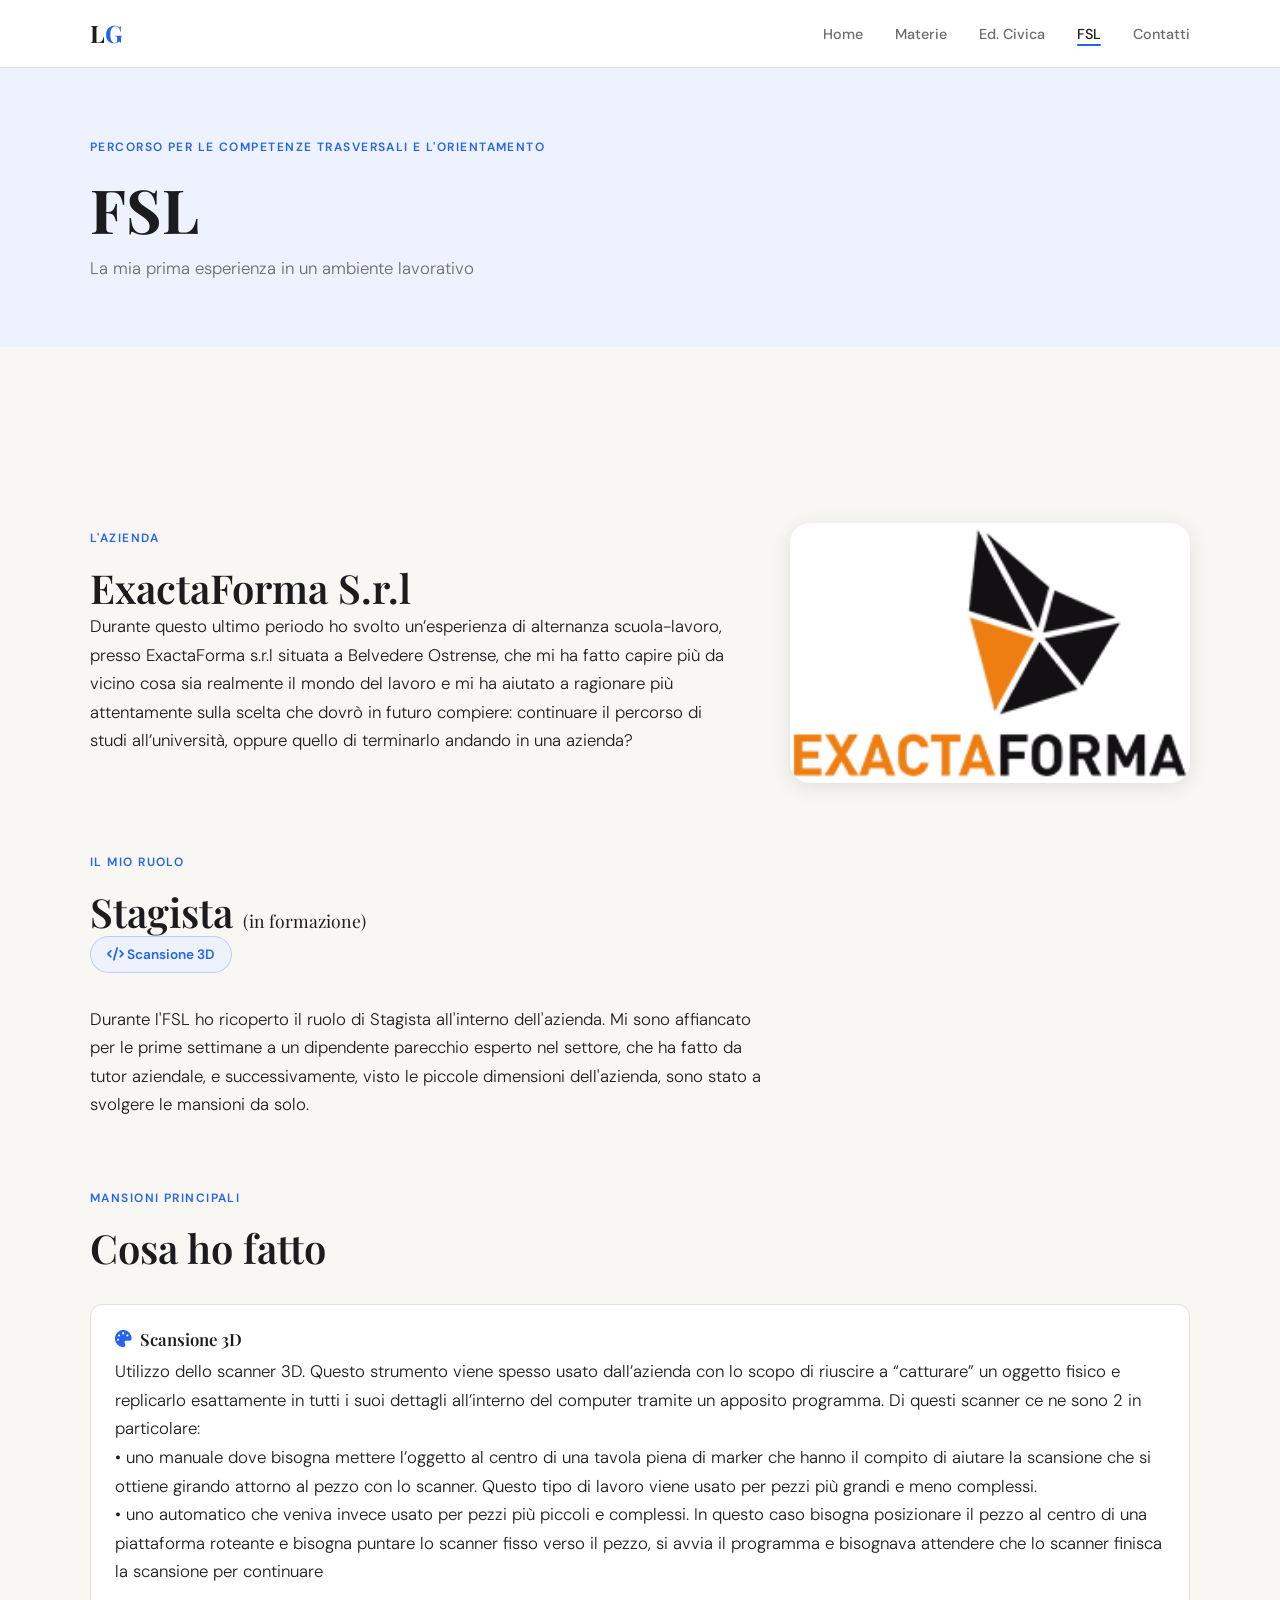
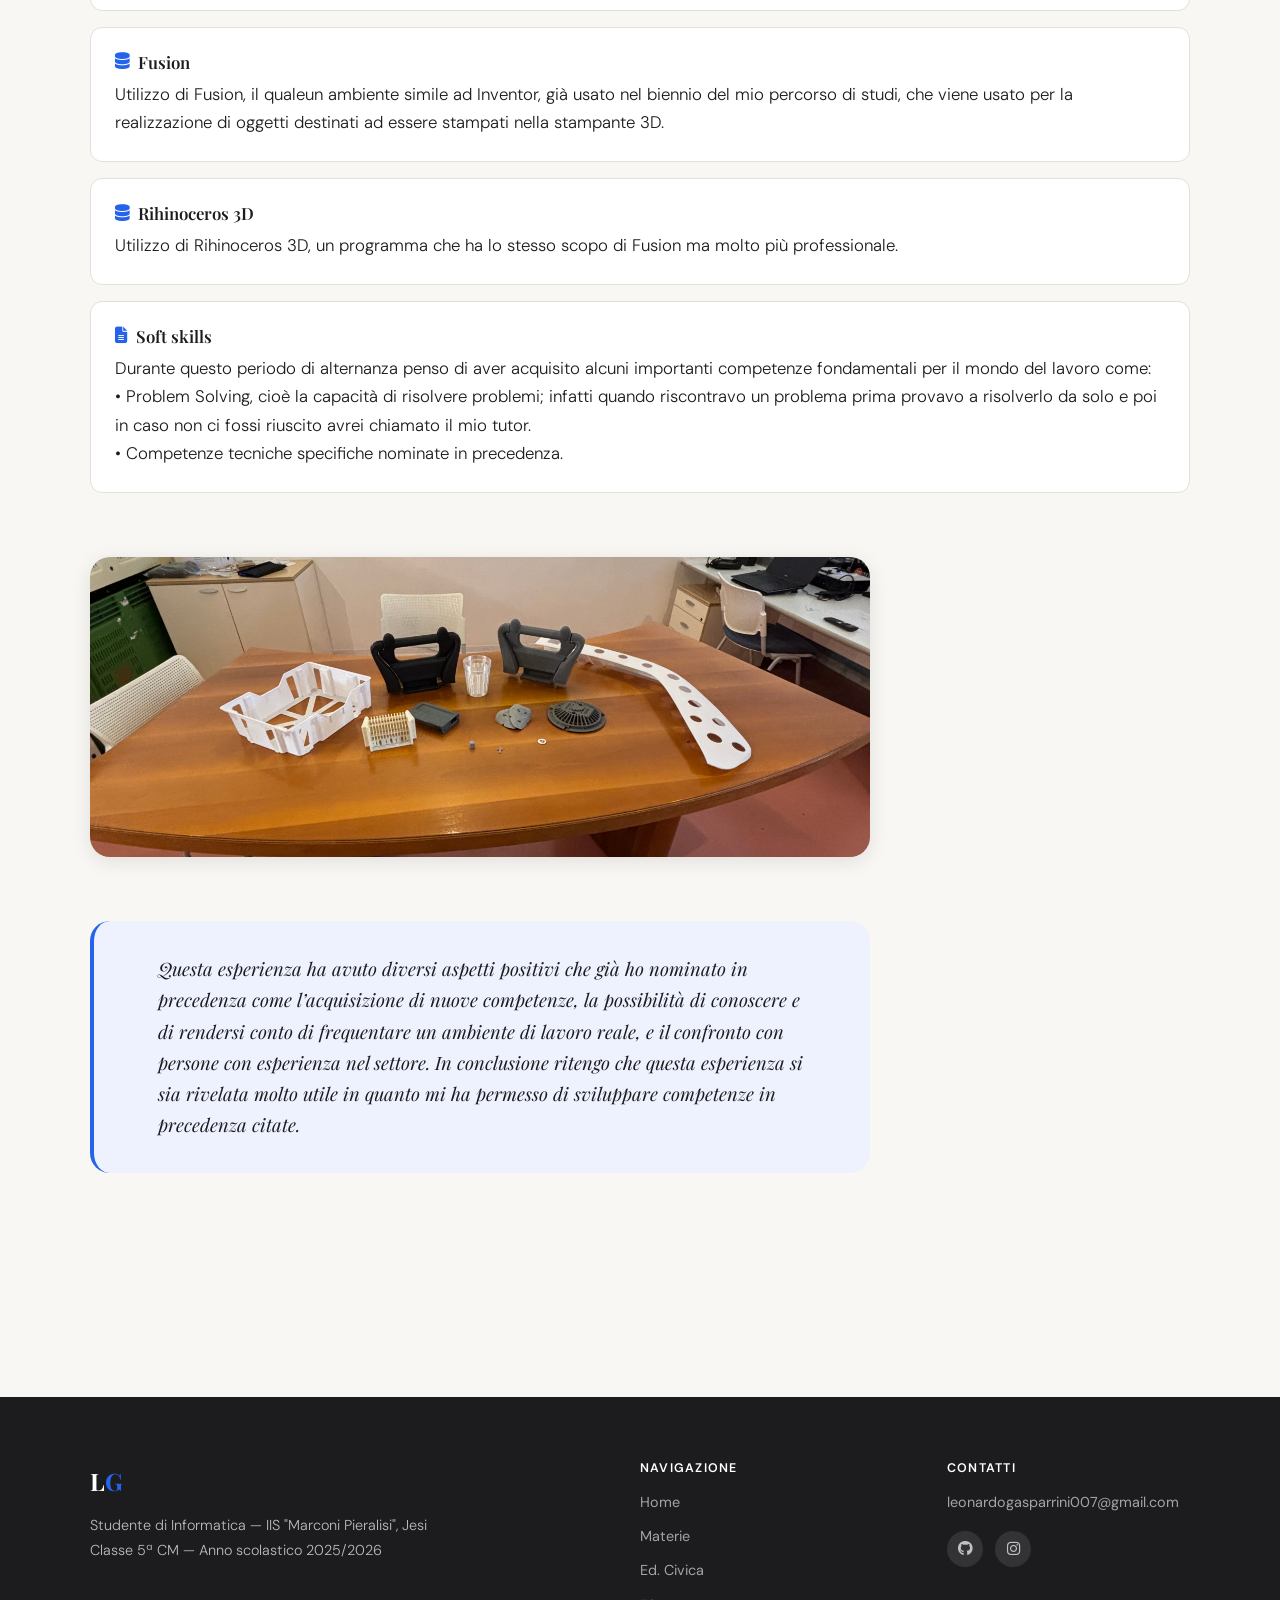
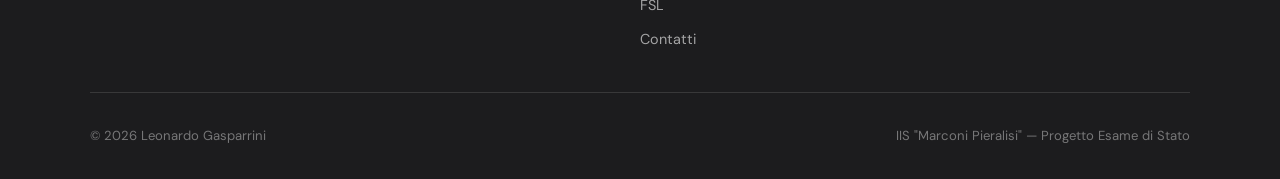
<file: pcto.html>
<!DOCTYPE html>
<html lang="it">
<head>
  <meta charset="UTF-8">
  <meta name="viewport" content="width=device-width, initial-scale=1.0">
  <title>FSL — Leonardo Gasparrini</title>
  <meta name="description" content="Percorso per le Competenze Trasversali e l'Orientamento di Leonardo Gasparrini: esperienza come Junior Developer presso NovaTech Solutions, Jesi.">
  <meta property="og:title" content="PCTO — Leonardo Gasparrini">
  <link rel="stylesheet" href="style.css">
  <link rel="stylesheet" href="https://cdnjs.cloudflare.com/ajax/libs/font-awesome/6.5.0/css/all.min.css">
</head>
<body>

  <!-- NAVIGAZIONE -->
  <header class="site-nav" role="banner">
    <div class="container nav-inner">
      <a href="index.html" class="nav-logo" aria-label="Torna alla home">L<span>G</span></a>
      <nav aria-label="Navigazione principale">
        <ul class="nav-links">
          <li><a href="index.html">Home</a></li>
          <li><a href="materie.html">Materie</a></li>
          <li><a href="educazione-civica.html">Ed. Civica</a></li>
          <li><a href="pcto.html" class="active">FSL</a></li>
          <li><a href="contatti.html">Contatti</a></li>
        </ul>
      </nav>
      <button class="nav-hamburger" aria-label="Apri menu" aria-expanded="false" aria-controls="mobile-menu">
        <span></span><span></span><span></span>
      </button>
    </div>
  </header>

  <nav class="nav-mobile" id="mobile-menu" aria-label="Navigazione mobile">
    <a href="index.html">Home</a>
    <a href="materie.html">Materie</a>
    <a href="educazione-civica.html">Ed. Civica</a>
    <a href="pcto.html">FSL</a>
    <a href="contatti.html">Contatti</a>
  </nav>

  <main>

    <!-- Hero pagina -->
    <div class="page-hero">
      <div class="container">
        <span class="section-label">Percorso per le Competenze Trasversali e l'Orientamento</span>
        <h1>FSL</h1>
        <p>La mia prima esperienza in un ambiente lavorativo</p>
      </div>
    </div>

    <section class="pcto-section" aria-labelledby="pcto-heading">
      <div class="container">

        <!-- 6.1 L'azienda -->
        <div class="pcto-intro fade-in">
          <div>
            <span class="section-label">L'azienda</span>
            <h2 id="pcto-heading">ExactaForma S.r.l</h2>
            <p>
             Durante questo ultimo periodo ho svolto un’esperienza di alternanza scuola-lavoro, presso ExactaForma s.r.l
			situata a Belvedere Ostrense, che mi ha fatto capire più da vicino cosa sia realmente il mondo del lavoro e
			mi ha aiutato a ragionare più attentamente sulla scelta che dovrò in futuro compiere: continuare il percorso
			di studi all’università, oppure quello di terminarlo andando in una azienda?	  
            </p>
          </div>
          <img
            src="immagini/pcto-azienda.png"
            alt="Sede di NovaTech Solutions a Jesi"
            class="pcto-img"
            loading="lazy"
            width="400" height="260"
          >
        </div>

        <!-- 6.2 Il ruolo -->
        <div class="fade-in" style="margin-bottom: var(--space-lg);">
          <span class="section-label">Il mio ruolo</span>
          <h2>Stagista <span style="font-weight:300; font-size:1.1rem;">(in formazione)</span></h2>
          <span class="pcto-role-badge"><i class="fa-solid fa-code" aria-hidden="true"></i> Scansione 3D</span>
          <p style="max-width:680px; margin-top:1rem;">
            Durante l'FSL ho ricoperto il ruolo di Stagista all'interno dell'azienda.
            Mi sono affiancato per le prime settimane a un dipendente parecchio esperto nel settore, che ha fatto da tutor aziendale,
            e successivamente, visto le piccole dimensioni dell'azienda, sono stato a svolgere le mansioni da solo.
          </p>
        </div>

        <!-- 6.3 Mansioni -->
        <div class="pcto-mansioni fade-in">
          <span class="section-label">Mansioni principali</span>
          <h2 style="margin-bottom: var(--space-md);">Cosa ho fatto</h2>

          <div class="pcto-mansione">
            <h3><i class="fa-solid fa-palette" aria-hidden="true"></i>Scansione 3D</h3>
            <p>
              Utilizzo dello scanner 3D. Questo strumento viene spesso usato dall’azienda con lo scopo di riuscire
			a “catturare” un oggetto fisico e replicarlo esattamente in tutti i suoi dettagli all’interno del
			computer tramite un apposito programma. Di questi scanner ce ne sono 2 in particolare:
			<br>• uno manuale dove bisogna mettere l’oggetto al centro di una tavola piena di marker che
			hanno il compito di aiutare la scansione che si ottiene girando attorno al pezzo con lo
			scanner. Questo tipo di lavoro viene usato per pezzi più grandi e meno complessi.
			<br>• uno automatico che veniva invece usato per pezzi più piccoli e complessi. In questo caso
			bisogna posizionare il pezzo al centro di una piattaforma roteante e bisogna puntare lo
			scanner fisso verso il pezzo, si avvia il programma e bisognava attendere che lo scanner
			finisca la scansione per continuare		
            </p>
          </div>

          <div class="pcto-mansione">
            <h3><i class="fa-solid fa-database" aria-hidden="true"></i> Fusion</h3>
            <p>
              Utilizzo di Fusion, il qualeun ambiente simile ad Inventor, già usato nel biennio del mio percorso di
				studi, che viene usato per la realizzazione di oggetti destinati ad essere stampati nella stampante 3D.
            </p>
          </div>

          <div class="pcto-mansione">
            <h3><i class="fa-solid fa-database" aria-hidden="true"></i> Rihinoceros 3D</h3>
            <p>
              Utilizzo di Rihinoceros 3D, un programma che ha lo stesso scopo di Fusion ma molto più
				professionale.
            </p>
          </div>

          <div class="pcto-mansione">
            <h3><i class="fa-solid fa-file-lines" aria-hidden="true"></i> Soft skills</h3>
            <p>
              Durante questo periodo di alternanza penso di aver acquisito alcuni importanti competenze fondamentali
				per il mondo del lavoro come:
				<br>• Problem Solving, cioè la capacità di risolvere problemi; infatti quando riscontravo un problema
				prima provavo a risolverlo da solo e poi in caso non ci fossi riuscito avrei chiamato il mio tutor.
				<br>• Competenze tecniche specifiche nominate in precedenza.
            </p>
          </div>
        </div>

        <!-- Immagine lavoro -->
        <div class="fade-in" style="margin-bottom: var(--space-lg);">
          <img
            src="immagini/pcto-lavoro.jpeg"
            alt="Postazione di lavoro durante il PCTO"
            style="width:100%; max-width:780px; height:300px; object-fit:cover; border-radius:var(--radius-lg); box-shadow:var(--shadow-md);"
            loading="lazy"
            width="780" height="300"
          >
        </div>


        <!-- 6.7 Riflessione -->
        <div class="pcto-riflessione fade-in">
          <blockquote>
            Questa esperienza ha avuto diversi aspetti positivi che già ho nominato in precedenza come l’acquisizione di
			nuove competenze, la possibilità di conoscere e di rendersi conto di frequentare un ambiente di lavoro
			reale, e il confronto con persone con esperienza nel settore.
			In conclusione ritengo che questa esperienza si sia rivelata molto utile in quanto mi ha permesso di
			sviluppare competenze in precedenza citate.
          </blockquote>
        </div>

      </div>
    </section>

  </main>

  <!-- FOOTER -->
  <footer class="site-footer" role="contentinfo">
    <div class="container">
      <div class="footer-grid">
        <div class="footer-brand">
          <a href="index.html" class="nav-logo">L<span>G</span></a>
          <p>Studente di Informatica — IIS "Marconi Pieralisi", Jesi<br>
          Classe 5ª CM — Anno scolastico 2025/2026</p>
        </div>
        <div class="footer-col">
          <h4>Navigazione</h4>
          <ul>
            <li><a href="index.html">Home</a></li>
            <li><a href="materie.html">Materie</a></li>
            <li><a href="educazione-civica.html">Ed. Civica</a></li>
            <li><a href="pcto.html">FSL</a></li>
            <li><a href="contatti.html">Contatti</a></li>
          </ul>
        </div>
        <div class="footer-col">
          <h4>Contatti</h4>
          <ul>
            <li><a href="mailto:leonardogasparrini007@gmail.com">leonardogasparrini007@gmail.com</a></li>
          </ul>
          <div class="footer-social" style="margin-top:1rem;">
            <a href="https://github.com/Leoprince07" target="_blank" rel="noopener" aria-label="GitHub">
              <i class="fa-brands fa-github" aria-hidden="true"></i>
            </a>
            <a href="https://instagram.com/leonardogasparrini_" target="_blank" rel="noopener" aria-label="Instagram">
              <i class="fa-brands fa-instagram" aria-hidden="true"></i>
            </a>
          </div>
        </div>
      </div>
      <div class="footer-bottom">
        <span>© 2026 Leonardo Gasparrini</span>
        <span>IIS "Marconi Pieralisi" — Progetto Esame di Stato</span>
      </div>
    </div>
  </footer>

  <script src="script.js"></script>
</body>
</html>
</file>
<file: style.css>
/* ============================================
   VARIABILI GLOBALI
   ============================================ */
@import url('https://fonts.googleapis.com/css2?family=Playfair+Display:ital,wght@0,400;0,600;0,700;1,400&family=DM+Sans:wght@300;400;500;600&display=swap');

:root {
  /* Colori */
  --color-bg:        #F8F7F4;
  --color-surface:   #FFFFFF;
  --color-text:      #1C1C1E;
  --color-muted:     #6B6B6B;
  --color-accent:    #2563EB;
  --color-accent-dk: #1A47B8;
  --color-border:    #E2E0DB;
  --color-hero-bg:   #EEF2FF;

  /* Tipografia */
  --font-display: 'Playfair Display', Georgia, serif;
  --font-body:    'DM Sans', system-ui, sans-serif;

  /* Spaziatura */
  --space-xs:  0.5rem;
  --space-sm:  1rem;
  --space-md:  2rem;
  --space-lg:  4rem;
  --space-xl:  7rem;

  /* Componenti */
  --radius-sm:  6px;
  --radius-md:  12px;
  --radius-lg:  20px;
  --shadow-sm:  0 1px 4px rgba(0,0,0,0.07);
  --shadow-md:  0 4px 20px rgba(0,0,0,0.10);
  --shadow-lg:  0 12px 40px rgba(0,0,0,0.13);
  --transition: 0.28s ease;
  --nav-h:      68px;
}

/* ============================================
   RESET & BASE
   ============================================ */
*, *::before, *::after { box-sizing: border-box; margin: 0; padding: 0; }

html { scroll-behavior: smooth; font-size: 16px; }

body {
  font-family: var(--font-body);
  background: var(--color-bg);
  color: var(--color-text);
  line-height: 1.7;
  -webkit-font-smoothing: antialiased;
}

img {
  display: block;
  max-width: 100%;
  height: auto;
}

a {
  color: var(--color-accent);
  text-decoration: none;
  transition: color var(--transition);
}
a:hover { color: var(--color-accent-dk); }
a:focus-visible {
  outline: 3px solid var(--color-accent);
  outline-offset: 3px;
  border-radius: 3px;
}

ul { list-style: none; }

/* ============================================
   TIPOGRAFIA
   ============================================ */
h1, h2, h3, h4 {
  font-family: var(--font-display);
  line-height: 1.2;
  color: var(--color-text);
}

h1 { font-size: clamp(2.2rem, 5vw, 3.8rem); font-weight: 700; }
h2 { font-size: clamp(1.7rem, 3.5vw, 2.5rem); font-weight: 600; }
h3 { font-size: clamp(1.2rem, 2.5vw, 1.5rem); font-weight: 600; }
h4 { font-size: 1.1rem; font-weight: 600; }

p { margin-bottom: 1rem; font-weight: 300; font-size: 1.05rem; }
p:last-child { margin-bottom: 0; }

strong { font-weight: 600; }

/* ============================================
   LAYOUT UTILITÀ
   ============================================ */
.container {
  width: min(1100px, 92%);
  margin-inline: auto;
}

.section-label {
  display: inline-block;
  font-family: var(--font-body);
  font-size: 0.75rem;
  font-weight: 600;
  letter-spacing: 0.12em;
  text-transform: uppercase;
  color: var(--color-accent);
  margin-bottom: var(--space-sm);
}

.section-heading {
  margin-bottom: var(--space-md);
}

/* ============================================
   NAVIGAZIONE
   ============================================ */
.site-nav {
  position: sticky;
  top: 0;
  z-index: 100;
  background: rgba(255,255,255,0.92);
  backdrop-filter: blur(12px);
  -webkit-backdrop-filter: blur(12px);
  border-bottom: 1px solid var(--color-border);
  height: var(--nav-h);
}

.nav-inner {
  display: flex;
  align-items: center;
  justify-content: space-between;
  height: 100%;
}

.nav-logo {
  font-family: var(--font-display);
  font-size: 1.5rem;
  font-weight: 700;
  color: var(--color-text);
  letter-spacing: -0.02em;
}
.nav-logo span { color: var(--color-accent); }
.nav-logo:hover { color: var(--color-text); }

.nav-links {
  display: flex;
  gap: var(--space-md);
  align-items: center;
}

.nav-links a {
  font-size: 0.9rem;
  font-weight: 500;
  color: var(--color-muted);
  transition: color var(--transition);
  position: relative;
}
.nav-links a::after {
  content: '';
  position: absolute;
  bottom: -3px;
  left: 0;
  width: 0;
  height: 2px;
  background: var(--color-accent);
  transition: width var(--transition);
  border-radius: 2px;
}
.nav-links a:hover,
.nav-links a.active { color: var(--color-text); }
.nav-links a:hover::after,
.nav-links a.active::after { width: 100%; }

/* Hamburger */
.nav-hamburger {
  display: none;
  flex-direction: column;
  gap: 5px;
  background: none;
  border: none;
  cursor: pointer;
  padding: 6px;
  border-radius: var(--radius-sm);
}
.nav-hamburger span {
  display: block;
  width: 24px;
  height: 2px;
  background: var(--color-text);
  border-radius: 2px;
  transition: transform var(--transition), opacity var(--transition);
}
.nav-hamburger[aria-expanded="true"] span:nth-child(1) {
  transform: translateY(7px) rotate(45deg);
}
.nav-hamburger[aria-expanded="true"] span:nth-child(2) {
  opacity: 0;
}
.nav-hamburger[aria-expanded="true"] span:nth-child(3) {
  transform: translateY(-7px) rotate(-45deg);
}

/* Menu mobile */
.nav-mobile {
  display: none;
  position: fixed;
  top: var(--nav-h);
  left: 0;
  right: 0;
  background: var(--color-surface);
  border-bottom: 1px solid var(--color-border);
  padding: var(--space-md);
  z-index: 99;
  box-shadow: var(--shadow-md);
}
.nav-mobile.open { display: flex; flex-direction: column; gap: var(--space-sm); }
.nav-mobile a {
  font-size: 1.05rem;
  font-weight: 500;
  color: var(--color-text);
  padding: 0.6rem 0;
  border-bottom: 1px solid var(--color-border);
}
.nav-mobile a:last-child { border-bottom: none; }

/* ============================================
   HERO — index.html
   ============================================ */
.hero-section {
  min-height: calc(100svh - var(--nav-h));
  display: flex;
  align-items: center;
  background: var(--color-hero-bg);
  padding: var(--space-xl) 0;
  overflow: hidden;
  position: relative;
}

/* Decorazione geometrica sfondo */
.hero-section::before {
  content: '';
  position: absolute;
  top: -80px;
  right: -80px;
  width: 500px;
  height: 500px;
  border-radius: 50%;
  background: radial-gradient(circle, rgba(37,99,235,0.08) 0%, transparent 70%);
  pointer-events: none;
}

.hero-grid {
  display: grid;
  grid-template-columns: 1fr 380px;
  gap: var(--space-lg);
  align-items: center;
}

.hero-text { max-width: 560px; }

.hero-name {
  font-size: clamp(2.6rem, 6vw, 4.2rem);
  font-weight: 700;
  letter-spacing: -0.03em;
  margin-bottom: 0.4rem;
  line-height: 1.1;
}

.hero-subtitle {
  font-family: var(--font-body);
  font-size: 1.05rem;
  font-weight: 400;
  color: var(--color-muted);
  margin-bottom: var(--space-md);
}

.hero-welcome {
  font-size: 1.1rem;
  font-weight: 300;
  color: var(--color-text);
  margin-bottom: var(--space-md);
  line-height: 1.6;
}

.hero-cta {
  display: flex;
  gap: var(--space-sm);
  flex-wrap: wrap;
}

.btn {
  display: inline-flex;
  align-items: center;
  gap: 0.4rem;
  padding: 0.75rem 1.6rem;
  border-radius: var(--radius-sm);
  font-family: var(--font-body);
  font-size: 0.92rem;
  font-weight: 500;
  transition: all var(--transition);
  cursor: pointer;
  border: 2px solid transparent;
}

.btn-primary {
  background: var(--color-accent);
  color: #fff;
}
.btn-primary:hover {
  background: var(--color-accent-dk);
  color: #fff;
  transform: translateY(-1px);
  box-shadow: 0 6px 20px rgba(37,99,235,0.3);
}

.btn-outline {
  background: transparent;
  color: var(--color-accent);
  border-color: var(--color-accent);
}
.btn-outline:hover {
  background: var(--color-accent);
  color: #fff;
  transform: translateY(-1px);
}

/* Foto profilo hero */
.hero-photo-wrap {
  display: flex;
  justify-content: center;
}

.hero-photo {
  width: 340px;
  height: 340px;
  border-radius: 50%;
  object-fit: cover;
  object-position: top center;
  border: 5px solid var(--color-surface);
  box-shadow: var(--shadow-lg);
}

/* ============================================
   SEZIONE CHI SONO
   ============================================ */
.about-section {
  padding: var(--space-xl) 0;
}

.about-intro {
  max-width: 680px;
  margin-bottom: var(--space-lg);
  font-size: 1.1rem;
}

.about-blocks {
  display: flex;
  flex-direction: column;
  gap: var(--space-lg);
}

.about-block {
  display: grid;
  grid-template-columns: 1fr 1fr;
  gap: var(--space-md);
  align-items: center;
}

.about-block.reverse { direction: rtl; }
.about-block.reverse > * { direction: ltr; }

.about-block-img {
  border-radius: var(--radius-lg);
  width: 100%;
  height: 280px;
  object-fit: cover;
  box-shadow: var(--shadow-md);
}

.about-block-text h3 {
  margin-bottom: var(--space-sm);
  font-size: 1.3rem;
}

/* ============================================
   SEZIONE PASSIONI
   ============================================ */
.passions-section {
  padding: var(--space-xl) 0;
  background: var(--color-surface);
}

.passions-bridge {
  max-width: 660px;
  font-size: 1.1rem;
  font-style: italic;
  color: var(--color-muted);
  margin-bottom: var(--space-lg);
  padding-left: 1.5rem;
  border-left: 3px solid var(--color-accent);
}

.passion-block {
  display: grid;
  grid-template-columns: 1fr 1fr;
  gap: var(--space-lg);
  align-items: center;
  margin-bottom: var(--space-lg);
  padding-bottom: var(--space-lg);
  border-bottom: 1px solid var(--color-border);
}
.passion-block:last-child { border-bottom: none; margin-bottom: 0; }

.passion-block.reverse { direction: rtl; }
.passion-block.reverse > * { direction: ltr; }

.passion-img {
  border-radius: var(--radius-lg);
  width: 100%;
  height: 300px;
  object-fit: cover;
  box-shadow: var(--shadow-md);
}

.passion-content h3 {
  font-size: 1.5rem;
  margin-bottom: 0.5rem;
}

.passion-icon {
  font-size: 1.8rem;
  margin-bottom: 0.5rem;
  color: var(--color-accent);
}

/* ============================================
   PAGINA MATERIE — griglia card
   ============================================ */
.page-hero {
  background: var(--color-hero-bg);
  padding: var(--space-lg) 0;
  margin-bottom: var(--space-lg);
}

.page-hero h1 {
  margin-bottom: 0.5rem;
}

.page-hero p {
  color: var(--color-muted);
  max-width: 560px;
  font-size: 1.05rem;
}

.subjects-section {
  padding-bottom: var(--space-xl);
}

.subjects-group {
  margin-bottom: var(--space-lg);
}

.subjects-group-title {
  font-family: var(--font-body);
  font-size: 0.78rem;
  font-weight: 600;
  letter-spacing: 0.12em;
  text-transform: uppercase;
  color: var(--color-accent);
  margin-bottom: var(--space-md);
  padding-bottom: 0.5rem;
  border-bottom: 2px solid var(--color-border);
}

.subjects-grid {
  display: grid;
  grid-template-columns: repeat(auto-fill, minmax(280px, 1fr));
  gap: var(--space-md);
}

/* Card materia */
.subject-card {
  background: var(--color-surface);
  border-radius: var(--radius-md);
  overflow: hidden;
  box-shadow: var(--shadow-sm);
  border: 1px solid var(--color-border);
  transition: transform var(--transition), box-shadow var(--transition);
  display: block;
  color: var(--color-text);
}
.subject-card:hover {
  transform: translateY(-4px);
  box-shadow: var(--shadow-lg);
  color: var(--color-text);
}

.subject-card-img {
  width: 100%;
  height: 160px;
  object-fit: cover;
}

.subject-card-body {
  padding: 1.2rem;
}

.subject-card-title {
  font-family: var(--font-display);
  font-size: 1.1rem;
  font-weight: 600;
  margin-bottom: 0.4rem;
}

.subject-card-desc {
  font-size: 0.88rem;
  color: var(--color-muted);
  line-height: 1.5;
  margin-bottom: 0;
}

/* ============================================
   PAGINA MATERIA SINGOLA
   ============================================ */
.subject-page {
  padding: var(--space-xl) 0;
}

.subject-page-header {
  display: grid;
  grid-template-columns: 1fr 400px;
  gap: var(--space-lg);
  align-items: center;
  margin-bottom: var(--space-lg);
}

.subject-page-img {
  width: 100%;
  height: 300px;
  object-fit: cover;
  border-radius: var(--radius-lg);
  box-shadow: var(--shadow-md);
}

.subject-back {
  display: inline-flex;
  align-items: center;
  gap: 0.4rem;
  font-size: 0.88rem;
  color: var(--color-muted);
  margin-bottom: var(--space-sm);
  transition: color var(--transition);
}
.subject-back:hover { color: var(--color-accent); }

.subject-body {
  max-width: 740px;
}

/* ============================================
   EDUCAZIONE CIVICA
   ============================================ */
.edcivica-section {
  padding: var(--space-xl) 0;
}

.edcivica-block {
  display: grid;
  grid-template-columns: 1fr 420px;
  gap: var(--space-lg);
  align-items: start;
  margin-bottom: var(--space-lg);
  padding-bottom: var(--space-lg);
  border-bottom: 1px solid var(--color-border);
}
.edcivica-block:last-child { border-bottom: none; }

.edcivica-block.img-right { direction: ltr; }
.edcivica-block.img-left  { direction: rtl; }
.edcivica-block.img-left > * { direction: ltr; }

.edcivica-img {
  border-radius: var(--radius-lg);
  width: 100%;
  height: 260px;
  object-fit: cover;
  box-shadow: var(--shadow-md);
}

.edcivica-text h2 {
  margin-bottom: var(--space-sm);
}

/* ============================================
   PCTO
   ============================================ */
.pcto-section {
  padding: var(--space-xl) 0;
}

.pcto-intro {
  display: grid;
  grid-template-columns: 1fr 400px;
  gap: var(--space-lg);
  align-items: start;
  margin-bottom: var(--space-lg);
}

.pcto-img {
  border-radius: var(--radius-lg);
  width: 100%;
  height: 260px;
  object-fit: cover;
  box-shadow: var(--shadow-md);
}

.pcto-role-badge {
  display: inline-block;
  background: var(--color-hero-bg);
  color: var(--color-accent);
  border: 1px solid rgba(37,99,235,0.25);
  padding: 0.35rem 1rem;
  border-radius: 999px;
  font-size: 0.85rem;
  font-weight: 600;
  margin-bottom: var(--space-sm);
}

.pcto-mansioni {
  margin-bottom: var(--space-lg);
}

.pcto-mansione {
  background: var(--color-surface);
  border-radius: var(--radius-md);
  border: 1px solid var(--color-border);
  padding: 1.5rem;
  margin-bottom: var(--space-sm);
}

.pcto-mansione h3 {
  font-size: 1.05rem;
  margin-bottom: 0.5rem;
  display: flex;
  align-items: center;
  gap: 0.5rem;
}

.pcto-mansione i {
  color: var(--color-accent);
}

.skills-grid {
  display: grid;
  grid-template-columns: 1fr 1fr;
  gap: var(--space-md);
  margin-bottom: var(--space-lg);
}

.skills-box {
  background: var(--color-surface);
  border-radius: var(--radius-md);
  border: 1px solid var(--color-border);
  padding: 1.5rem;
}

.skills-box h3 {
  font-size: 1rem;
  margin-bottom: 1rem;
}

.skills-box ul {
  list-style: none;
}

.skills-box ul li {
  padding: 0.35rem 0;
  border-bottom: 1px solid var(--color-border);
  font-size: 0.92rem;
  display: flex;
  align-items: flex-start;
  gap: 0.5rem;
}
.skills-box ul li:last-child { border-bottom: none; }

.skills-box ul li::before {
  content: '→';
  color: var(--color-accent);
  font-weight: 600;
  flex-shrink: 0;
  margin-top: 0.05em;
}

.pcto-riflessione {
  background: var(--color-hero-bg);
  border-radius: var(--radius-lg);
  padding: var(--space-md) var(--space-lg);
  border-left: 4px solid var(--color-accent);
  max-width: 780px;
}

.pcto-riflessione blockquote {
  font-family: var(--font-display);
  font-style: italic;
  font-size: 1.15rem;
  line-height: 1.7;
  color: var(--color-text);
}

/* ============================================
   CONTATTI
   ============================================ */
.contacts-section {
  padding: var(--space-xl) 0;
}

.contacts-grid {
  display: grid;
  grid-template-columns: 1fr 1fr;
  gap: var(--space-lg);
  align-items: start;
}

.contact-list {
  display: flex;
  flex-direction: column;
  gap: var(--space-sm);
}

.contact-item {
  display: flex;
  align-items: center;
  gap: 1rem;
  padding: 1rem 1.25rem;
  background: var(--color-surface);
  border-radius: var(--radius-md);
  border: 1px solid var(--color-border);
  transition: box-shadow var(--transition);
}
.contact-item:hover { box-shadow: var(--shadow-md); }

.contact-item i {
  font-size: 1.2rem;
  color: var(--color-accent);
  width: 24px;
  text-align: center;
  flex-shrink: 0;
}

.contact-item-label {
  font-size: 0.78rem;
  color: var(--color-muted);
  text-transform: uppercase;
  letter-spacing: 0.08em;
  font-weight: 600;
}

.contact-item-value {
  font-size: 0.95rem;
  font-weight: 400;
}

.contacts-img {
  width: 100%;
  height: 400px;
  object-fit: cover;
  border-radius: var(--radius-lg);
  box-shadow: var(--shadow-md);
}

/* ============================================
   FOOTER
   ============================================ */
.site-footer {
  background: var(--color-text);
  color: rgba(255,255,255,0.7);
  padding: var(--space-lg) 0 var(--space-md);
  margin-top: var(--space-xl);
}

.footer-grid {
  display: grid;
  grid-template-columns: 2fr 1fr 1fr;
  gap: var(--space-lg);
  margin-bottom: var(--space-md);
}

.footer-brand .nav-logo {
  color: #fff;
  margin-bottom: 0.75rem;
  display: block;
}

.footer-brand p {
  font-size: 0.9rem;
  margin-bottom: 0;
}

.footer-col h4 {
  font-family: var(--font-body);
  font-size: 0.78rem;
  font-weight: 600;
  letter-spacing: 0.1em;
  text-transform: uppercase;
  color: #fff;
  margin-bottom: 0.75rem;
}

.footer-col ul li {
  margin-bottom: 0.45rem;
}
.footer-col ul li a {
  font-size: 0.9rem;
  color: rgba(255,255,255,0.6);
  transition: color var(--transition);
}
.footer-col ul li a:hover { color: #fff; }

.footer-social {
  display: flex;
  gap: 0.75rem;
  margin-top: 0.25rem;
}

.footer-social a {
  display: inline-flex;
  align-items: center;
  justify-content: center;
  width: 36px;
  height: 36px;
  border-radius: 50%;
  background: rgba(255,255,255,0.1);
  color: rgba(255,255,255,0.7);
  font-size: 0.95rem;
  transition: all var(--transition);
}
.footer-social a:hover {
  background: var(--color-accent);
  color: #fff;
}

.footer-bottom {
  border-top: 1px solid rgba(255,255,255,0.12);
  padding-top: var(--space-md);
  font-size: 0.82rem;
  color: rgba(255,255,255,0.4);
  display: flex;
  justify-content: space-between;
  align-items: center;
}

/* ============================================
   ANIMAZIONI FADE-IN
   ============================================ */
.fade-in {
  opacity: 0;
  transform: translateY(24px);
  transition: opacity 0.6s ease, transform 0.6s ease;
}
.fade-in.visible {
  opacity: 1;
  transform: translateY(0);
}

/* ============================================
   BREADCRUMB
   ============================================ */
.breadcrumb {
  display: flex;
  align-items: center;
  gap: 0.4rem;
  font-size: 0.82rem;
  color: var(--color-muted);
  margin-bottom: var(--space-md);
}
.breadcrumb a { color: var(--color-muted); }
.breadcrumb a:hover { color: var(--color-accent); }
.breadcrumb i { font-size: 0.65rem; }

/* ============================================
   RESPONSIVE — 1024px
   ============================================ */
@media (max-width: 1024px) {
  .hero-grid {
    grid-template-columns: 1fr 300px;
    gap: var(--space-md);
  }

  .hero-photo { width: 280px; height: 280px; }

  .subject-page-header {
    grid-template-columns: 1fr 320px;
  }

  .footer-grid {
    grid-template-columns: 1fr 1fr;
  }
  .footer-brand { grid-column: 1 / -1; }
}

/* ============================================
   RESPONSIVE — 768px
   ============================================ */
@media (max-width: 768px) {
  :root { --space-xl: 4rem; --space-lg: 2.5rem; }

  .nav-links { display: none; }
  .nav-hamburger { display: flex; }

  .hero-grid {
    grid-template-columns: 1fr;
    text-align: center;
  }
  .hero-photo-wrap { order: -1; }
  .hero-photo { width: 200px; height: 200px; }
  .hero-cta { justify-content: center; }
  .hero-text { max-width: 100%; }

  .about-block,
  .about-block.reverse {
    grid-template-columns: 1fr;
    direction: ltr;
  }

  .passion-block,
  .passion-block.reverse {
    grid-template-columns: 1fr;
    direction: ltr;
  }

  .edcivica-block,
  .edcivica-block.img-left {
    grid-template-columns: 1fr;
    direction: ltr;
  }

  .pcto-intro {
    grid-template-columns: 1fr;
  }

  .skills-grid { grid-template-columns: 1fr; }

  .contacts-grid { grid-template-columns: 1fr; }

  .subject-page-header { grid-template-columns: 1fr; }

  .footer-grid { grid-template-columns: 1fr; }

  .footer-bottom {
    flex-direction: column;
    gap: 0.5rem;
    text-align: center;
  }
}

/* ============================================
   RESPONSIVE — 480px
   ============================================ */
@media (max-width: 480px) {
  :root { --space-xl: 3rem; --space-lg: 2rem; --space-md: 1.5rem; }

  h1 { font-size: 2rem; }
  h2 { font-size: 1.5rem; }

  .subjects-grid {
    grid-template-columns: 1fr;
  }

  .hero-photo { width: 170px; height: 170px; }

  .passion-img { height: 220px; }
}
</file>
